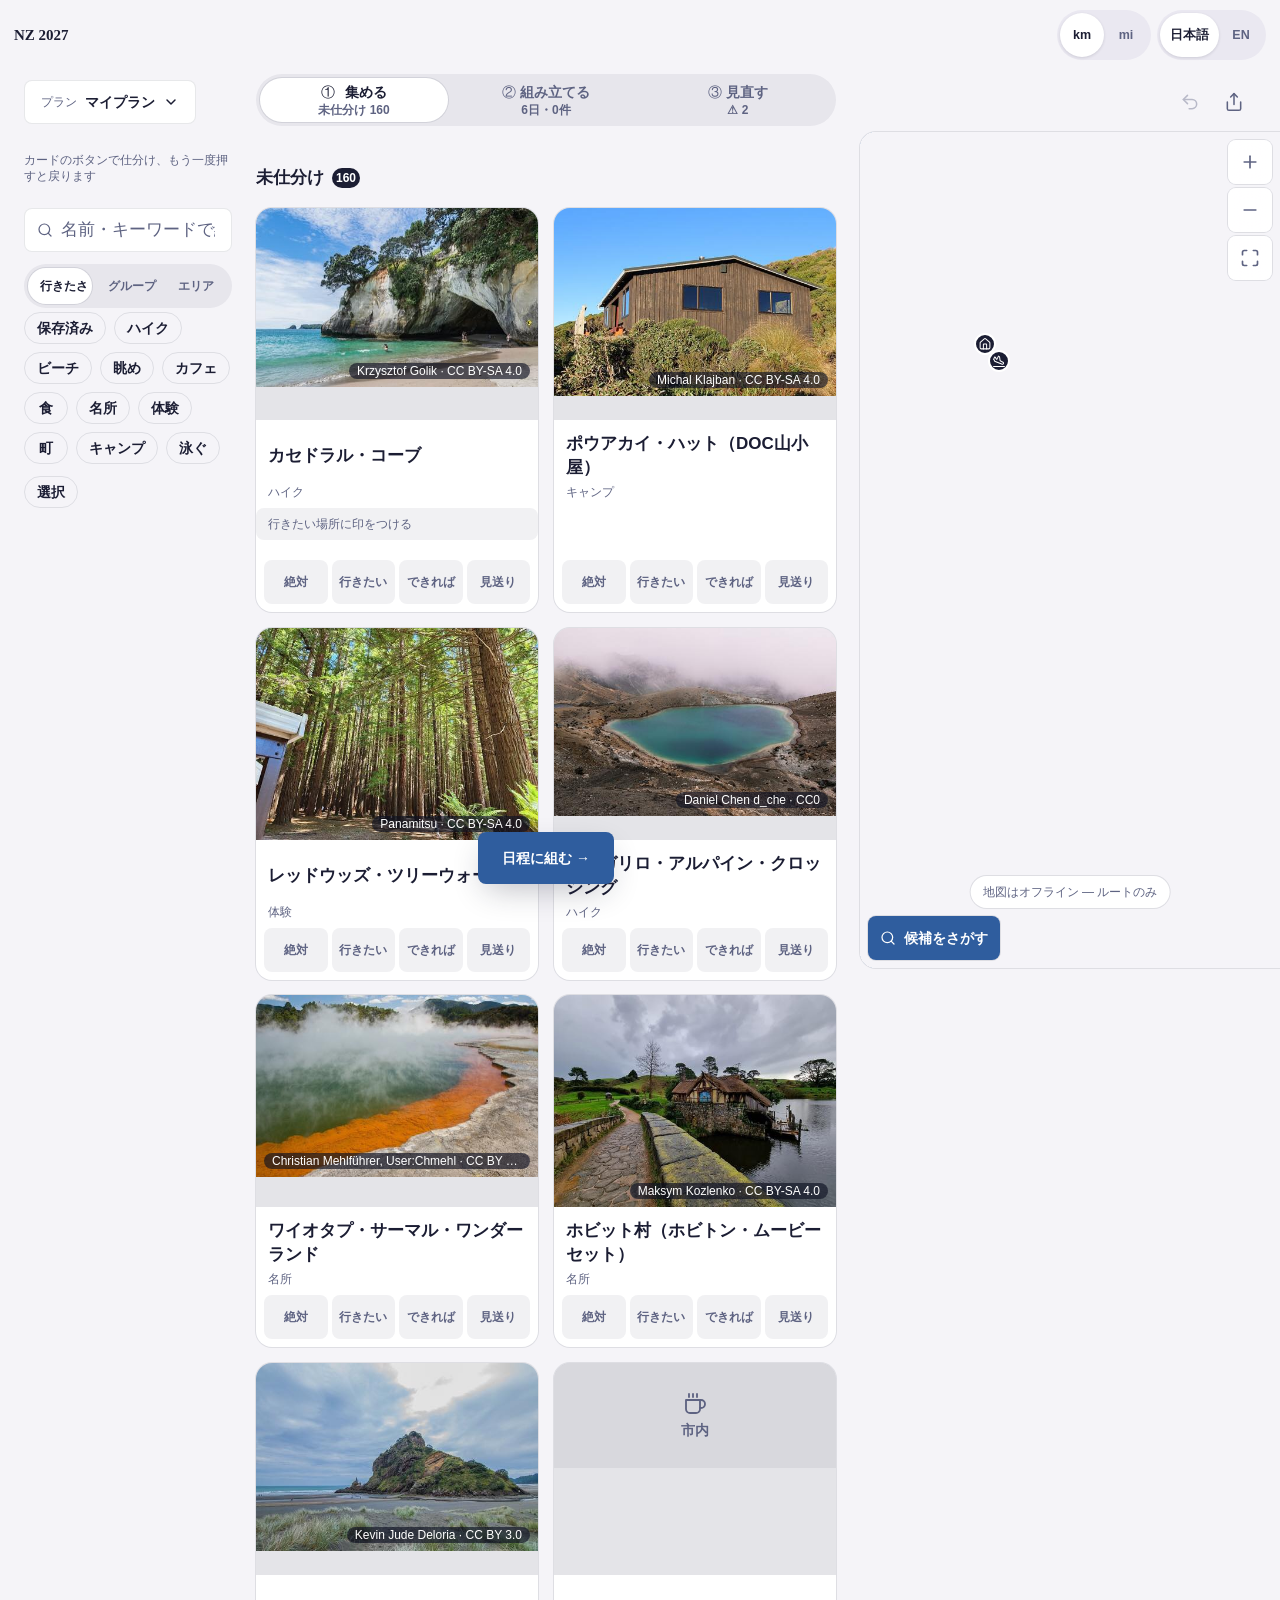
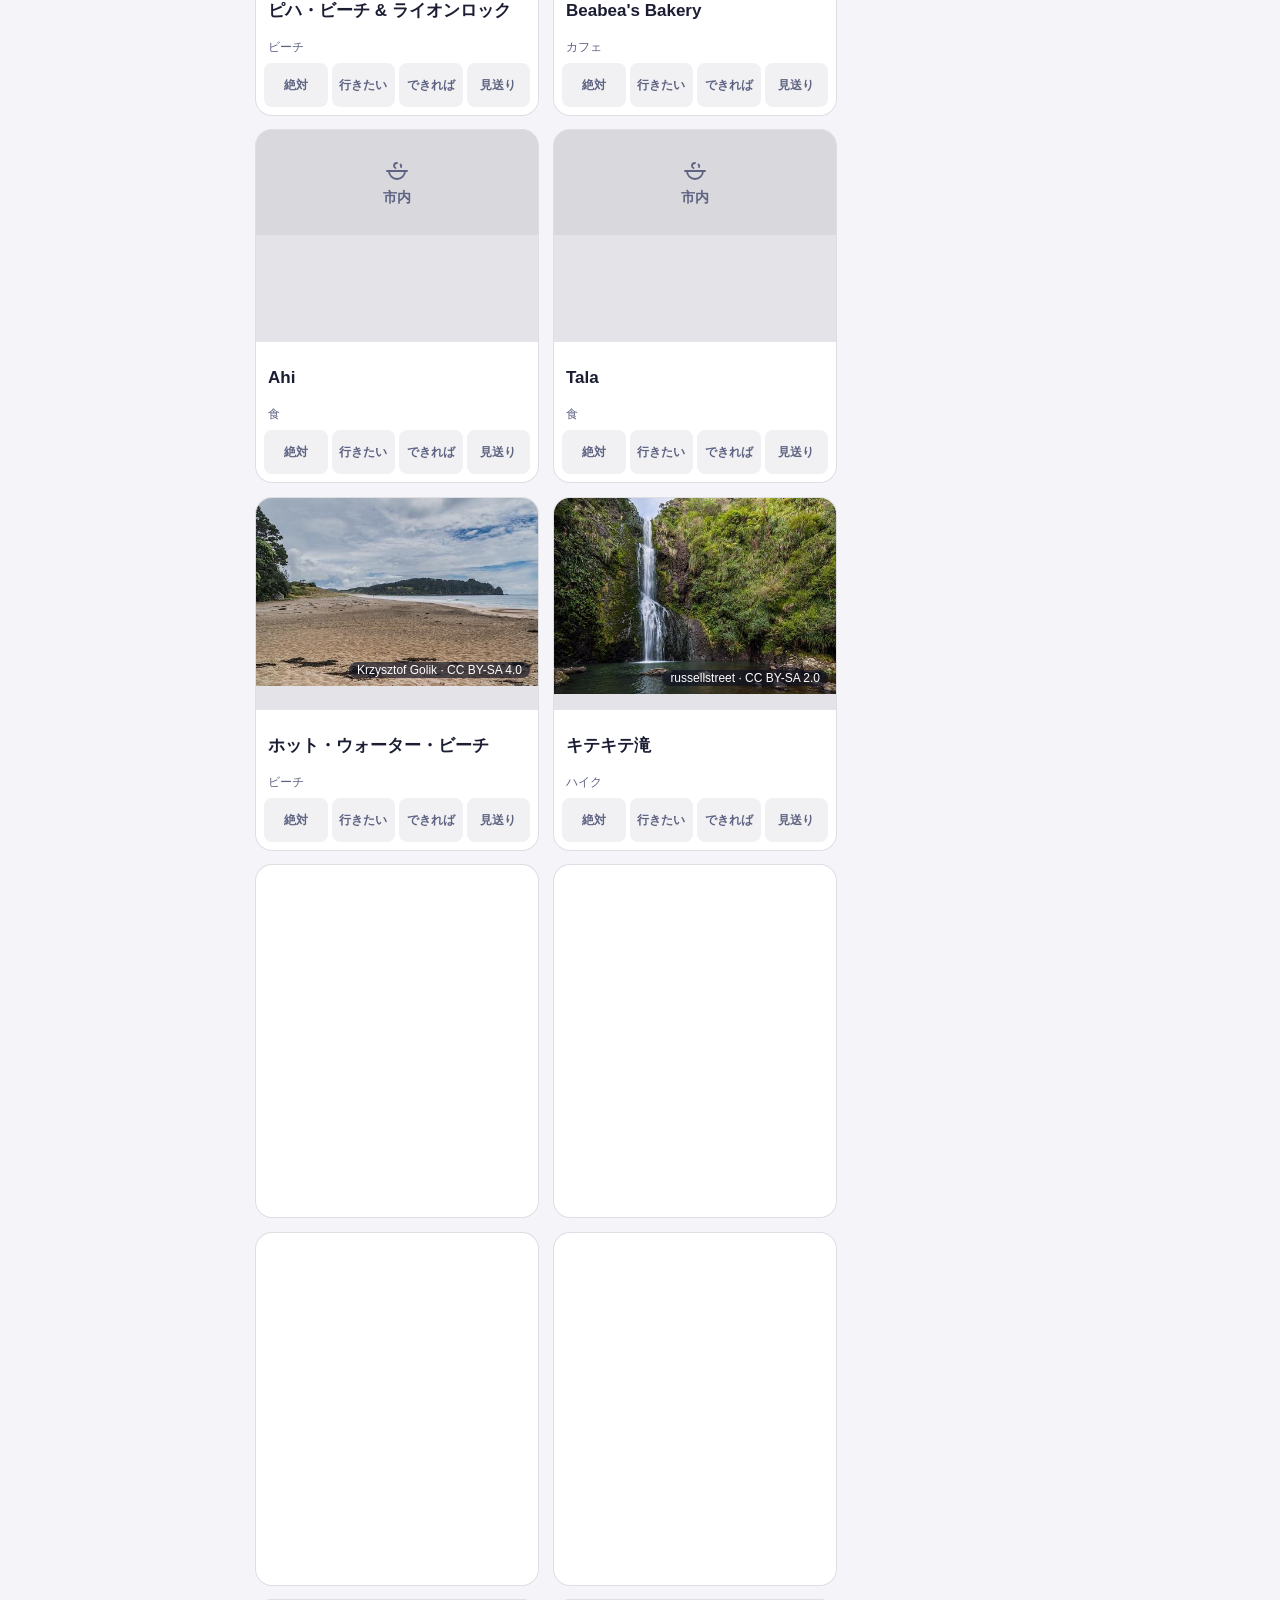
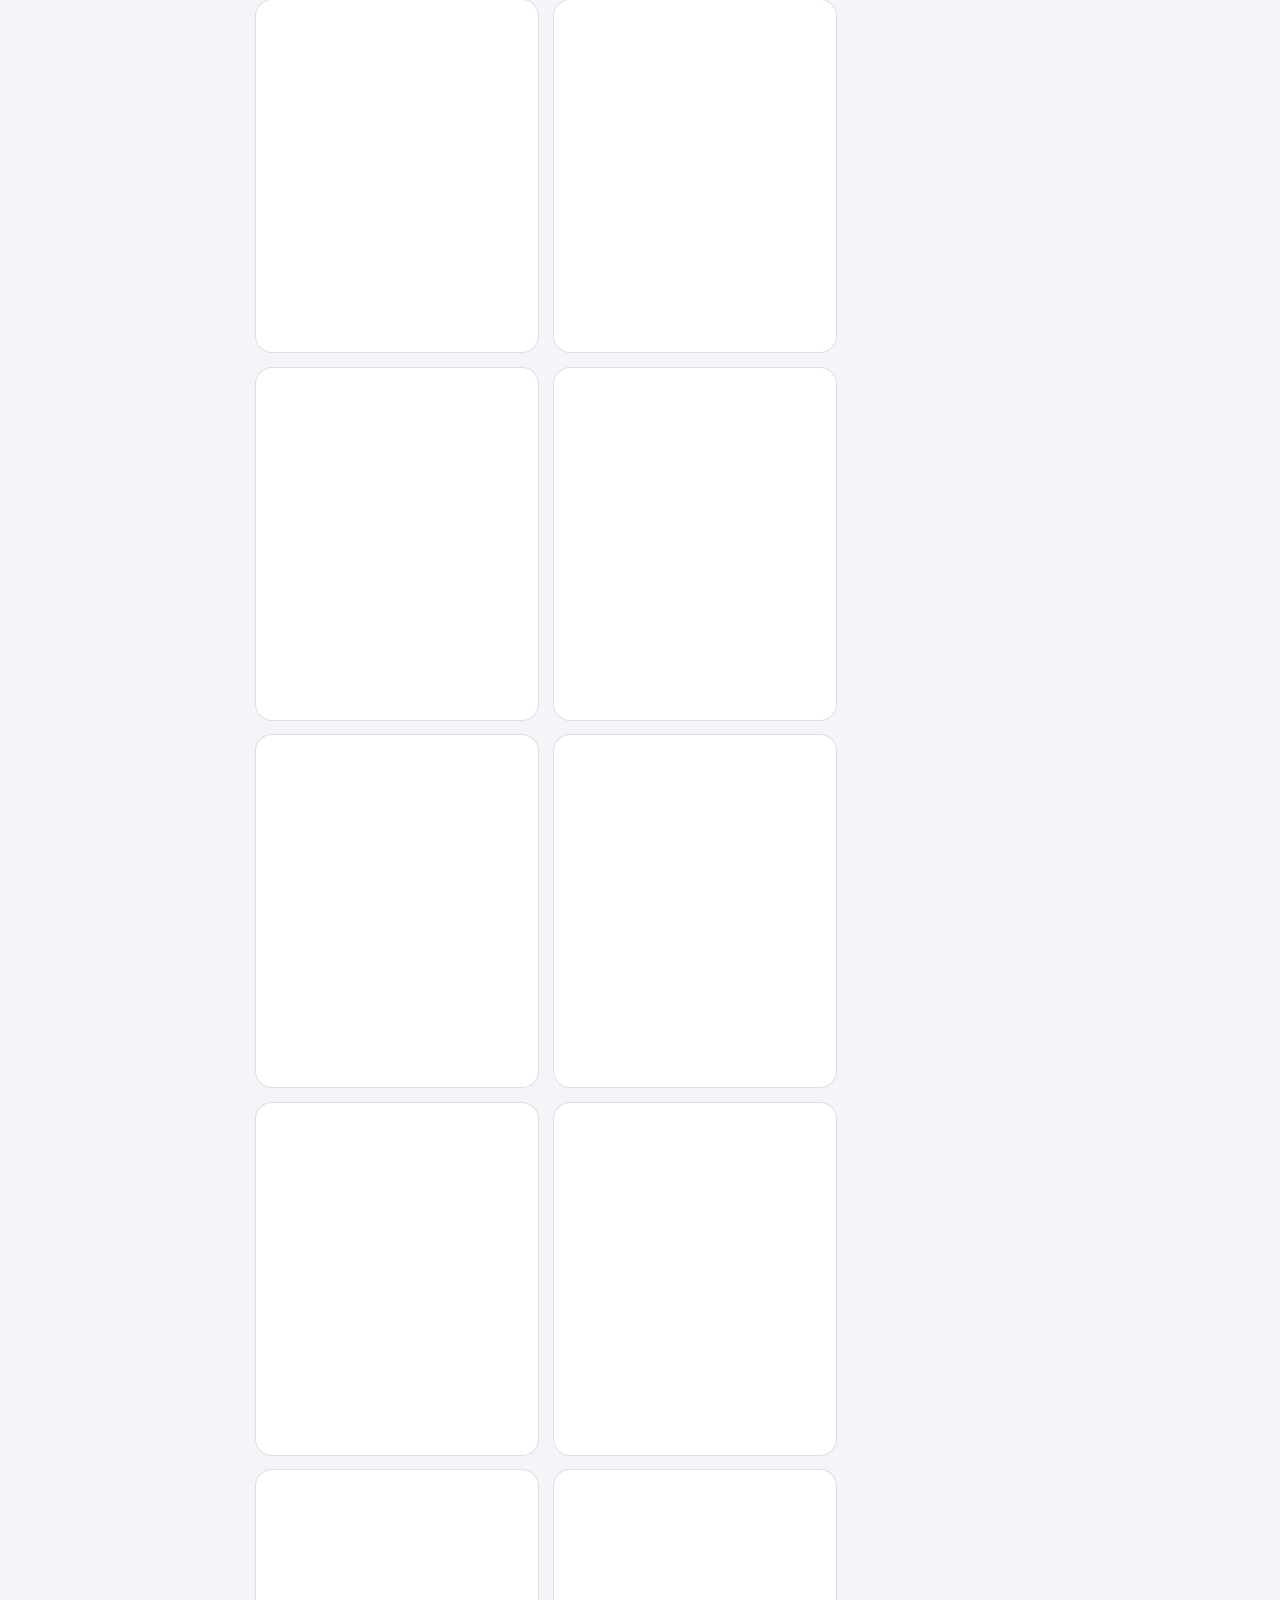
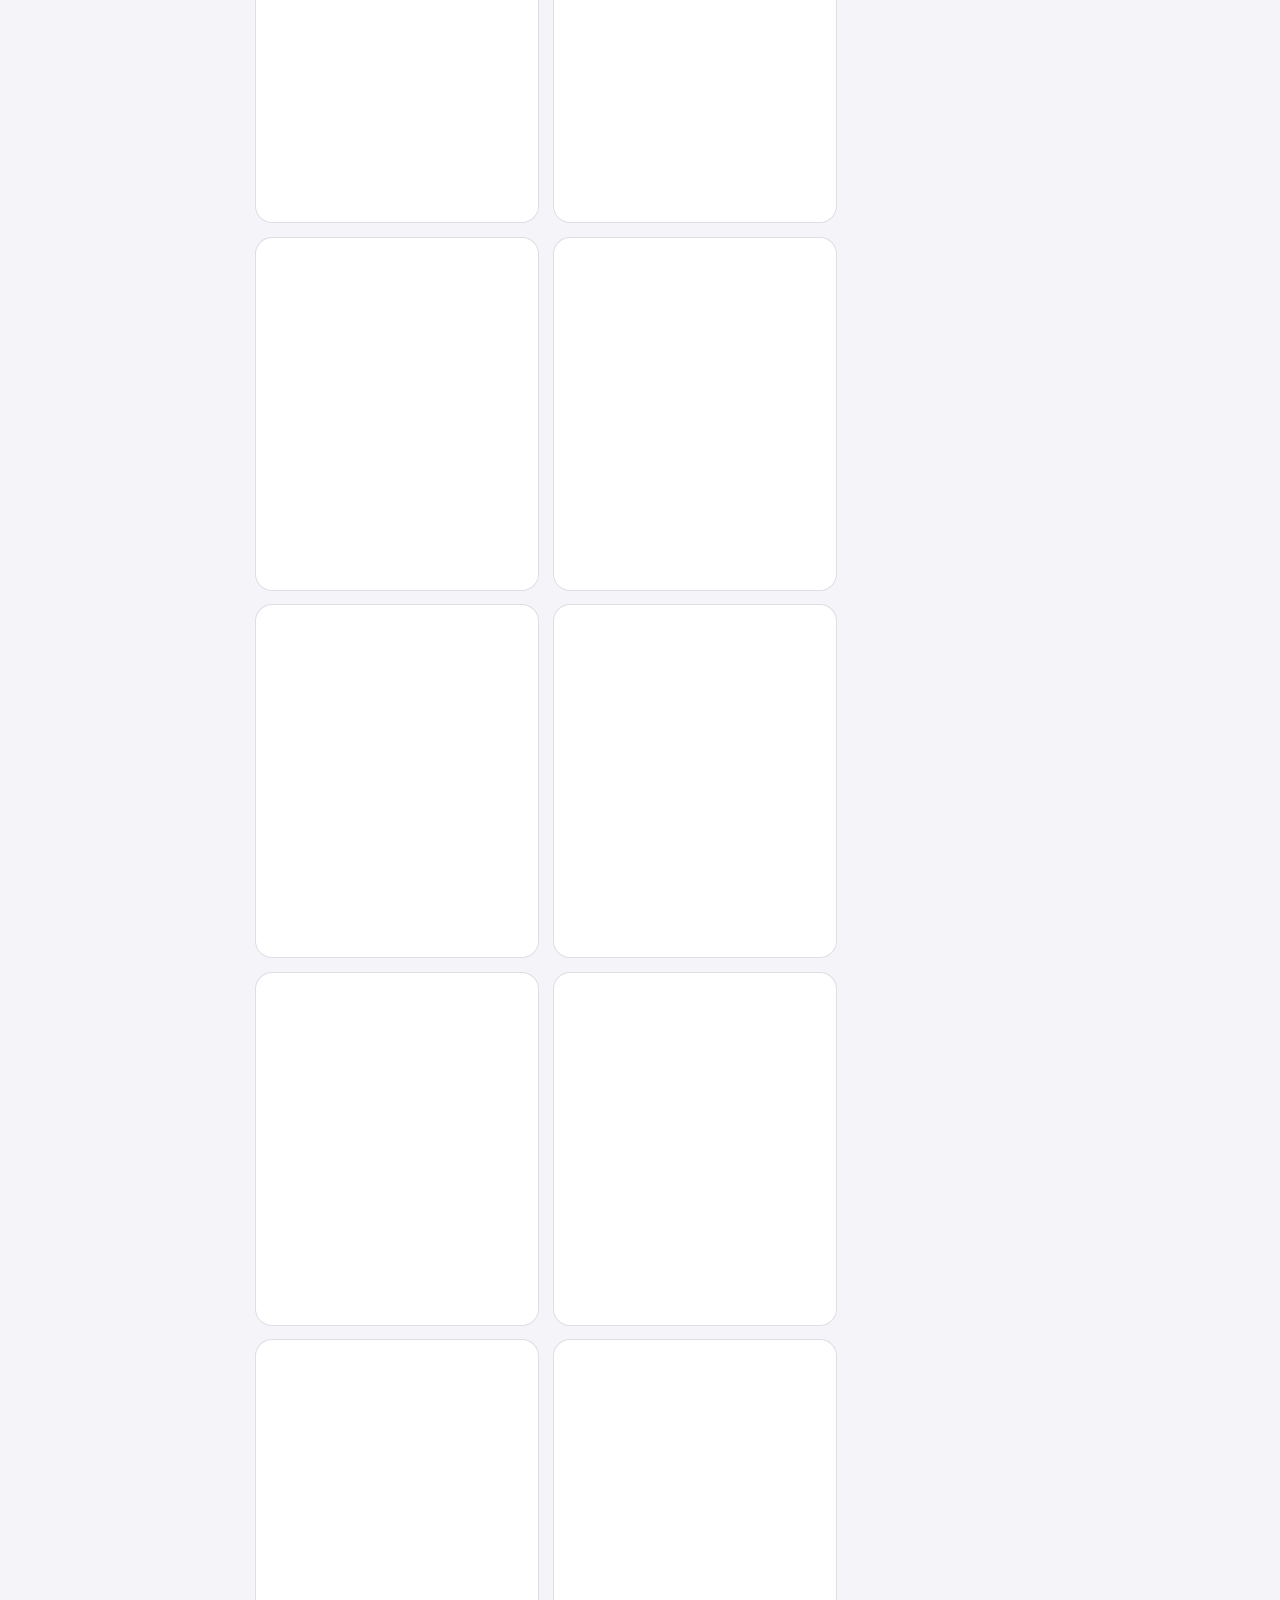
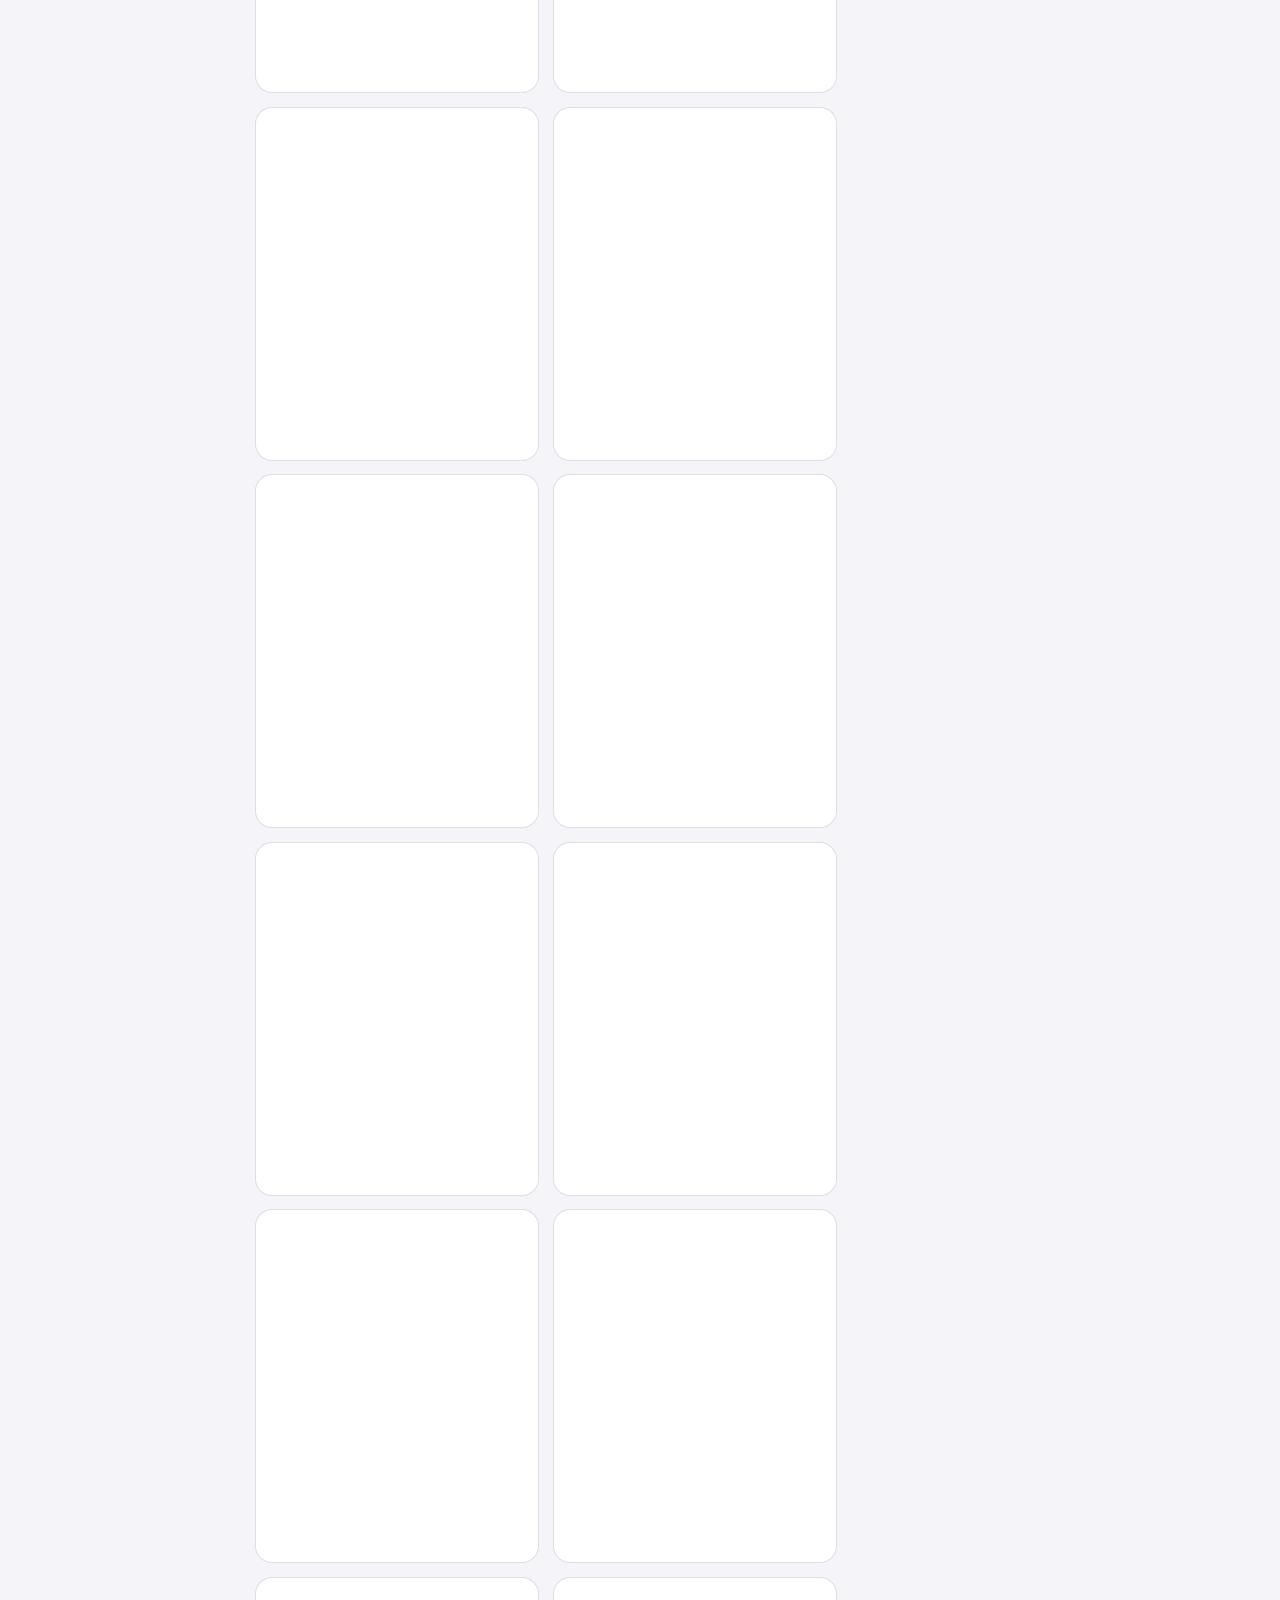
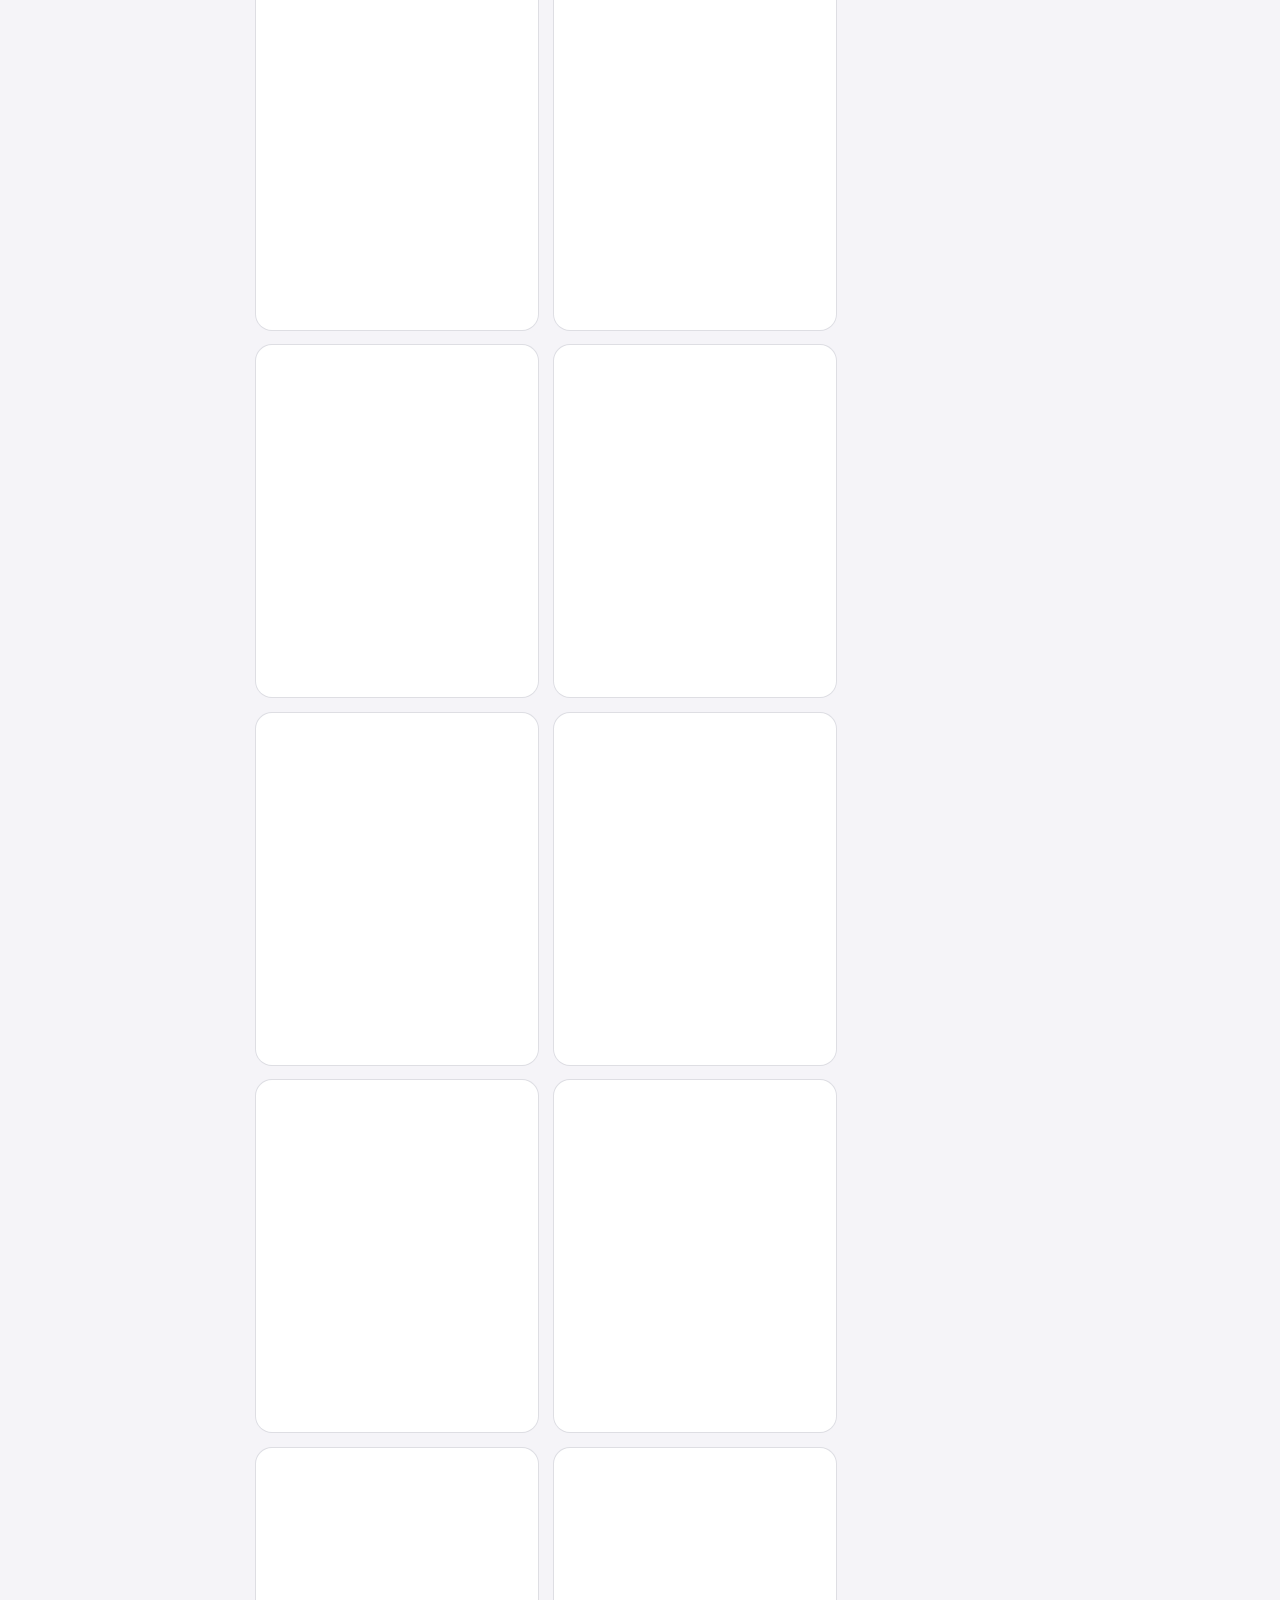
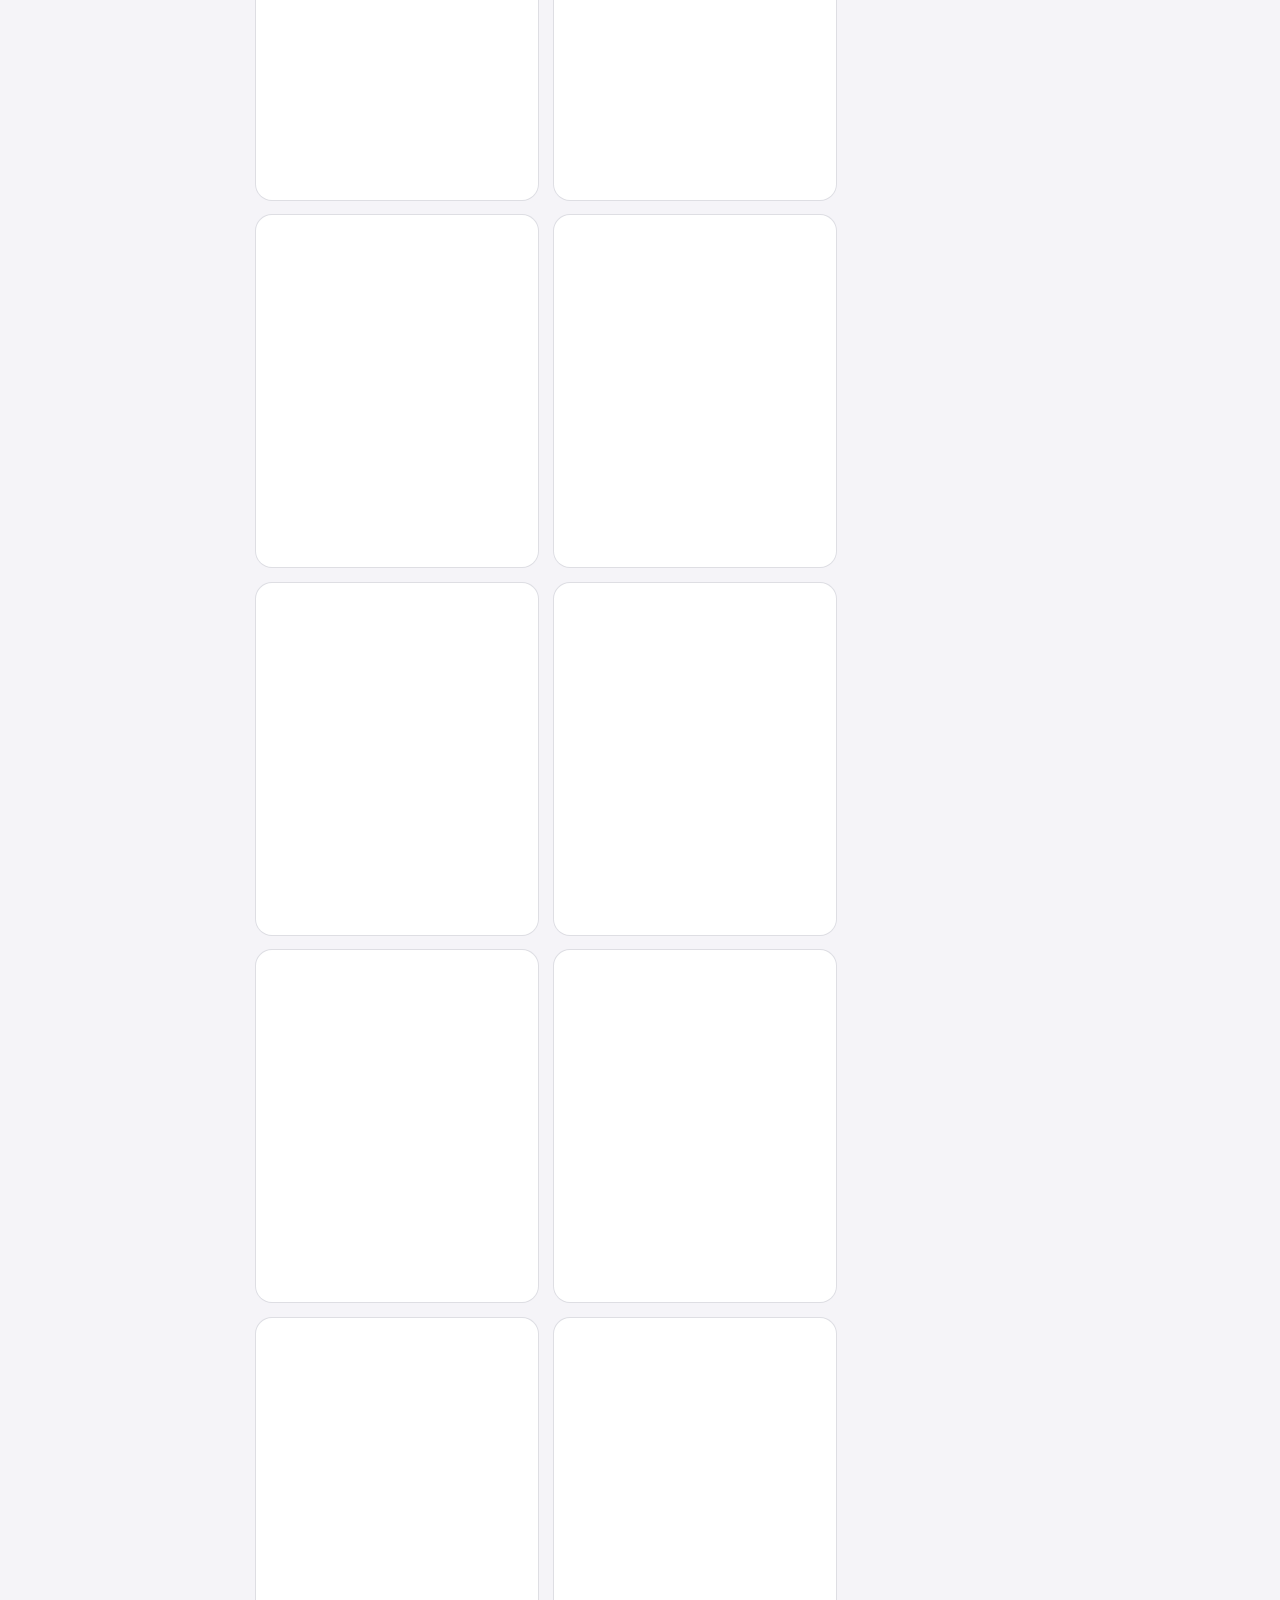
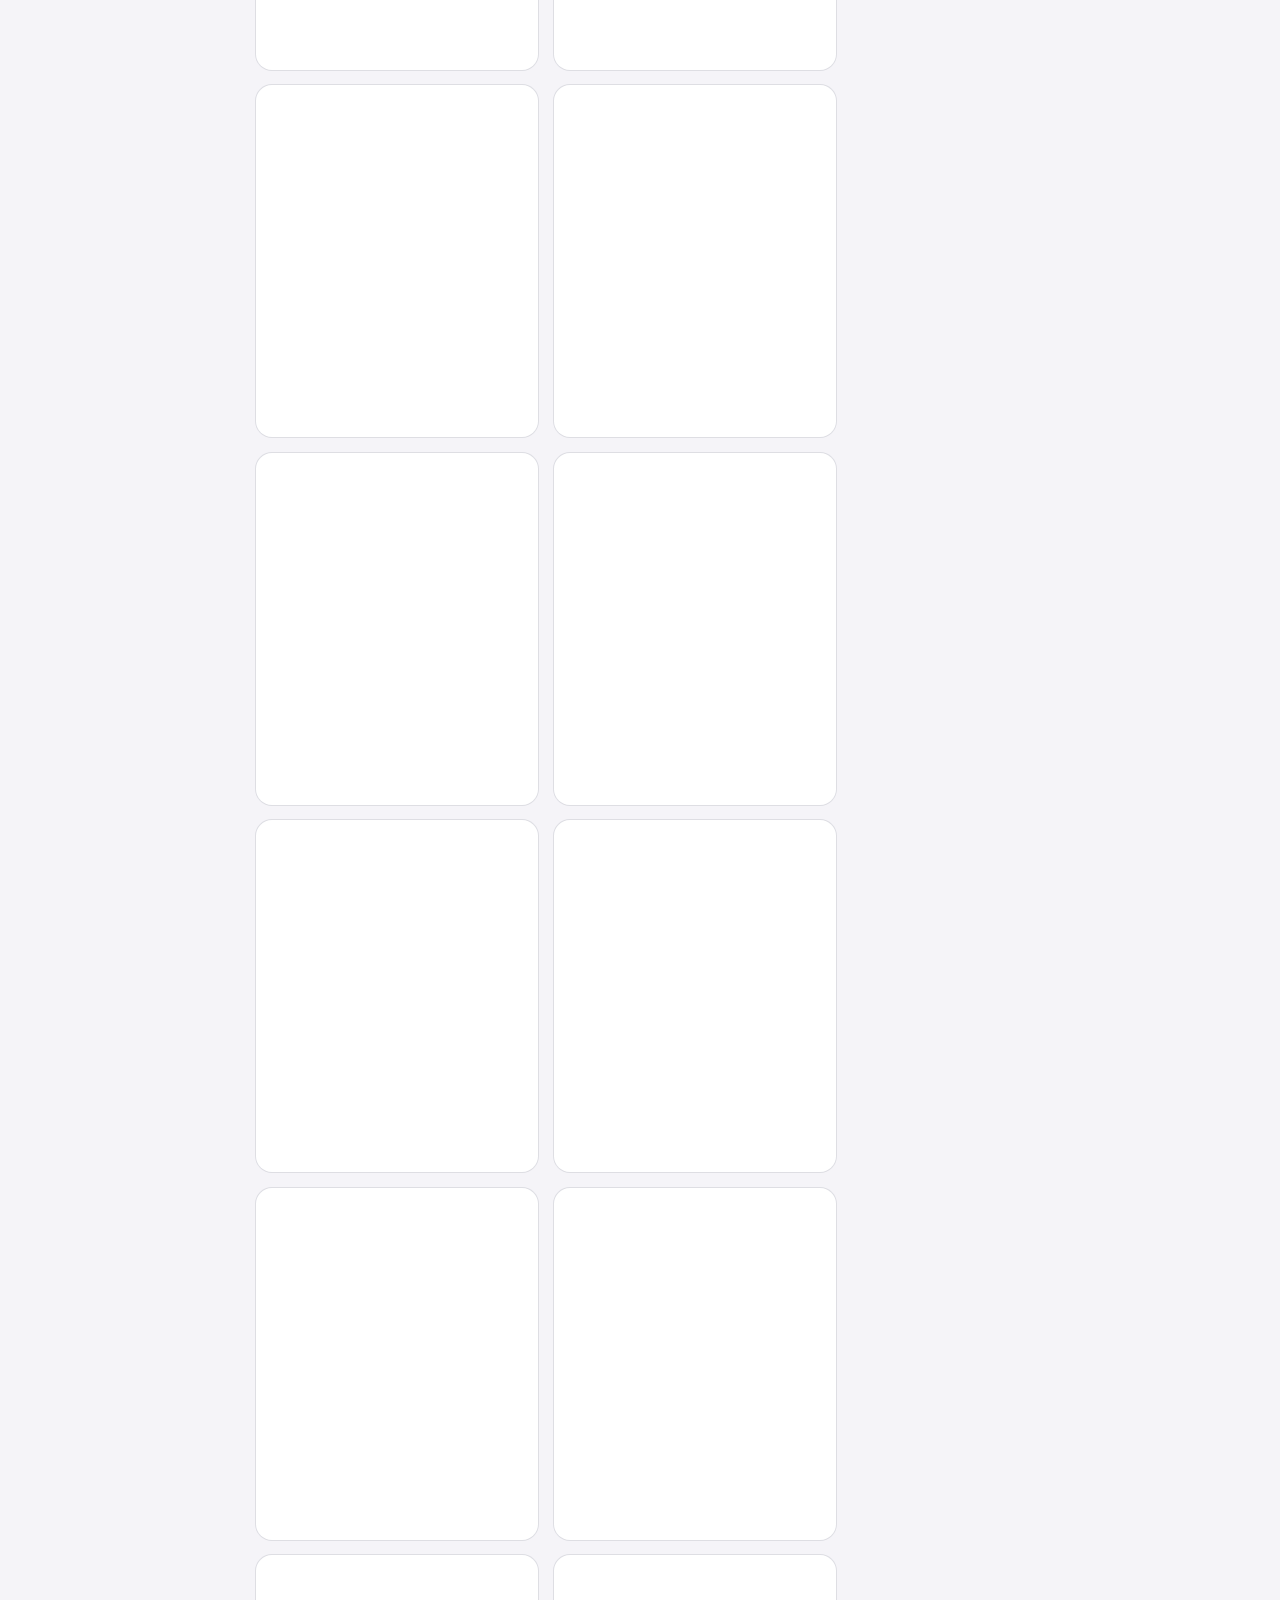
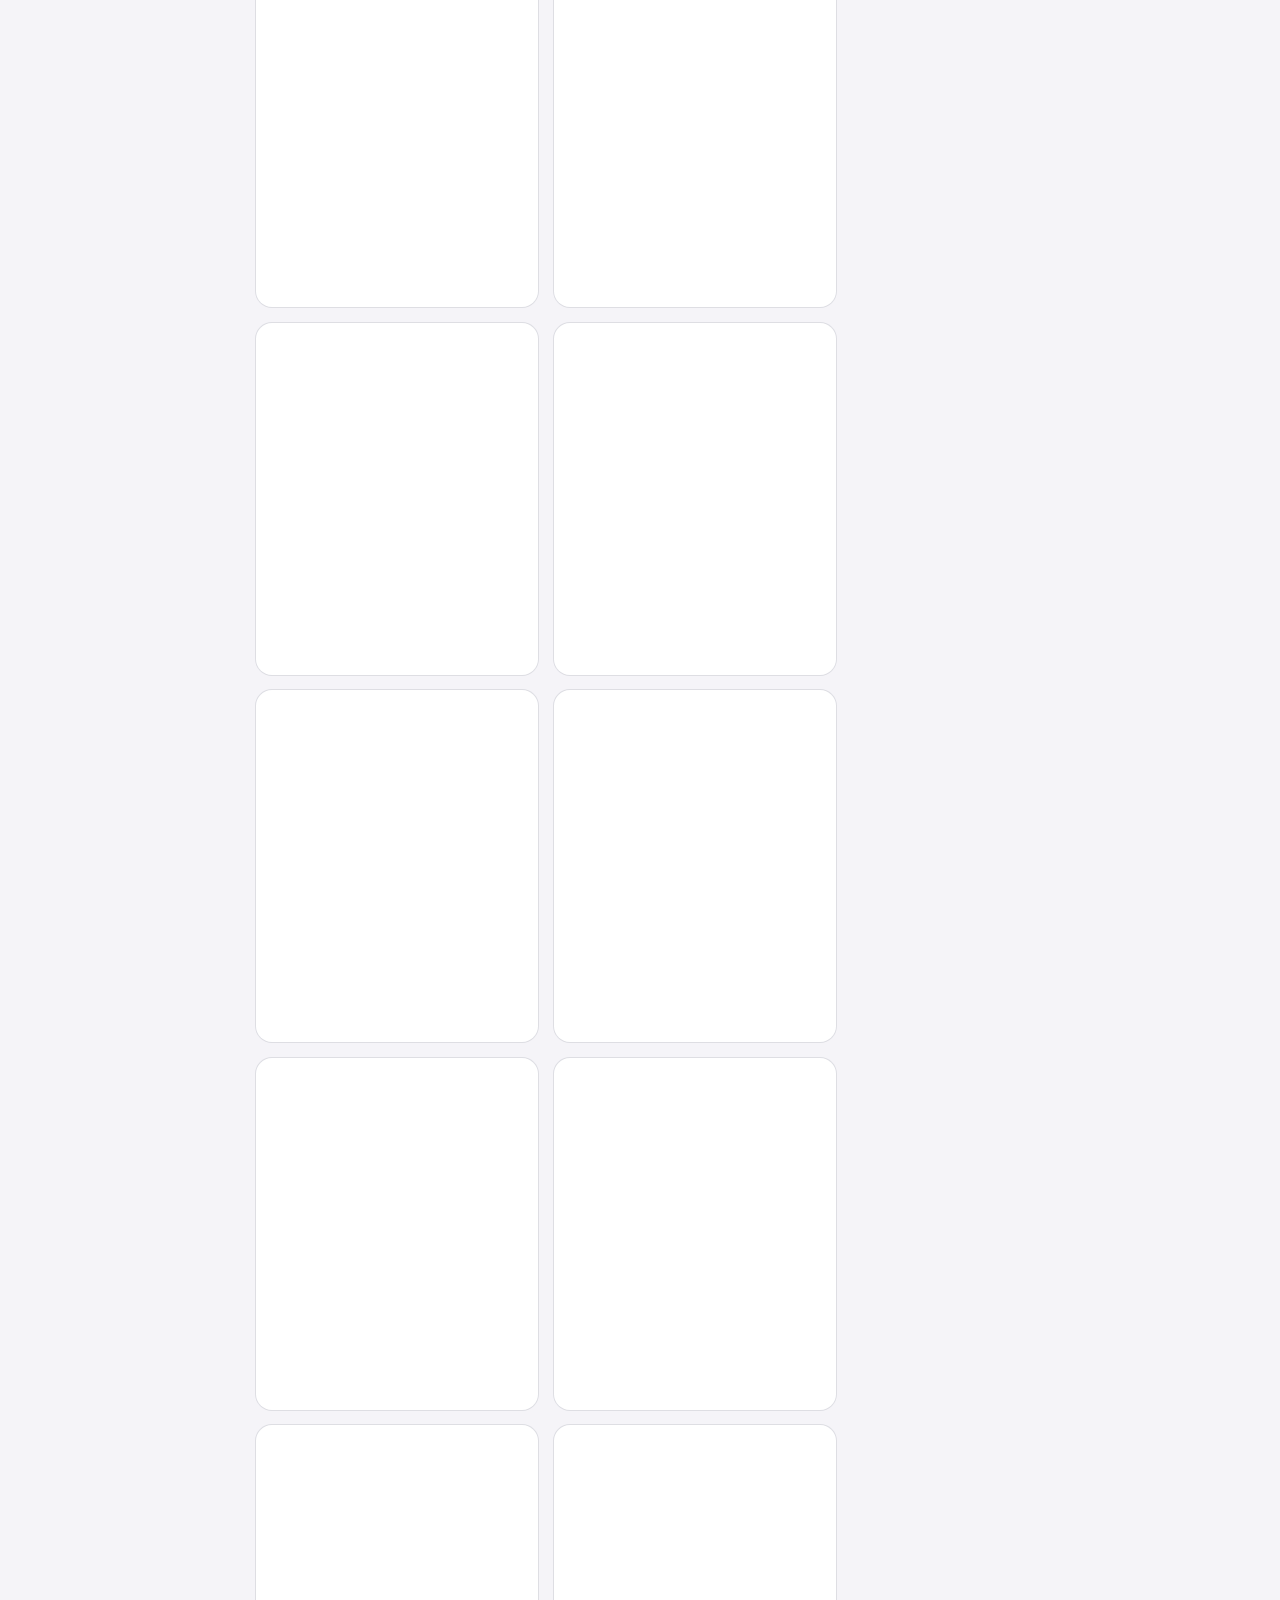
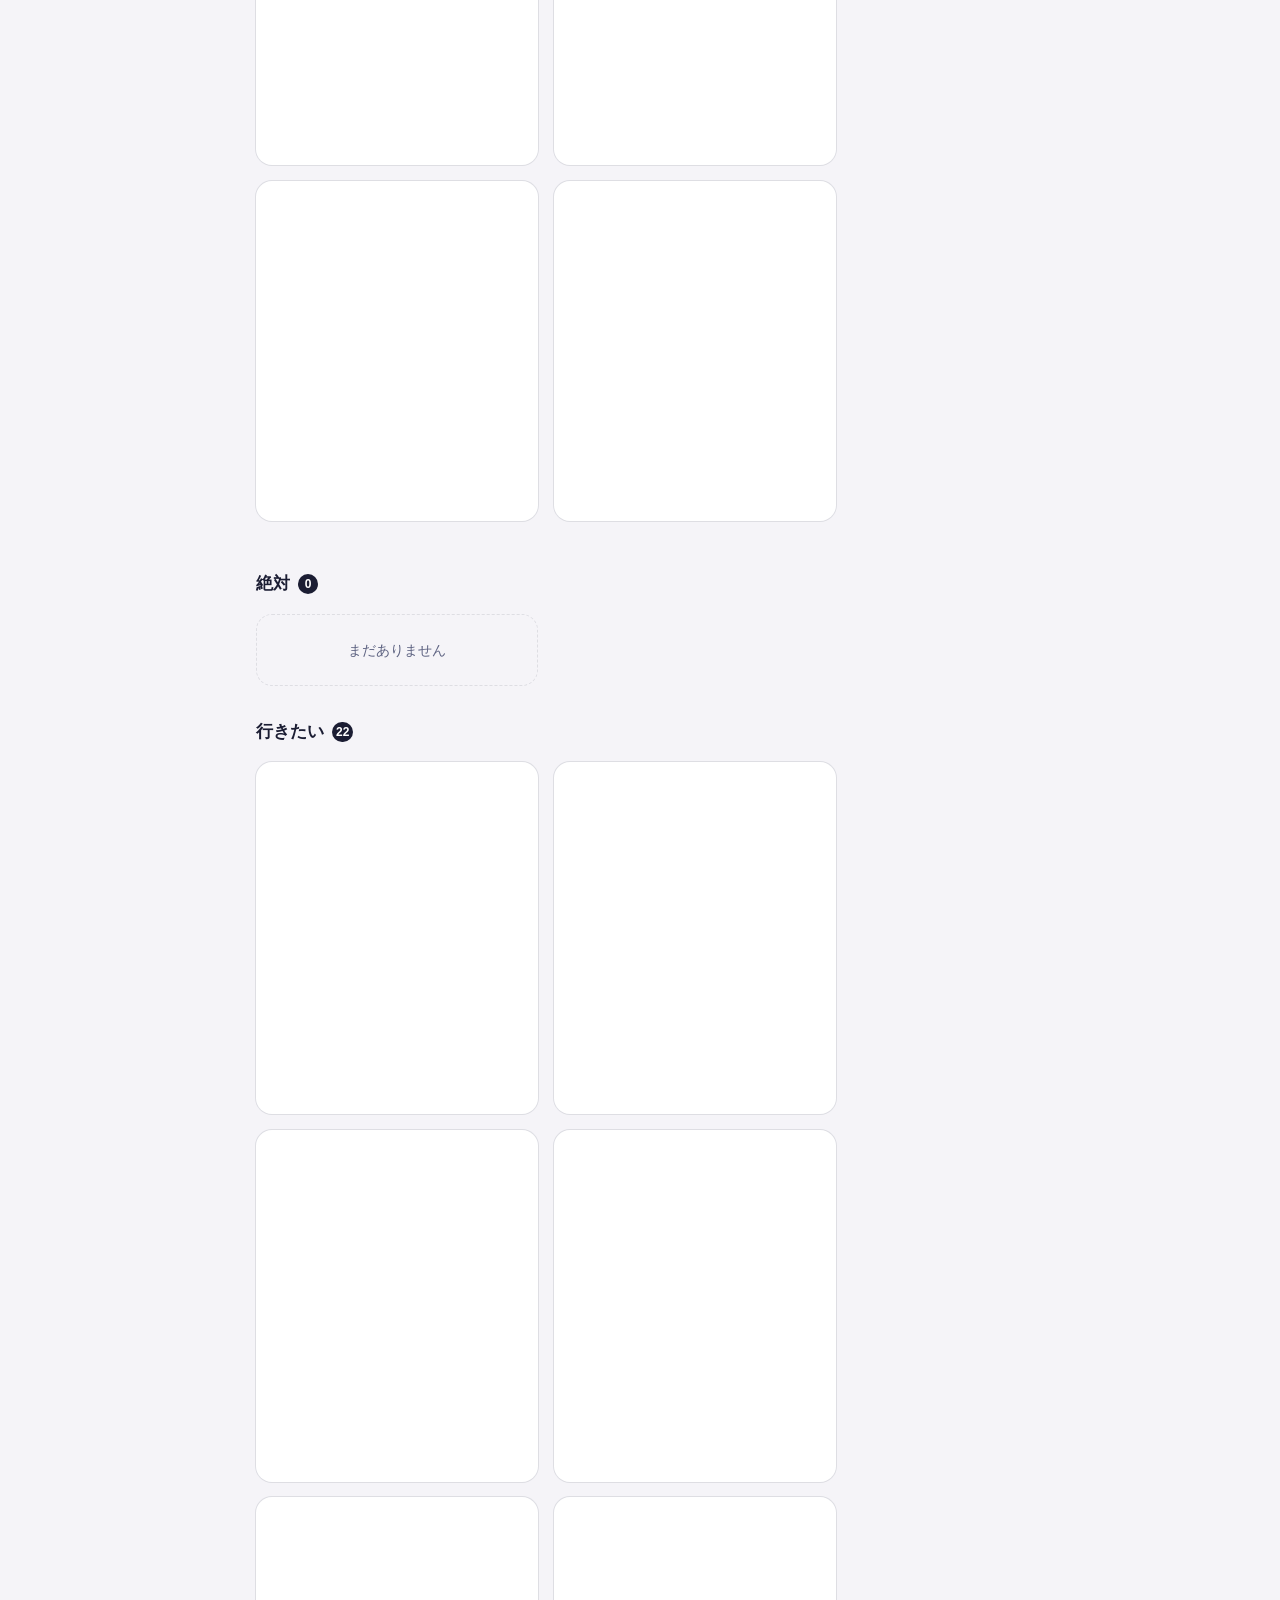
<file: index.html>
<!doctype html>
<html lang="ja" data-place="nz" class="nojs">
<head>
<meta charset="utf-8">
<script>
/* The book's bootstrap: drop the no-JS layout before first paint. If the planner has not built
   itself 8 s later (a failed script, a thrown error), say so instead of a skeleton forever. */
document.documentElement.className='js-tabs';
setTimeout(function(){ if(document.querySelector('.pl-skel')) document.documentElement.classList.add('pl-failed'); },8000);
addEventListener('error',function(e){ if(e.target&&e.target.tagName==='SCRIPT'&&document.querySelector('.pl-skel')) document.documentElement.classList.add('pl-failed'); },true);
</script>
<meta name="viewport" content="width=device-width,initial-scale=1,viewport-fit=cover">
<meta name="theme-color" content="#f5f4f8">
<meta name="apple-mobile-web-app-capable" content="yes">
<meta name="apple-mobile-web-app-status-bar-style" content="default">
<title>NZ 2027 プランナー</title>
<meta name="description" content="ニュージーランド 2027・6日間の旅のプランナー。日ごとの予定、地図、候補、移動時間。">
<meta property="og:type" content="website">
<meta property="og:title" content="NZ 2027 ・ 6日間のプラン">
<meta property="og:description" content="オークランドとタラナキ、6日間の予定と候補。">
<meta property="og:url" content="https://huangwaylon.github.io/nz-planner/">
<meta property="og:image" content="https://huangwaylon.github.io/nz-planner/images/og.jpg">
<meta property="og:image:width" content="1200"><meta property="og:image:height" content="630">
<meta name="twitter:card" content="summary_large_image">
<link rel="manifest" href="manifest.webmanifest">
<link rel="apple-touch-icon" href="icon-180.png">
<link rel="preload" href="data/nz/places.json" as="fetch" crossorigin>
<link rel="preload" href="data/nz/plans.json" as="fetch" crossorigin>
<link rel="stylesheet" href="poc.css">
<link rel="stylesheet" href="planner.css">
</head>
<body>
<!-- The book's sprite ids (copied verbatim), plus the planner's own at the end. -->
<svg width="0" height="0" style="position:absolute;width:0;height:0;overflow:hidden" aria-hidden="true" focusable="false">
  <defs>
    <symbol id="i-car" viewBox="0 0 24 24" fill="none" stroke="currentColor" stroke-width="1.85" stroke-linecap="round" stroke-linejoin="round"><path d="M19 17h2c.6 0 1-.4 1-1v-3c0-.9-.7-1.7-1.5-1.9C18.7 10.6 16 10 16 10s-1.3-1.4-2.2-2.3c-.5-.4-1.1-.7-1.8-.7H5c-.6 0-1.1.4-1.4.9l-1.4 2.9A3.7 3.7 0 0 0 2 12v4c0 .6.4 1 1 1h2"/><circle cx="7" cy="17" r="2"/><path d="M9 17h6"/><circle cx="17" cy="17" r="2"/></symbol>
    <symbol id="i-calendar" viewBox="0 0 24 24" fill="none" stroke="currentColor" stroke-width="1.85" stroke-linecap="round" stroke-linejoin="round"><path d="M8 2v4"/><path d="M16 2v4"/><rect width="18" height="18" x="3" y="4" rx="2"/><path d="M3 10h18"/><path d="M8 14h.01"/><path d="M12 14h.01"/><path d="M16 14h.01"/><path d="M8 18h.01"/><path d="M12 18h.01"/><path d="M16 18h.01"/></symbol>
    <symbol id="i-chevron-down" viewBox="0 0 24 24" fill="none" stroke="currentColor" stroke-width="2.2" stroke-linecap="round" stroke-linejoin="round"><path d="m6 9 6 6 6-6"/></symbol>
    <symbol id="i-map" viewBox="0 0 24 24" fill="none" stroke="currentColor" stroke-width="1.85" stroke-linecap="round" stroke-linejoin="round"><path d="M14.106 5.553a2 2 0 0 0 1.788 0l3.659-1.83A1 1 0 0 1 21 4.619v12.764a1 1 0 0 1-.553.894l-4.553 2.277a2 2 0 0 1-1.788 0l-4.212-2.106a2 2 0 0 0-1.788 0l-3.659 1.83A1 1 0 0 1 3 19.381V6.618a1 1 0 0 1 .553-.894l4.553-2.277a2 2 0 0 1 1.788 0z"/><path d="M15 5.764v15"/><path d="M9 3.236v15"/></symbol>
    <symbol id="i-minus" viewBox="0 0 24 24" fill="none" stroke="currentColor" stroke-width="2" stroke-linecap="round" stroke-linejoin="round"><path d="M5 12h14"/></symbol>
    <symbol id="i-plus" viewBox="0 0 24 24" fill="none" stroke="currentColor" stroke-width="2" stroke-linecap="round" stroke-linejoin="round"><path d="M12 5v14"/><path d="M5 12h14"/></symbol>
    <symbol id="i-x" viewBox="0 0 24 24" fill="none" stroke="currentColor" stroke-width="2.2" stroke-linecap="round" stroke-linejoin="round"><path d="M18 6 6 18M6 6l12 12"/></symbol>
    <symbol id="i-fit" viewBox="0 0 24 24" fill="none" stroke="currentColor" stroke-width="2" stroke-linecap="round" stroke-linejoin="round"><path d="M8 3H5a2 2 0 0 0-2 2v3"/><path d="M21 8V5a2 2 0 0 0-2-2h-3"/><path d="M3 16v3a2 2 0 0 0 2 2h3"/><path d="M16 21h3a2 2 0 0 0 2-2v-3"/></symbol>
    <symbol id="i-walk" viewBox="0 0 24 24" fill="none" stroke="currentColor" stroke-width="1.85" stroke-linecap="round" stroke-linejoin="round"><circle cx="13" cy="4" r="1.6"/><path d="m9 20 3-6 2 3v4"/><path d="M7 11l3-3 4 1 2 4"/><path d="M12 14l-1-5"/></symbol>
    <symbol id="i-plane" viewBox="0 0 24 24" fill="none" stroke="currentColor" stroke-width="1.85" stroke-linecap="round" stroke-linejoin="round"><path d="M17.8 19.2 16 11l3.5-3.5C21 6 21.5 4 21 3c-1-.5-3 0-4.5 1.5L13 8 4.8 6.2c-.5-.1-.9.1-1.1.5l-.3.5c-.2.5-.1 1 .3 1.3L9 12l-2 3H4l-1 1 3 2 2 3 1-1v-3l3-2 3.5 5.3c.3.4.8.5 1.3.3l.5-.2c.4-.3.6-.7.5-1.2z"/></symbol>
    <symbol id="i-more" viewBox="0 0 24 24" fill="currentColor"><circle cx="5" cy="12" r="1.8"/><circle cx="12" cy="12" r="1.8"/><circle cx="19" cy="12" r="1.8"/></symbol>
    <symbol id="i-mountain" viewBox="0 0 24 24" fill="none" stroke="currentColor" stroke-width="1.85" stroke-linecap="round" stroke-linejoin="round"><path d="m8 3 4 8 5-5 5 15H2L8 3z"/></symbol>
    <symbol id="i-waves" viewBox="0 0 24 24" fill="none" stroke="currentColor" stroke-width="1.85" stroke-linecap="round" stroke-linejoin="round"><path d="M2 6c.6.5 1.2 1 2.5 1C7 7 7 5 9.5 5c2.6 0 2.4 2 5 2 2.5 0 2.5-2 5-2 1.3 0 1.9.5 2.5 1"/><path d="M2 12c.6.5 1.2 1 2.5 1 2.5 0 2.5-2 5-2 2.6 0 2.4 2 5 2 2.5 0 2.5-2 5-2 1.3 0 1.9.5 2.5 1"/><path d="M2 18c.6.5 1.2 1 2.5 1 2.5 0 2.5-2 5-2 2.6 0 2.4 2 5 2 2.5 0 2.5-2 5-2 1.3 0 1.9.5 2.5 1"/></symbol>
    <symbol id="i-teacup" viewBox="0 0 24 24" fill="none" stroke="currentColor" stroke-width="1.85" stroke-linecap="round" stroke-linejoin="round"><path d="M17 8h1a4 4 0 0 1 0 8h-1"/><path d="M3 8h14v9a4 4 0 0 1-4 4H7a4 4 0 0 1-4-4Z"/><path d="M6 2v3"/><path d="M10 2v3"/><path d="M14 2v3"/></symbol>
    <symbol id="i-tent" viewBox="0 0 24 24" fill="none" stroke="currentColor" stroke-width="1.85" stroke-linecap="round" stroke-linejoin="round"><path d="M3.5 21 14 3"/><path d="M20.5 21 10 3"/><path d="M15.5 21 12 15l-3.5 6"/><path d="M2 21h20"/></symbol>
    <symbol id="i-sunset" viewBox="0 0 24 24" fill="none" stroke="currentColor" stroke-width="1.85" stroke-linecap="round" stroke-linejoin="round"><path d="M12 10V2"/><path d="m4.93 10.93 1.41 1.41"/><path d="M2 18h2"/><path d="M20 18h2"/><path d="m19.07 10.93-1.41 1.41"/><path d="M22 22H2"/><path d="m8 6 4-4 4 4"/><path d="M16 18a4 4 0 0 0-8 0"/></symbol>
    <symbol id="i-sparkles" viewBox="0 0 24 24" fill="none" stroke="currentColor" stroke-width="1.85" stroke-linecap="round" stroke-linejoin="round"><path d="M9.937 15.5A2 2 0 0 0 8.5 14.063l-6.135-1.582a.5.5 0 0 1 0-.962L8.5 9.937A2 2 0 0 0 9.937 8.5l1.582-6.135a.5.5 0 0 1 .962 0L14.063 8.5A2 2 0 0 0 15.5 9.937l6.135 1.581a.5.5 0 0 1 0 .964L15.5 14.063a2 2 0 0 0-1.437 1.437l-1.582 6.135a.5.5 0 0 1-.962 0z"/><path d="M20 3v4"/><path d="M22 5h-4"/><path d="M4 17v2"/><path d="M5 18H3"/></symbol>
    <symbol id="i-droplets" viewBox="0 0 24 24" fill="none" stroke="currentColor" stroke-width="1.85" stroke-linecap="round" stroke-linejoin="round"><path d="M7 16.3c2.2 0 4-1.83 4-4.05 0-1.16-.57-2.26-1.71-3.19S7.29 4.8 7 3.5c-.29 1.3-1.15 2.84-2.29 3.75S3 11.1 3 12.25c0 2.22 1.8 4.05 4 4.05z"/><path d="M12.56 6.6A10.97 10.97 0 0 0 14 3.02c.5 2.5 2 4.9 4 6.5s3 3.5 3 5.5a4.16 4.16 0 0 1-7.33 2.66"/></symbol>
    <symbol id="i-bowl" viewBox="0 0 24 24" fill="none" stroke="currentColor" stroke-width="1.85" stroke-linecap="round" stroke-linejoin="round"><path d="M2 12h20"/><path d="M20 12a8 8 0 0 1-16 0"/><path d="M12 4a3 3 0 0 0-3 3c0 1 .5 1.5 1.5 2"/><path d="M15.5 5.5c.8.6 1 1.4.5 2.5"/></symbol>
    <symbol id="i-building" viewBox="0 0 24 24" fill="none" stroke="currentColor" stroke-width="1.85" stroke-linecap="round" stroke-linejoin="round"><path d="M6 22V4a2 2 0 0 1 2-2h8a2 2 0 0 1 2 2v18Z"/><path d="M6 12H4a2 2 0 0 0-2 2v6a2 2 0 0 0 2 2h2"/><path d="M18 9h2a2 2 0 0 1 2 2v9a2 2 0 0 1-2 2h-2"/><path d="M10 6h4"/><path d="M10 10h4"/><path d="M10 14h4"/><path d="M10 18h4"/></symbol>
    <symbol id="i-plane-landing" viewBox="0 0 24 24" fill="none" stroke="currentColor" stroke-width="1.85" stroke-linecap="round" stroke-linejoin="round"><path d="M2 22h20"/><path d="M3.77 10.77 2 9l2-4.5 1.1.55c.55.28.9.83.9 1.45s.35 1.17.9 1.45L8 9l3-6 1.05.53a2 2 0 0 1 1.09 1.52l.72 5.4a2 2 0 0 0 1.09 1.52l4.4 2.27c.85.44 1.3 1.4 1.06 2.33a1.93 1.93 0 0 1-2.46 1.39L4 12.5"/></symbol>
    <symbol id="i-trash" viewBox="0 0 24 24" fill="none" stroke="currentColor" stroke-width="1.85" stroke-linecap="round" stroke-linejoin="round"><path d="M3 6h18"/><path d="M19 6v14a2 2 0 0 1-2 2H7a2 2 0 0 1-2-2V6"/><path d="M8 6V4a2 2 0 0 1 2-2h4a2 2 0 0 1 2 2v2"/><path d="M10 11v6"/><path d="M14 11v6"/></symbol>
    <symbol id="i-pencil" viewBox="0 0 24 24" fill="none" stroke="currentColor" stroke-width="1.85" stroke-linecap="round" stroke-linejoin="round"><path d="M21.174 6.812a1 1 0 0 0-3.986-3.987L3.842 16.174a2 2 0 0 0-.5.83l-1.321 4.352a.5.5 0 0 0 .623.622l4.353-1.32a2 2 0 0 0 .83-.497z"/><path d="m15 5 4 4"/></symbol>
    <symbol id="i-check" viewBox="0 0 24 24" fill="none" stroke="currentColor" stroke-width="3.2" stroke-linecap="round" stroke-linejoin="round"><path d="M4 12l5 5L20 6"/></symbol>
    <symbol id="i-camera" viewBox="0 0 24 24" fill="none" stroke="currentColor" stroke-width="1.85" stroke-linecap="round" stroke-linejoin="round"><path d="M14.5 4h-5L7 7H4a2 2 0 0 0-2 2v9a2 2 0 0 0 2 2h16a2 2 0 0 0 2-2V9a2 2 0 0 0-2-2h-3l-2.5-3z"/><circle cx="12" cy="13" r="3"/></symbol>
    <symbol id="i-chevron-right" viewBox="0 0 24 24" fill="none" stroke="currentColor" stroke-width="2" stroke-linecap="round" stroke-linejoin="round"><path d="m9 18 6-6-6-6"/></symbol>
    <symbol id="i-chevron-up" viewBox="0 0 24 24" fill="none" stroke="currentColor" stroke-width="2.2" stroke-linecap="round" stroke-linejoin="round"><path d="m18 15-6-6-6 6"/></symbol>
    <symbol id="i-sailboat" viewBox="0 0 24 24" fill="none" stroke="currentColor" stroke-width="1.85" stroke-linecap="round" stroke-linejoin="round"><path d="M22 18H2a4 4 0 0 0 4 4h12a4 4 0 0 0 4-4Z"/><path d="M21 14 10 2 3 14h18Z"/><path d="M10 2v16"/></symbol>
    <symbol id="i-sliders" viewBox="0 0 24 24" fill="none" stroke="currentColor" stroke-width="1.9" stroke-linecap="round" stroke-linejoin="round"><path d="M4 8h10"/><path d="M18 8h2"/><path d="M4 16h4"/><path d="M12 16h8"/><circle cx="16" cy="8" r="2"/><circle cx="10" cy="16" r="2"/></symbol>
    <!-- planner-only: not in the book yet; copy over at fold time -->
    <symbol id="i-home" viewBox="0 0 24 24" fill="none" stroke="currentColor" stroke-width="1.85" stroke-linecap="round" stroke-linejoin="round"><path d="M15 21v-8a1 1 0 0 0-1-1h-4a1 1 0 0 0-1 1v8"/><path d="M3 10a2 2 0 0 1 .709-1.528l7-5.999a2 2 0 0 1 2.582 0l7 5.999A2 2 0 0 1 21 10v9a2 2 0 0 1-2 2H5a2 2 0 0 1-2-2z"/></symbol>
    <symbol id="i-ticket" viewBox="0 0 24 24" fill="none" stroke="currentColor" stroke-width="1.85" stroke-linecap="round" stroke-linejoin="round"><path d="M2 9a3 3 0 0 1 0 6v2a2 2 0 0 0 2 2h16a2 2 0 0 0 2-2v-2a3 3 0 0 1 0-6V7a2 2 0 0 0-2-2H4a2 2 0 0 0-2 2Z"/><path d="M13 5v2"/><path d="M13 17v2"/><path d="M13 11v2"/></symbol>
    <symbol id="i-swap" viewBox="0 0 24 24" fill="none" stroke="currentColor" stroke-width="1.85" stroke-linecap="round" stroke-linejoin="round"><path d="M8 3 4 7l4 4"/><path d="M4 7h16"/><path d="m16 21 4-4-4-4"/><path d="M20 17H4"/></symbol>
    <symbol id="i-grip" viewBox="0 0 24 24" fill="none" stroke="currentColor" stroke-width="1.85" stroke-linecap="round" stroke-linejoin="round"><g fill="currentColor" stroke="none"><circle cx="9" cy="5" r="1.6"/><circle cx="15" cy="5" r="1.6"/><circle cx="9" cy="12" r="1.6"/><circle cx="15" cy="12" r="1.6"/><circle cx="9" cy="19" r="1.6"/><circle cx="15" cy="19" r="1.6"/></g></symbol>
    <symbol id="i-search" viewBox="0 0 24 24" fill="none" stroke="currentColor" stroke-width="1.85" stroke-linecap="round" stroke-linejoin="round"><circle cx="11" cy="11" r="8"/><path d="m21 21-4.3-4.3"/></symbol>
    <symbol id="i-share" viewBox="0 0 24 24" fill="none" stroke="currentColor" stroke-width="1.85" stroke-linecap="round" stroke-linejoin="round"><path d="M4 12v8a2 2 0 0 0 2 2h12a2 2 0 0 0 2-2v-8"/><path d="M16 6 12 2 8 6"/><path d="M12 2v13"/></symbol>
    <symbol id="i-instagram" viewBox="0 0 24 24" fill="none" stroke="currentColor" stroke-width="1.85" stroke-linecap="round" stroke-linejoin="round"><rect width="20" height="20" x="2" y="2" rx="5" ry="5"/><path d="M16 11.37A4 4 0 1 1 12.63 8 4 4 0 0 1 16 11.37z"/><path d="M17.5 6.5h.01"/></symbol>
    <symbol id="i-map-pin" viewBox="0 0 24 24" fill="none" stroke="currentColor" stroke-width="1.85" stroke-linecap="round" stroke-linejoin="round"><path d="M20 10c0 4.993-5.539 10.193-7.399 11.799a1 1 0 0 1-1.202 0C9.539 20.193 4 14.993 4 10a8 8 0 0 1 16 0"/><circle cx="12" cy="10" r="3"/></symbol>
    <symbol id="i-alert" viewBox="0 0 24 24" fill="none" stroke="currentColor" stroke-width="1.85" stroke-linecap="round" stroke-linejoin="round"><path d="m21.73 18-8-14a2 2 0 0 0-3.48 0l-8 14A2 2 0 0 0 4 21h16a2 2 0 0 0 1.73-3"/><path d="M12 9v4"/><path d="M12 17h.01"/></symbol>
    <symbol id="i-clock" viewBox="0 0 24 24" fill="none" stroke="currentColor" stroke-width="1.85" stroke-linecap="round" stroke-linejoin="round"><circle cx="12" cy="12" r="10"/><path d="M12 6v6l4 2"/></symbol>
    <symbol id="i-bookmark" viewBox="0 0 24 24" fill="none" stroke="currentColor" stroke-width="1.85" stroke-linecap="round" stroke-linejoin="round"><path d="m19 21-7-4-7 4V5a2 2 0 0 1 2-2h10a2 2 0 0 1 2 2v16z"/></symbol>
    <symbol id="i-undo" viewBox="0 0 24 24" fill="none" stroke="currentColor" stroke-width="1.85" stroke-linecap="round" stroke-linejoin="round"><path d="M9 14 4 9l5-5"/><path d="M4 9h10.5a5.5 5.5 0 0 1 5.5 5.5a5.5 5.5 0 0 1-5.5 5.5H11"/></symbol>
    <symbol id="i-moon" viewBox="0 0 24 24" fill="none" stroke="currentColor" stroke-width="1.85" stroke-linecap="round" stroke-linejoin="round"><path d="M12 3a6 6 0 0 0 9 9 9 9 0 1 1-9-9Z"/></symbol>
    <symbol id="i-compare" viewBox="0 0 24 24" fill="none" stroke="currentColor" stroke-width="1.85" stroke-linecap="round" stroke-linejoin="round"><circle cx="18" cy="18" r="3"/><circle cx="6" cy="6" r="3"/><path d="M13 6h3a2 2 0 0 1 2 2v7"/><path d="M11 18H8a2 2 0 0 1-2-2V9"/></symbol>
    <symbol id="i-download" viewBox="0 0 24 24" fill="none" stroke="currentColor" stroke-width="1.85" stroke-linecap="round" stroke-linejoin="round"><path d="M12 15V3"/><path d="M21 15v4a2 2 0 0 1-2 2H5a2 2 0 0 1-2-2v-4"/><path d="m7 10 5 5 5-5"/></symbol>
    <symbol id="i-maximize" viewBox="0 0 24 24" fill="none" stroke="currentColor" stroke-width="1.85" stroke-linecap="round" stroke-linejoin="round"><path d="M15 3h6v6"/><path d="M9 21H3v-6"/><path d="M21 3l-7 7"/><path d="M3 21l7-7"/></symbol>
    <symbol id="i-minimize" viewBox="0 0 24 24" fill="none" stroke="currentColor" stroke-width="1.85" stroke-linecap="round" stroke-linejoin="round"><path d="M4 14h6v6"/><path d="M20 10h-6V4"/><path d="M14 10l7-7"/><path d="M3 21l7-7"/></symbol>
    <symbol id="i-chevron-left" viewBox="0 0 24 24" fill="none" stroke="currentColor" stroke-width="1.85" stroke-linecap="round" stroke-linejoin="round"><path d="m15 18-6-6 6-6"/></symbol>
  </defs>
</svg>

<!-- POC chrome standing in for the book's settings panel. Not folded. -->
<header class="poc-top">
  <span class="poc-title">NZ 2027</span>
  <div class="poc-set">
    <div class="poc-seg unit-toggle" role="group" aria-label="Units"><button type="button" data-unit="metric">km</button><button type="button" data-unit="imperial">mi</button></div>
    <div class="poc-seg lang-toggle" role="group" aria-label="Language"><button type="button" data-lang="ja">日本語</button><button type="button" data-lang="en">EN</button></div>
  </div>
</header>

<main>
<article class="guide t-nz" id="g-nz" data-guide="nz" data-month="2027-02">
  <div class="views">
    <section class="view v-plan" data-src="data/nz/" data-import-src="import.js">
      <p class="pl-nojs" data-en="The planner needs JavaScript.">プランナーは JavaScript が必要です。</p>
      <p class="pl-bootfail" role="alert" data-en="The planner could not start. Check your connection and reload.">プランナーを起動できませんでした。接続を確かめて、再読み込みしてください。</p>
      <div class="pl-skel" aria-hidden="true"><i class="pl-sk-bar"></i><i class="pl-sk-days"></i><i class="pl-sk-map"></i><i class="pl-sk-card"></i><i class="pl-sk-card"></i></div>
    </section>
  </div>
</article>
</main>

<div class="update-banner" id="updateBanner" hidden role="status" aria-live="polite">
  <span data-en="New version available">新しいバージョンがあります</span><button id="updateBtn" type="button" data-en="Refresh">更新</button>
</div>

<script src="host.js"></script>
<script src="planner.js"></script>
<script>
/* The book's GUIDES loop, reduced to the one module this POC has. */
document.querySelectorAll('.guide').forEach(function(g){ planner(g); });
</script>
</body>
</html>
</file>
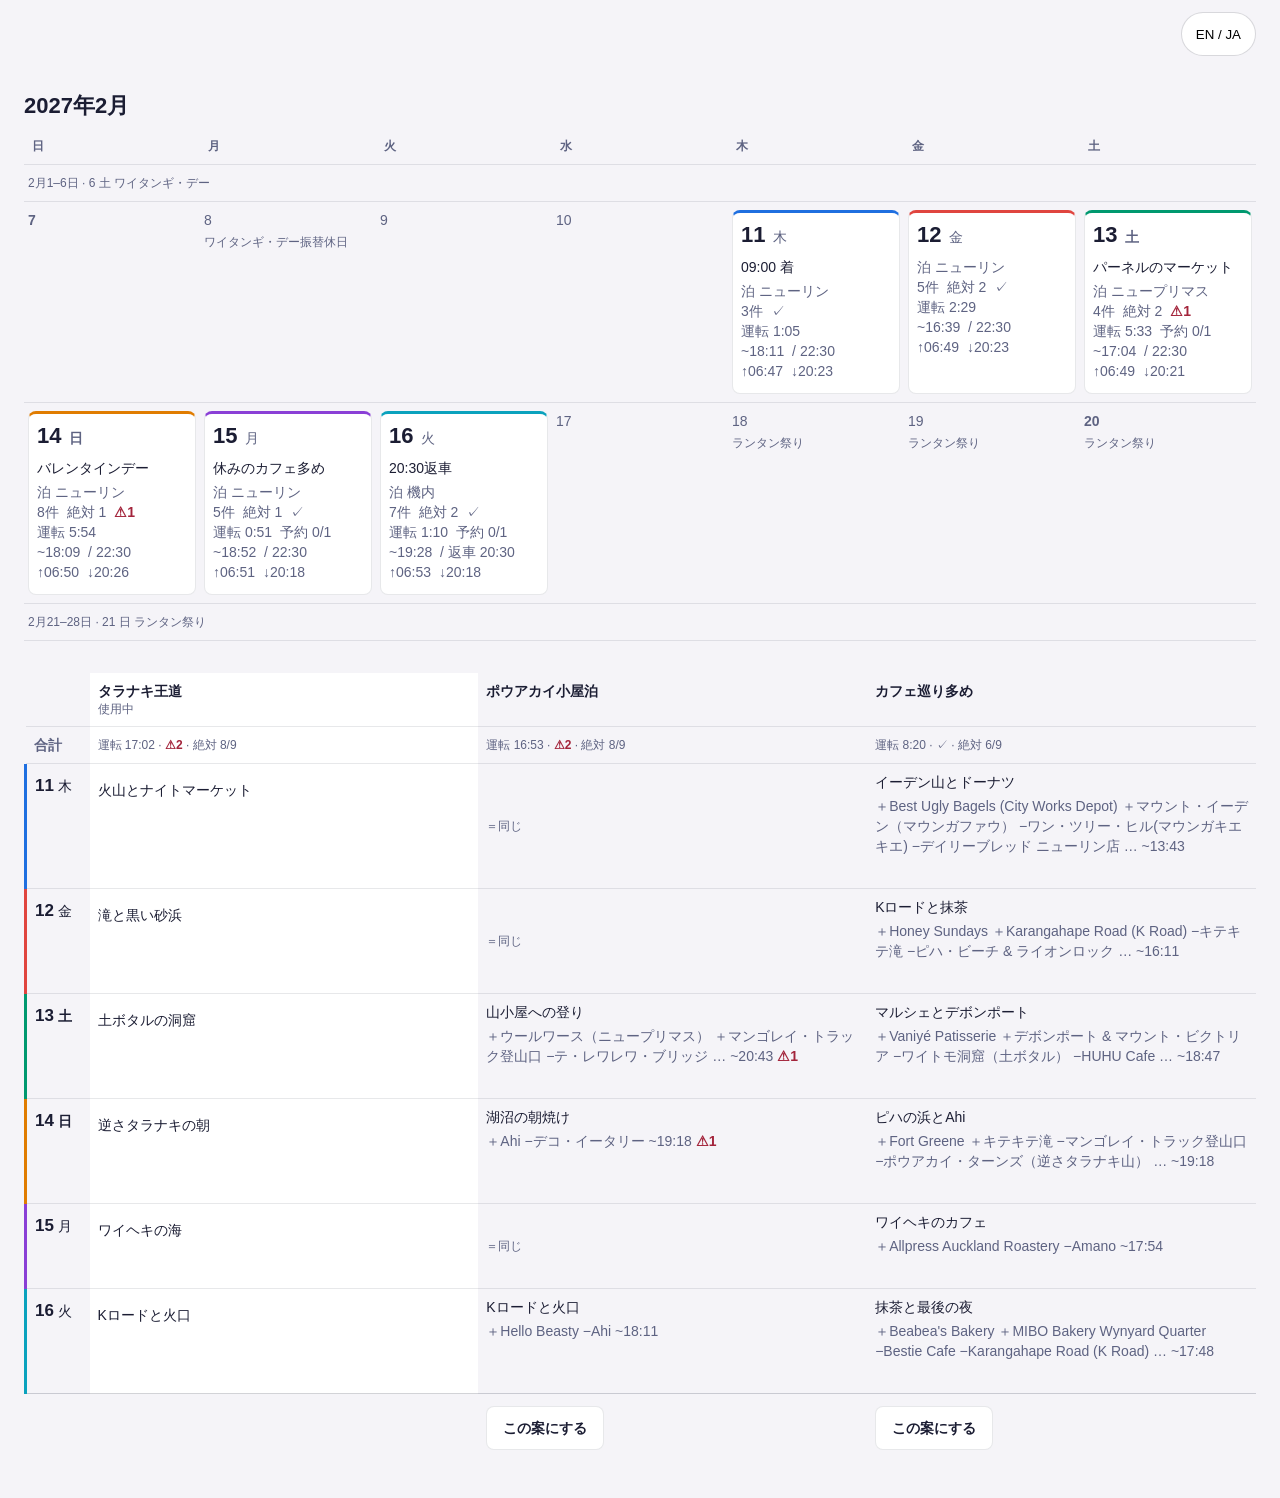
<file: tools/cal-harness.html>
<!doctype html>
<html lang="ja" class="js-tabs">
<head>
<meta charset="utf-8">
<meta name="viewport" content="width=device-width,initial-scale=1,viewport-fit=cover">
<title>planner-cal harness</title>
<!-- Dev only: python3 tools/cal_fixture.py, then serve the repo (python3 -m http.server 8797) and
     open /tools/cal-harness.html. ?lang=en starts in English; ?only=cal|ver shows one view. -->
<link rel="stylesheet" href="../poc.css">
<link rel="stylesheet" href="../planner.css">
<link rel="stylesheet" href="../planner-cal.css">
<style>
  .v-plan{container-type:inline-size;padding:24px 24px 48px;}
  @media (max-width:639px){.v-plan{padding:16px 16px 40px;}}
  .h-bar{display:flex;gap:8px;align-items:center;justify-content:space-between;padding:12px 24px;font:13px system-ui;color:var(--muted);}
  .h-bar button{min-height:44px;padding:0 14px;border:1px solid var(--line-strong);border-radius:999px;background:var(--surface);}
  #log{font:12px ui-monospace,monospace;color:var(--muted);white-space:pre-wrap;min-height:1em;}
</style>
</head>
<body>
<article class="guide t-nz" data-guide="nz">
  <div class="h-bar"><span id="log"></span><button type="button" id="lang">EN / JA</button></div>
  <div class="views"><section class="view v-plan">
    <div class="pl-cal-pair"><div id="cal"></div><div id="ver"></div></div>
  </section></div>
</article>
<script>var planner=function(){};</script>
<script src="../planner-cal.js"></script>
<script>
(function(){
  var q=new URLSearchParams(location.search), log=document.getElementById('log');
  if(q.get('lang')==='en') document.documentElement.lang='en';
  function say(s){ log.textContent=s; console.log(s); }
  document.getElementById('lang').onclick=function(){
    var l=document.documentElement.lang==='en'?'ja':'en';
    document.documentElement.lang=l;
    document.dispatchEvent(new CustomEvent('langchange',{detail:l}));
  };
  fetch('fixtures/cal-model.json').then(function(r){ return r.json(); }).then(function(m){
    var opts={
      onDay:function(d){ say('onDay '+d); },
      onDropStop:function(d,p){ say('onDropStop '+d+' '+JSON.stringify(p)); },
      onUseVersion:function(id){ say('onUseVersion '+id); },
      onTakeDay:function(id,d){ say('onTakeDay '+id+' '+d); }
    };
    var only=q.get('only');
    if(only!=='ver') planner.cal.render(document.getElementById('cal'),m,opts); else document.getElementById('cal').remove();
    if(only!=='cal') planner.cal.renderVersions(document.getElementById('ver'),m,opts); else document.getElementById('ver').remove();
    window.__model=m;
  });
})();
</script>
</body>
</html>
</file>
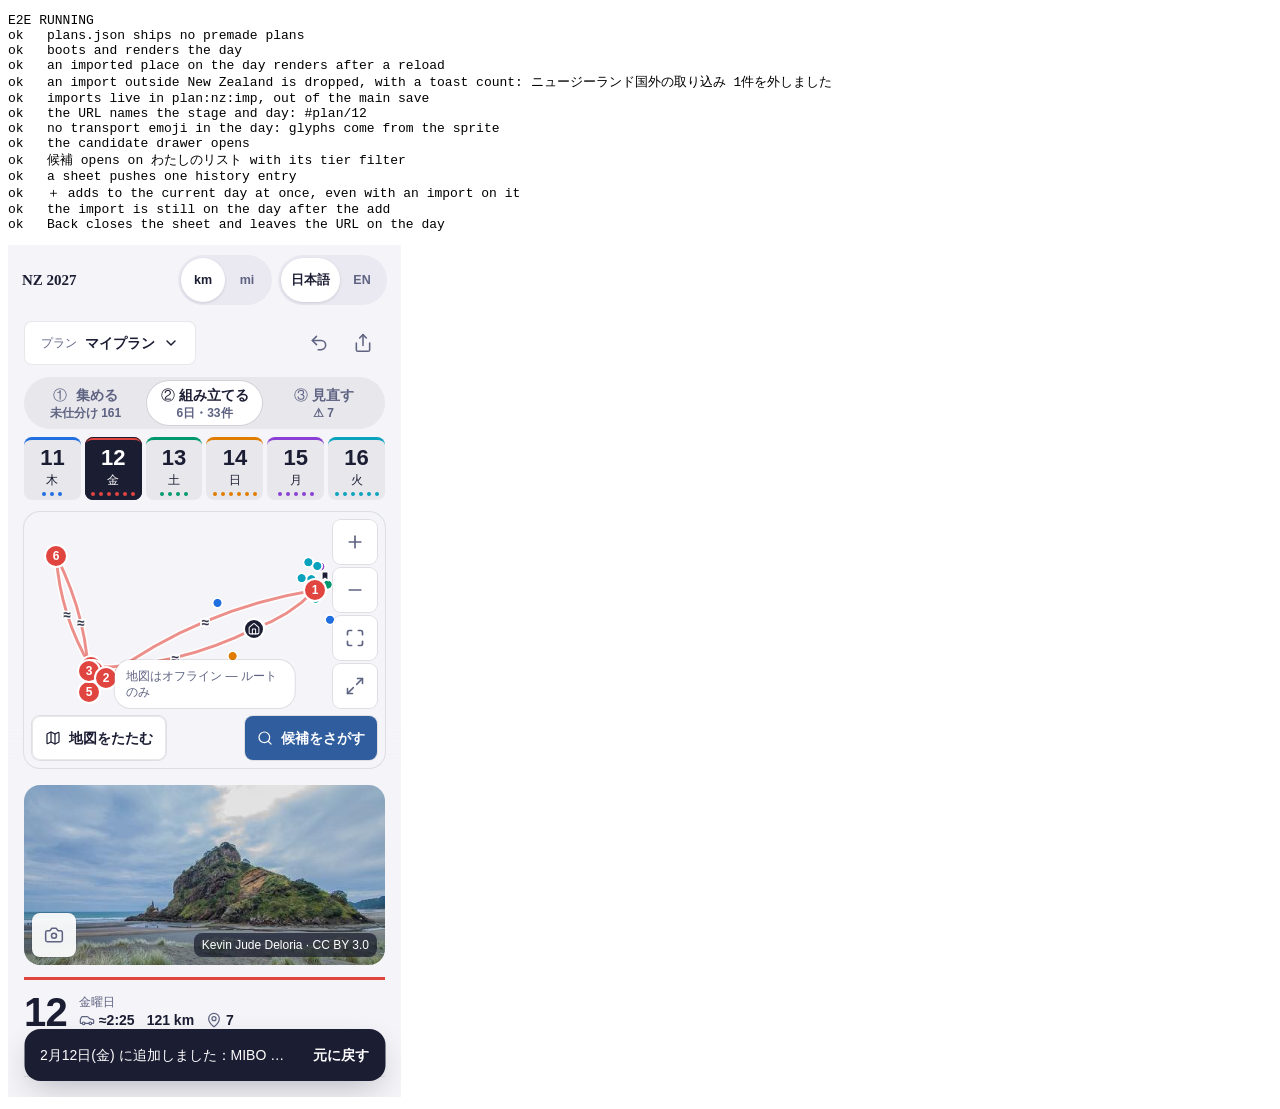
<file: tools/e2e.html>
<!doctype html>
<meta charset="utf-8">
<title>planner e2e</title>
<!-- End-to-end regression checks that need the real page (a DOM, storage, a reload). Not shipped.
     Serve the repo root and open /tools/e2e.html, or headless in CI:
       python3 -m http.server 8790 &
       google-chrome --headless=new --no-sandbox --virtual-time-budget=60000 --dump-dom \
         http://localhost:8790/tools/e2e.html | grep -q 'E2E PASS'
     It overwrites plan:nz and plan-ui:nz for this origin, so use a throwaway profile. -->
<pre id="out">E2E RUNNING</pre>
<script>
(async () => {
  const lines = [], wait = ms => new Promise(r => setTimeout(r, ms));
  let fails = 0;
  const ok = (c, m) => { lines.push((c ? 'ok   ' : 'FAIL ') + m); if (!c) fails++; document.getElementById('out').textContent = 'E2E RUNNING\n' + lines.join('\n'); };
  const until = async (f, ms = 10000) => { const t = Date.now(); while (Date.now() - t < ms) { try { const v = f(); if (v) return v; } catch (e) {} await wait(50); } return null; };
  const done = () => { lines.push(fails ? 'E2E FAIL (' + fails + ')' : 'E2E PASS'); document.getElementById('out').textContent = lines.join('\n'); document.title = fails ? 'E2E FAIL' : 'E2E PASS'; };
  try {
    const plans = await (await fetch('../data/nz/plans.json')).json();
    /* plans.json ships no premade plans; the old curated ones are a test fixture */
    const P = (await (await fetch('fixtures/presets.json')).json()).plans;
    const base = P.find(x => x.id === 'classic'), hutP = P.find(x => x.id === 'hut'), D12 = '2027-02-12';
    ok(Array.isArray(plans.plans) && plans.plans.length === 0, 'plans.json ships no premade plans');
    /* an imported place, placed on Day 12 of My plan: it must survive a reload (R3 QA P0-1); one in Tokyo must not */
    const IMP = {id: 'gm-e2e-beach', name: 'E2E Test Beach', src: 'gmaps', lat: -36.95, lon: 174.47, note: ''};
    const ABROAD = {id: 'gm-e2e-tokyo', name: 'E2E Tokyo', src: 'gmaps', lat: 35.68, lon: 139.7, note: ''};
    const days = JSON.parse(JSON.stringify(base.days)); days[D12] = (days[D12] || []).concat([IMP.id]);
    const hutV = Object.assign(JSON.parse(JSON.stringify(hutP)), {id: 'v-hut', name: 'Hut'});
    ['plan:nz', 'plan:nz:imp', 'plan:nz:v1', 'plan:nz:broken'].forEach(k => localStorage.removeItem(k));
    localStorage.setItem('plan:nz', JSON.stringify({v: 1, active: 'my', my: {id: 'my', days, stay: {}, start: {}, notes: {}}, versions: [hutV], imports: [IMP, ABROAD], booked: {}}));
    localStorage.setItem('plan-ui:nz', JSON.stringify({v: 1, day: 1, map: 'peek', hideIntro: true, hideInstall: true, hints: {sort: 1, handoff: 1, add: 1}}));
    const fr = document.createElement('iframe'); fr.style.cssText = 'width:393px;height:852px;border:0';
    document.body.appendChild(fr);
    const errs = [];
    const load = (hash = '') => new Promise(res => { fr.onload = () => { const w = fr.contentWindow;
      w.addEventListener('error', e => errs.push(String(e.message)));
      w.addEventListener('unhandledrejection', e => errs.push('rejection: ' + String(e.reason && (e.reason.stack || e.reason)).slice(0, 400)));
      const ce = w.console.error; w.console.error = (...a) => { errs.push(a.map(String).join(' ')); ce.apply(w.console, a); };
      res(); }; fr.src = '../index.html?nosw&e2e=' + Date.now() + hash; })
      /* onload fires before the app's async boot attaches its test hooks; a slow runner shows the gap */
      .then(() => until(() => { const v = fr.contentDocument && fr.contentDocument.querySelector('.v-plan'); return v && v._pl; }, 15000));
    const doc = () => fr.contentDocument, q = s => doc().querySelector(s), qa = s => [...doc().querySelectorAll(s)];
    const view = () => q('.v-plan'), rows = () => qa('main .pl-stop');
    const flush = () => view()._pl.flush(), saved = () => { flush(); return JSON.parse(localStorage.getItem('plan:nz')); };
    const toastTxt = () => (q('.pl-toast__text') || {}).textContent || '';
    const day = k => q('.pl-day[data-day="' + k + '"]'), stage = k => q('.pl-stages [data-stage="' + k + '"]');
    /* a day tap, done: the tab is pressed and the camera has settled (not a fixed sleep: CI draws the map in software) */
    const pick = async k => { day(k).click(); await until(() => day(k).getAttribute('aria-pressed') === 'true' && !view()._pl.busy(), 8000); await wait(100); };
    const esc = () => doc().dispatchEvent(new KeyboardEvent('keydown', {key: 'Escape', bubbles: true}));
    const armOk = async () => { const b = q('.pl-armed [data-act="armok"]'); if (b) { b.click(); await wait(400); } return !!b; };

    await load();
    ok(await until(() => rows().length), 'boots and renders the day');
    ok(!!q('main .pl-stop[data-id="' + IMP.id + '"]'), 'an imported place on the day renders after a reload');
    ok(await until(() => /国外|outside New Zealand/.test(toastTxt()), 3000), 'an import outside New Zealand is dropped, with a toast count: ' + toastTxt());
    flush();
    const impK = JSON.parse(localStorage.getItem('plan:nz:imp') || 'null');
    ok(Array.isArray(impK) && impK.length === 1 && impK[0].id === IMP.id && !('imports' in JSON.parse(localStorage.getItem('plan:nz'))), 'imports live in plan:nz:imp, out of the main save');
    ok(fr.contentWindow.location.hash === '#plan/12', 'the URL names the stage and day: ' + fr.contentWindow.location.hash);
    ok(!/[🚗🥾⛴✈]/u.test(q('main').textContent), 'no transport emoji in the day: glyphs come from the sprite');
    const n0 = rows().length;

    /* one add model: ＋ in the day's drawer adds to that day at once (no day picker); the import stays */
    q('[data-r="browse"]').click();
    const add = await until(() => qa('.pl-sheet .pl-cand [data-act="addnow"]')[0]);
    ok(!!add, 'the candidate drawer opens');
    ok(!!q('.pl-browse__mine .pl-mine [data-act="tf"][data-v="must"]'), '候補 opens on わたしのリスト with its tier filter');
    ok(fr.contentWindow.history.state && fr.contentWindow.history.state.plSheet === 'nz', 'a sheet pushes one history entry');
    if (!add) throw new Error('stop: no candidate list');
    add.click(); await wait(300); await armOk();
    ok(await until(() => rows().length === n0 + 1, 3000), '＋ adds to the current day at once, even with an import on it');
    ok(!!q('main .pl-stop[data-id="' + IMP.id + '"]'), 'the import is still on the day after the add');
    fr.contentWindow.history.back();
    ok(await until(() => !q('.pl-sheet.is-open') && fr.contentWindow.location.hash === '#plan/12', 5000), 'Back closes the sheet and leaves the URL on the day');

    fr.contentWindow.location.hash = '#review';
    ok(await until(() => view().dataset.stage === 'review', 5000), 'a typed #review opens ③');
    fr.contentWindow.location.hash = '#plan/12';
    ok(await until(() => view().dataset.stage === 'plan' && day(1).getAttribute('aria-pressed') === 'true', 5000), 'a typed #plan/12 opens ② on Feb 12');
    /* a far add on the flight day lands armed on the row: 確定 / やめる, never a timed second tap */
    await until(() => view()._pl.ready(), 8000);
    await pick(5);
    ok(fr.contentWindow.location.hash === '#plan/16', 'a day tap updates the URL');
    q('[data-r="browse"]').click(); await until(() => q('.pl-sheet input[name="q"]'));
    const s = q('.pl-sheet input[name="q"]'); s.value = 'パリトゥトゥ'; s.dispatchEvent(new Event('input', {bubbles: true}));
    let far = await until(() => q('.pl-cand[data-id="paritutu-rock"] [data-act="addnow"]'));
    if (far) {
      await wait(400); far = q('.pl-cand[data-id="paritutu-rock"] [data-act="addnow"]');   /* the search re-renders the list once it settles */
      const before = view()._pl.sim('my')[5].rows.length;
      far.click(); await wait(300);
      const armed = q('.pl-armed');
      ok(!!armed && /フライト|flight/i.test(armed.textContent) && !!armed.previousElementSibling && armed.previousElementSibling.matches('.pl-cand[data-id="paritutu-rock"]') && view()._pl.sim('my')[5].rows.length === before, 'a ⚠ add arms on the item, names the flight, and adds nothing yet' + (armed && armed.previousElementSibling && armed.previousElementSibling.matches('.pl-cand') ? '' : ': ' + (armed ? armed.parentNode.className + ' ' + armed.textContent.slice(-40) : toastTxt()) + ' ' + view()._pl.sim('my')[5].rows.map(r => r[2]).join()));
      ok(!/もう一度|again/i.test(armed ? armed.textContent : ''), 'the armed confirm has buttons, not 「もう一度タップ」');
      if (armed) { q('.pl-armed [data-act="armno"]').click(); await wait(200); }
      ok(!q('.pl-armed') && view()._pl.sim('my')[5].rows.length === before, 'やめる disarms and changes nothing');
    } else ok(false, 'search finds Paritutu');
    q('.pl-sheet__close').click(); await wait(400);

    /* reload: the add persisted with the import */
    await pick(1);
    const n1 = rows().length;
    flush(); await load();
    ok(await until(() => rows().length === n1), 'after a reload the day has the same stops');
    ok(!!await until(() => q('main .pl-stop[data-id="' + IMP.id + '"]'), 6000), 'the import survives a second reload: ' + rows().map(r => r.dataset.id).join() + ' / ' + n1 + ' / imports ' + JSON.stringify((JSON.parse(localStorage.getItem('plan:nz')) || {}).imports || null).slice(0, 120));

    /* a day tap moves the map's camera; afterwards nothing may think a move is still running (R3 QA P1-2),
       and the map is MapLibre's, drawing the day's pins and legs */
    day(2).click();
    ok(await until(() => view()._pl.map().ready, 15000), 'the map engine (planner-map.js, MapLibre) starts');
    ok(!!await until(() => view()._pl.busy() === false, 5000), 'no gesture or tween is left running after a day tap');
    { const m = view()._pl.map(); ok(m.pins > 0 && m.feats.legs > 0 && !!q('.pl-map canvas.maplibregl-canvas'), 'the day draws as HTML pins over GL legs: ' + JSON.stringify(m)); }
    day(4).click(); await wait(100);
    ok(!!await until(() => view()._pl.busy() === false, 5000), 'still idle after a second animated move');

    /* 日を移動 to the flight day: ⚠ and why on the day row, armed on tap, 確定 moves, undo puts it back */
    await pick(3);
    const tsr = q('main .pl-stop[data-id="three-sisters-elephant-rock"] .pl-row');
    if (tsr) {
      tsr.click(); await wait(200);
      ok(q('main .pl-stop[data-id="three-sisters-elephant-rock"]').classList.contains('pl-stop--open') && qa('main .pl-stop--open').length === 1, 'a tap selects the stop and shows its action row');
      const d16 = () => view()._pl.sim('my')[5].rows.map(r => r[2]).join();
      const before16 = d16();
      q('main .pl-stop[data-id="three-sisters-elephant-rock"] [data-act="move"]').click();
      const p16 = await until(() => q('.pl-sheet [data-act="domove"][data-day="5"]'));
      const row16 = p16 && p16.closest('.pl-row');
      ok(!!row16 && /フライト/.test(row16.textContent), '日を移動: the flight day shows ⚠ and why before the tap');
      p16.click(); await wait(300);
      ok(d16() === before16 && !!q('.pl-sheet .pl-armed'), '日を移動: the tap arms the confirm and moves nothing');
      await armOk();
      ok(d16() !== before16, '日を移動: 確定 moves');
      const tu = await until(() => q('.pl-toast [data-act="tu"]'), 2000); if (tu) { tu.click(); await wait(500); }
      ok(d16() === before16, 'undo puts the stop back');
      if (q('.pl-sheet.is-open')) { q('.pl-sheet__close').click(); await wait(400); }
    } else ok(false, 'Three Sisters is on Feb 14');

    /* a typed start time that breaks the day arms on the anchor; やめる keeps the old start */
    await pick(5);
    const tin = q('main input[name="start"]');
    if (tin) { const was = view()._pl.sim('my')[5].rows[0][0];
      tin.value = '16:00'; tin.dispatchEvent(new Event('change', {bubbles: true}));
      const bar = await until(() => q('main .pl-armed'), 3000);
      ok(!!bar && !!bar.closest('.pl-anchor'), 'a breaking start time arms on the start anchor');
      if (bar) { bar.querySelector('[data-act="armno"]').click(); await wait(400); }
      ok(view()._pl.sim('my')[5].rows[0][0] === was, 'やめる keeps the start as it was');
    } else ok(false, 'the start time field exists');

    /* the 案 menu: switch to a saved version, edit it in place (no fork prompt), My plan untouched */
    q('[data-r="plan"]').click();
    const hutRow = await until(() => q('.pl-sheet.is-open [data-act="plan"][data-id="v-hut"]'));
    ok(!!hutRow && !!q('.pl-sheet .pl-row--current'), 'the 案 menu lists My plan and the saved version');
    if (hutRow) { hutRow.click(); await wait(600); }
    if (q('.pl-sheet.is-open')) { q('.pl-sheet__close').click(); await wait(400); }
    await pick(3);
    const tarns = () => q('main .pl-stop[data-id="pouakai-tarns"] .pl-row');
    if (tarns()) { tarns().click(); await wait(200); }
    const plus = q('main .pl-stop[data-id="pouakai-tarns"] [data-act="stay"][data-d="15"]');
    if (plus) {
      const t13 = () => JSON.stringify(view()._pl.sim('v-hut')[2].rows.find(r => r[2] === 'pouakai-tarns'));
      const b13 = t13(), myBefore = JSON.stringify(saved().my);
      plus.click(); await wait(400); await armOk();
      ok(!q('[data-act="forknew"],[data-act="forkover"]'), 'an edit on a saved version asks nothing first');
      const st = saved(), v = st.versions.find(x => x.id === st.active);
      ok(v && v.stayDay && v.stayDay['2027-02-14'] && v.stayDay['2027-02-14']['pouakai-tarns'] > 0 && (v.stay || {})['pouakai-tarns'] === hutP.stay['pouakai-tarns'], 'stay ± writes stayDay for a place on two days, in the version');
      ok(JSON.stringify(st.my) === myBefore, 'My plan is untouched by an edit on a version');
      ok(t13() === b13, 'the Feb 13 visit is unchanged');
    } else ok(false, 'the tarns have a stay stepper on Feb 14');
    /* すべての日を空にする, with undo */
    q('[data-r="plan"]').click(); const rs = await until(() => q('.pl-sheet.is-open [data-act="reset"]'));
    if (rs) { rs.click(); await wait(400); await armOk();
      ok(view()._pl.sim(saved().active).every(d => d.rows.length <= 2), 'すべての日を空にする empties every day');
      const tu = await until(() => q('.pl-toast [data-act="tu"]'), 2000); if (tu) { tu.click(); await wait(500); }
      ok(view()._pl.sim(saved().active)[0].rows.length > 2, 'undo brings the days back'); }
    else ok(false, 'the 案 menu has すべての日を空にする');
    if (q('.pl-sheet.is-open')) { q('.pl-sheet__close').click(); await wait(400); }

    /* ---------- first run: nothing saved opens ①; an empty day shows its frame and suggestions ---------- */
    ['plan:nz', 'plan:nz:imp'].forEach(k => localStorage.removeItem(k));
    localStorage.setItem('plan-ui:nz', JSON.stringify({v: 1, day: 0, hideIntro: true, hideInstall: true}));
    await load();
    ok(await until(() => q('.pl-collect .pl-card')) && view().dataset.stage === 'collect' && fr.contentWindow.location.hash === '#collect', 'first run opens ① (#collect)');
    ok(!q('[data-act="forknew"],.pl-planopt'), 'no premade plans and no fork prompt');
    /* ③ with zero presets, an empty My plan and no saved versions renders: the month and the save card, no throw */
    const e0 = errs.length; stage('review').click();
    ok(await until(() => q('.pl-review .pl-cal-d') && /保存|Save/.test((q('.pl-rvver') || {}).textContent || ''), 8000) && errs.length === e0, '③ renders with no presets and no versions: ' + errs.slice(e0).join(' | '));
    stage('plan').click();
    const sug = await until(() => q('main [data-act="addhere"]'), 5000);
    ok(!!sug && !!q('main .pl-empty'), 'an empty day shows its frame and わたしのリスト suggestions with ＋');
    if (sug) { sug.click(); ok(await until(() => rows().length === 1, 3000), '＋ on a suggestion adds it to the day'); }
    ok(await until(() => /③|review/i.test(toastTxt()), 2000), 'the first add points to ③ once');

    /* ---------- the workflow (docs/WORKFLOW.md): state v2, tiers, groups ---------- */
    const seedV1 = JSON.stringify({v: 1, active: 'my', my: {id: 'my', days, stay: {}, start: {}, notes: {piha: 'タオル'}}, versions: [], imports: [IMP], booked: {}});
    flush();   /* nothing queued may land on pagehide over the seed */
    ['plan:nz:v1', 'plan:nz:broken', 'plan:nz:imp'].forEach(k => localStorage.removeItem(k));
    localStorage.setItem('plan:nz', seedV1);
    localStorage.setItem('plan-ui:nz', JSON.stringify({v: 1, day: 1, stage: 'collect', hideIntro: true, hideInstall: true, hints: {sort: 1, handoff: 1, add: 1}}));
    await load();
    ok(await until(() => q('.pl-collect .pl-card')), '① opens from plan-ui and shows cards');
    ok(localStorage.getItem('plan:nz:v1') === seedV1, 'v1 -> v2: the v1 string is copied to plan:nz:v1 first');
    ok(view()._pl.trip().notes.piha === 'タオル', 'v1 -> v2: notes move up to the trip');
    ok(qa('.pl-card .pl-tier [data-t="maybe"]').every(b => b.textContent === 'できれば'), 'the third tier reads できれば');
    /* a tap on 行きたい tiers the card; it survives a reload and an undo */
    const tc = q('.pl-cs[data-k=""] .pl-card'), tid = tc.dataset.id; tc.querySelector('[data-t="want"]').click();
    ok(view()._pl.tier(tid) === 'want' && saved().v === 2, 'the 行きたい button sets the tier and saves v2');
    flush(); await load(); await until(() => q('.pl-collect .pl-card'));
    ok(view()._pl.tier(tid) === 'want', 'the tier survives a reload');
    q('.pl-cs[data-k="want"] .pl-card[data-id="' + tid + '"] [data-t="want"]').click();
    ok(view()._pl.tier(tid) === '', 'tapping the lit tier again puts it back in the inbox');
    doc().dispatchEvent(new KeyboardEvent('keydown', {code: 'KeyZ', key: 'z', metaKey: true, bubbles: true})); await wait(200);
    ok(view()._pl.tier(tid) === 'want', '⌘Z undoes a tier change');
    /* group through select mode and the action bar, then carry tiers and the group's ids through a v3 link */
    const gc = q('.pl-cs[data-k=""] .pl-card'), gid0 = gc.dataset.id; gc.querySelector('[data-t="must"]').click(); await wait(100);
    q('[data-ca="selmode"]').click(); await until(() => q('.pl-actionbar'), 3000);
    const gb0 = q('.pl-actionbar [data-ca="group"]');
    ok(!!gb0 && gb0.disabled, 'the action bar shows at once, its actions disabled at 0');
    q('.pl-card[data-id="' + gid0 + '"] .pl-card__media').click(); await wait(150);
    const gb = q('.pl-actionbar [data-ca="group"]'); if (gb) gb.click();
    const gname = await until(() => q('.pl-cgname'));
    if (gname) { gname.value = 'テスト外出'; q('[data-act="cgnew"]').click(); }
    ok(view()._pl.trip().groups.some(g => g.name === 'テスト外出' && g.ids.indexOf(gid0) >= 0), '選択 then グループへ makes a group');
    const code = await view()._pl.code();
    /* flush first: a save still queued for idle would otherwise land on pagehide, over the reset below */
    flush();
    localStorage.setItem('plan:nz', JSON.stringify({v: 2, active: 'my', trip: {tier: {}, groups: [], notes: {}}, my: null, versions: [], booked: {}}));
    localStorage.removeItem('plan:nz:imp');
    await load(); await until(() => q('.pl-collect .pl-card'));
    fr.contentWindow.location.hash = '#plan-nz=' + code;
    ok(await until(() => view()._pl.tier(gid0) === 'must', 5000), 'a v3 link fills her unset tiers');
    /* the group can land a beat after the tier on a slow runner: wait for it the same way */
    const gArrived = await until(() => view()._pl.trip().groups.some(g => g.ids.indexOf(gid0) >= 0 && g.name !== 'テスト外出'), 15000);
    ok(gArrived, 'its group arrives with the ids, never the name');
    if (!gArrived) lines.push('  diag ' + JSON.stringify({groups: view()._pl.trip().groups, tier: view()._pl.tier(gid0), hash: fr.contentWindow.location.hash}));
    /* the old-app guard: a stale v1 app moved our v2 to :broken and wrote v1 over it */
    flush(); const v2now = localStorage.getItem('plan:nz');
    localStorage.setItem('plan:nz:broken', v2now);
    localStorage.setItem('plan:nz', JSON.stringify({v: 1, active: 'my', my: null, versions: [], imports: [], booked: {}}));
    await load(); await until(() => q('.pl-collect .pl-card'));
    ok(view()._pl.tier(gid0) === 'must' && saved().v === 2, 'the trip comes back from :broken, saved as v2 again');

    /* back to a full My plan (the classic days) for the place-sheet and wide checks */
    { const tr = saved().trip; localStorage.setItem('plan:nz', JSON.stringify({v: 2, active: 'my', trip: tr, my: {id: 'my', days: base.days, stay: {}, start: {}, notes: {}}, versions: [], booked: {}}));
      localStorage.removeItem('plan:nz:imp'); await load(); await until(() => q('.pl-collect .pl-card') || rows().length); }
    /* ③ with fewer than two saved versions: the calendar and the save card; its Feb 14 opens ② on day 4 (index 3) */
    stage('review').click();
    const c14 = await until(() => q('.pl-cal-d[data-date="2027-02-14"]'), 8000);
    ok(!!c14 && /保存|Save/.test((q('.pl-rvver') || {}).textContent || '') && fr.contentWindow.location.hash === '#review', '③ shows the month and the save card (#review)');
    ok(!q('.pl-review [data-act="share"], .pl-review [data-act="compare"]'), '③ has no share or compare buttons of its own (save and share live in the header)');
    if (c14) { c14.click(); await wait(400); }
    ok(view().dataset.stage === 'plan' && day(3).getAttribute('aria-pressed') === 'true', 'a calendar day opens ② on that day');
    /* the gallery: a picture that fails is dropped and the next shows; with none left, the fallback card */
    const G = await view()._pl.gal(), gid = Object.keys(G)[0], g0 = G[gid];
    ok(!!gid && !!q('link[href*="planner-gallery.css"]'), 'gallery.json and its chunk load on demand');
    const bad = n => Object.assign({}, g0[0], {u: 'images/nz/e2e-missing-' + n + '.jpg'});
    G[gid] = [bad(1), Object.assign({}, g0[0], {u: 'images/nz/arataki-1a10aefe-t.jpg'})];
    view()._pl.open(gid);
    const shown = await until(() => { const f = qa('.pl-gal .pl-gf'), im = f[0] && f[0].querySelector('img'); return f.length === 1 && im.complete && im.naturalWidth > 0 && /arataki/.test(im.src); }, 6000);
    ok(!!shown && getComputedStyle(q('.pl-gal .pl-gfb')).display === 'none', 'a broken gallery URL is dropped and the next picture shows');
    ok(/^#place=/.test(fr.contentWindow.location.hash), 'an open place is in the URL: ' + fr.contentWindow.location.hash);
    G[gid] = [bad(2), bad(3)]; view()._pl.open(gid);
    ok(await until(() => q('.pl-gal') && !q('.pl-gal .pl-gf') && getComputedStyle(q('.pl-gal .pl-gfb')).display !== 'none', 6000), 'with every gallery URL broken the photo or colour card shows');
    G[gid] = g0; esc(); await wait(300);
    /* a camp is a night, not a 12-hour stop */
    view()._pl.open('belt-road-holiday-park');
    const sp = await until(() => qa('[data-act="sleep"]')[1], 4000);
    ok(!!sp && !q('[data-act="addday"][data-id="belt-road-holiday-park"]'), 'a camp offers この夜に泊まる, not an add');
    if (sp) { sp.click(); await wait(300); await armOk();
      ok(view()._pl.sim('my')[1].rows.slice(-1)[0][2] === 'belt-road-holiday-park' && view()._pl.sim('my')[2].rows[0][2] !== undefined, 'the camp becomes that night\'s end'); }
    esc(); await wait(300);
    /* a hut night (W2 P1-A): the next morning starts AT the hut, no walk down and back up, and reaches the tarns before sunrise */
    view()._pl.open('pouakai-hut');
    const hp = await until(() => q('[data-act="sleep"][data-id="pouakai-hut"][data-day="2"]'), 4000);
    if (hp) { hp.click(); await wait(300); await armOk();
      const d14 = view()._pl.sim('my')[3], first = d14.rows[0];
      ok(view()._pl.sim('my')[2].rows.slice(-1)[0][2] === 'pouakai-hut' && first[2] === 'pouakai-tarns' && first[0] <= '06:50' && !d14.rows.some(r => r[2] === 'mangorei-trailhead' && d14.rows.indexOf(r) < 1),
        'after a hut night the next day starts at the hut and reaches the tarns by sunrise: ' + JSON.stringify(first)); }
    else ok(false, 'the hut offers night pills');
    esc(); await wait(300);
    /* sync against a stub endpoint (never the live one): pair, send an edit, read the other person's */
    { const W = fr.contentWindow, KEY = 'c'.repeat(64), rows = []; let last = 0; const real = W.fetch.bind(W);
      W.fetch = (u, o) => { u = String(u);
        if (/config\.json$/.test(u)) return Promise.resolve(new W.Response(JSON.stringify({syncUrl: 'https://stub.invalid/exec'})));
        if (u === 'https://stub.invalid/exec') { const b = JSON.parse(o.body); let r;
          if (b.key !== KEY) r = {ok: false, error: 'unauthorized'};
          else if (b.action === 'whoami') r = {ok: true, me: 'a'};
          else if (b.action === 'event') { if (rows.some(x => x[2] === b.id)) r = {ok: true, duplicate: true}; else { const at = new Date(Math.max(Date.now(), last + 1)); last = +at; rows.push([at.toISOString(), 'a', b.id, b.type, JSON.stringify(b.data)]); r = {ok: true}; } }
          else if (b.action === 'snapshot') r = {ok: true, rev: 'e2e', rows: rows.filter(x => !b.since || x[0] > b.since)};
          else r = {ok: false, error: 'bad_request'};
          return Promise.resolve(new W.Response(JSON.stringify(r))); }
        return real(u, o); };
      const SY = await view()._pl.sync(); const okp = SY && await SY.pairText('#pair=' + KEY); await wait(300);
      const st = JSON.parse(W.localStorage.getItem('plan-sync:nz') || 'null');
      ok(okp && st && st.me === 'a' && !doc().body.innerHTML.includes(KEY), 'pairing with a #pair= key stores {key, me, url} in LS and never renders the key');
      stage('plan').click(); await wait(300);
      const r0 = q('main .pl-stop .pl-row'), did = r0 && r0.closest('.pl-stop').dataset.id;
      if (r0) { r0.click(); await wait(200); const del = q('main .pl-stop--open [data-act="del"]'); if (del) { del.click(); await wait(300); await armOk(); } }
      await until(() => rows.some(x => x[3] === 'day_set'), 3000);
      ok(rows.some(x => x[3] === 'day_set' && JSON.parse(x[4]).ids.indexOf(did) < 0) && /同期済み|Synced/.test((q('.pl-sync') || {}).textContent || ''), 'an edit goes out as a day_set and the dot says 同期済み');
      const dk = W.document.querySelector('.pl-day[aria-pressed="true"]'), k = dk ? +dk.dataset.day : 0, date = plans.days[k].date;
      rows.push([new Date(last + 5).toISOString(), 'b', 'b-e2e-1', 'day_set', JSON.stringify({plan: 'my', date, ids: ['piha'], stayDay: {}, start: null, base: null})]); last += 5;
      await SY.pull(true); await wait(400);
      ok(JSON.stringify(view()._pl.sim('my')[k].rows.slice(0, -1).map(r => r[2])) === JSON.stringify(['piha']) || /両方残して|Both are kept/.test(toastTxt()), 'the other person\'s day arrives (or both are kept)');
      ok(/B/.test((q('.pl-who') || {}).textContent || ''), 'the day header says who edited it: ' + ((q('.pl-who') || {}).textContent || ''));
      SY.unpair(); W.localStorage.removeItem('plan-sync-q:nz'); W.localStorage.removeItem('plan-sync-m:nz'); W.fetch = real; }
    /* saving a version closes the sheet and offers 「一覧」 in the toast, no picker opening by itself (W2 P1-D) */
    { const m = await view()._pl.more(); m.saveVersionNamed(null, 'E2E案'); await wait(400);
      ok(!q('.pl-sheet.is-open .pl-plans') && /一覧|All plans/.test((q('.pl-toast [data-act="tx"]') || {}).textContent || ''), 'saving a version toasts 「一覧」 and does not open the picker'); }
    /* select mode (W2 P1-G): ○ on each card, the bar one row (≤ 12 % of the screen) */
    stage('collect').click(); await wait(500);
    const sm = await until(() => q('.pl-collect [data-ca="selmode"]'), 4000); if (sm && sm.getAttribute('aria-pressed') !== 'true') sm.click();
    const csk = await until(() => qa('.pl-collect .pl-card__check').length > 3 && q('.pl-actionbar[role="toolbar"]'), 4000);
    ok(!!csk && q('.pl-actionbar[role="toolbar"]').getBoundingClientRect().height <= 852 * .12, 'select mode shows ○ on cards and a one-row bar ≤ 12 % high');
    ok(!!csk && q('.pl-actionbar').scrollWidth <= q('.pl-actionbar').clientWidth + 1, 'the action bar fits its width without scrolling');
    const sx = q('.pl-actionbar [data-ca="selx"]'); if (sx) { sx.click(); await wait(300); }
    stage('plan').click(); await wait(400);
    ok(!fr.contentWindow.performance.getEntriesByType('resource').some(e => /planner-desk/.test(e.name)), 'a 393-wide planner never loads planner-desk');
    /* ---------- wide: 1440 then 1920, in a second frame ---------- */
    const wf = document.createElement('iframe'); wf.style.cssText = 'width:1440px;height:900px;border:0'; document.body.appendChild(wf);
    flush();
    localStorage.setItem('plan-ui:nz', JSON.stringify({v: 1, day: 0, stage: 'plan', hideIntro: true, hideInstall: true, hints: {sort: 1, handoff: 1, add: 1}}));
    await new Promise(r => { wf.onload = r; wf.src = '../index.html?nosw&w=' + Date.now(); });
    const wd = () => wf.contentDocument, wq = s => wd().querySelector(s), wv = () => wq('.v-plan');
    wf.contentWindow.addEventListener('error', e => errs.push('wide: ' + e.message));
    ok(await until(() => wq('.pl-palette .pl-row[data-drag]'), 12000), 'at 1440 the desk chunk loads and the palette fills');
    const R = s => wq(s).getBoundingClientRect(), pal = R('.pl-palette'), mn = R('.pl-main'), mp = R('.pl-mapcard');
    ok(pal.right <= mn.left + 1 && mn.right <= mp.left + 1 && wd().documentElement.scrollWidth <= wf.contentWindow.innerWidth, 'palette | day | map side by side, no sideways scroll');
    const mapNode = wq('.pl-map');
    /* ① at 1440: the keys (3) tier the focused card, and the rail sits beside the cards */
    wq('.pl-stages [data-stage="collect"]').click();
    const k1 = await until(() => wq('.pl-collect .pl-cs[data-k=""] .pl-card'), 6000);
    if (k1) { const kid = k1.dataset.id; k1.click(); k1.focus();
      wd().dispatchEvent(new KeyboardEvent('keydown', {code: 'Digit3', key: '3', bubbles: true}));
      ok(wv()._pl.tier(kid) === 'maybe', 'at 1440 key 3 sets できれば on the focused card');
      const ae = wd().activeElement, inb = ae && ae.closest && ae.closest('.pl-cs');
      ok(ae && ae.classList.contains('pl-card') && ae.dataset.id !== kid && inb && inb.dataset.k === '', 'after a tier key the focus walks on to the next inbox card');
      ok(wq('.pl-clist .pl-cs').dataset.k === '' && wd().querySelectorAll('.pl-collect .pl-card[tabindex="0"]').length === 1, '未仕分け comes first, and exactly one card is in the Tab order: ' + [...wd().querySelectorAll('.pl-clist .pl-cs')].map(x => x.dataset.k + ':' + x.querySelectorAll('.pl-card[tabindex="0"]').length).join());
      ok(R('.pl-crail').right <= R('.pl-clist').left + 1, 'the filter rail sits left of the cards'); }
    else ok(false, '① cards at 1440');
    wq('.pl-stages [data-stage="plan"]').click(); await wait(500);
    ok(!wq('.pl-collect .pl-card'), 'leaving ① tears its cards down');
    /* Alt+→ on a stop: clean moves at once; ⚠ arms on the item (Enter / Esc), never a timed second press */
    /* the day's list may still re-render after the stage switch on a slow runner: take a row that stays put */
    let prevRow = null; await until(() => { const r = wq('.pl-main .pl-stop'); const same = r && r === prevRow; prevRow = r; return same; }, 6000);
    { const row = wq('.pl-main .pl-stop'), rid = row && row.dataset.id, d0 = wv()._pl.sim('my').findIndex(d => d.rows.some(r => r[2] === rid));
      if (row && d0 >= 0 && d0 < 5) { (row.querySelector('button') || row).focus(); wd().dispatchEvent(new KeyboardEvent('keydown', {code: 'ArrowRight', key: 'ArrowRight', altKey: true, bubbles: true}));
        /* the move waits on planner-more's load; on CI that shares the CPU with the map's first draw */
        const movedNow = () => wv()._pl.sim('my')[d0 + 1].rows.some(r => r[2] === rid);
        await until(() => movedNow() || wq('.pl-armed'), 4000);
        const moved = movedNow(), armedA = !!wq('.pl-armed');
        ok(moved !== armedA, 'Alt+→ moves at once when clean, or arms the ⚠ confirm: moved ' + moved + ', armed ' + armedA);
        if (armedA) { wd().dispatchEvent(new KeyboardEvent('keydown', {key: 'Escape', bubbles: true})); await wait(300); }
        else { wd().dispatchEvent(new KeyboardEvent('keydown', {key: 'z', metaKey: true, bubbles: true})); await wait(400); } }
      else ok(false, 'a stop row to move with Alt+→'); }
    /* drag a palette place onto the day; the ghost's arrival is the applied time */
    const src = wq('.pl-palette .pl-row[data-drag]'), sid = src.dataset.id, sr = src.getBoundingClientRect(), tl = wq('.pl-main .pl-tl').getBoundingClientRect();
    const pe = (el, type, x, y) => el.dispatchEvent(new (wf.contentWindow.PointerEvent)(type, {bubbles: true, cancelable: true, pointerType: 'mouse', clientX: x, clientY: y, button: 0, pointerId: 1, isPrimary: true}));
    pe(src, 'pointerdown', sr.x + 8, sr.y + 8);
    for (let i = 1; i <= 8; i++) { pe(wf.contentWindow, 'pointermove', sr.x + 8 + (tl.x + 80 - sr.x) * i / 8, sr.y + 8 + (tl.bottom - 30 - sr.y) * i / 8); await wait(40); }
    await wait(120);
    const gtxt = (wq('.pl-dragghost') || {}).textContent || '', at = (/着 ((?:翌)?\d\d:\d\d)/.exec(gtxt) || [])[1];
    ok(!!at, 'the ghost shows the arrival before the drop: ' + gtxt.slice(0, 60));
    const opaque = el => { const b = el && wf.contentWindow.getComputedStyle(el).backgroundColor; return !!b && b !== 'transparent' && !/rgba\([^)]*,\s*0\)$/.test(b); };
    ok(opaque(wq('.pl-dragghost')), 'the drag ghost has a solid background');
    pe(wf.contentWindow, 'pointerup', tl.x + 80, tl.bottom - 30); await wait(400);
    const armed = wq('.pl-armed');
    if (armed) { ok(opaque(armed) && armed.textContent.trim().length > 0, 'a breaking drop lands armed with its reason, on a solid background'); wd().dispatchEvent(new KeyboardEvent('keydown', {key: 'Enter', bubbles: true})); await wait(400); }
    const row = wv()._pl.sim('my').flatMap(d => d.rows).find(r => r[2] === sid);   /* whichever day the frame opened on */
    ok(row && row[0] === at, 'the dropped place starts at the ghost\'s time: ' + (row && row[0]) + ' vs ' + at);
    /* 1920: the 6-day board by default, every day on the map, the same map node */
    wf.style.width = '1920px'; wf.style.height = '1080px';
    ok(await until(() => wv().classList.contains('pl-6') && wd().querySelectorAll('.pl-bc').length === 6, 4000), 'at 1920 the 6-day board shows six columns');
    ok(wq('.pl-map') === mapNode && await until(() => (wv()._pl.map().feats.alld || 0) > 0, 6000), 'the one map node draws every day');
    /* 6日: a stop dragged down its own lane onto the next row's lower half lands right after that row */
    const lane = [...wd().querySelectorAll('.pl-bc')].find(c => c.querySelectorAll('.pl-row[data-id]').length >= 3);
    if (lane) { const bs = [...lane.querySelectorAll('.pl-row[data-id]')], a0 = bs[0].dataset.id, b0 = bs[1].dataset.id, r0 = bs[0].getBoundingClientRect(), r1 = bs[1].getBoundingClientRect();
      const ty = r1.top + r1.height / 2 + 4, tx = r1.left + 20;
      pe(bs[0], 'pointerdown', r0.left + 20, r0.top + 8);
      for (let i = 1; i <= 6; i++) { pe(wf.contentWindow, 'pointermove', r0.left + 20, r0.top + 8 + (ty - r0.top - 8) * i / 6); await wait(40); }
      await wait(120); pe(wf.contentWindow, 'pointerup', tx, ty); await wait(400);
      if (wq('.pl-armed')) { wd().dispatchEvent(new KeyboardEvent('keydown', {key: 'Enter', bubbles: true})); await wait(400); }
      const ids = wv()._pl.sim('my')[+lane.dataset.day].rows.map(r => r[2]);
      ok(ids.indexOf(b0) >= 0 && ids.indexOf(a0) === ids.indexOf(b0) + 1, '6日: a same-day downward drag lands right after the row it was dropped on'); }
    else ok(false, '6日: a lane with three stops');
    ok(wd().documentElement.scrollWidth <= wf.contentWindow.innerWidth, 'no sideways scroll at 1920');
    wf.remove();

    ok(!errs.length, 'no errors' + (errs.length ? ': ' + errs.slice(0, 3).join(' | ') : ''));
  } catch (e) { ok(false, 'threw: ' + (e && e.stack || e)); }
  done();
})();
</script>
</file>
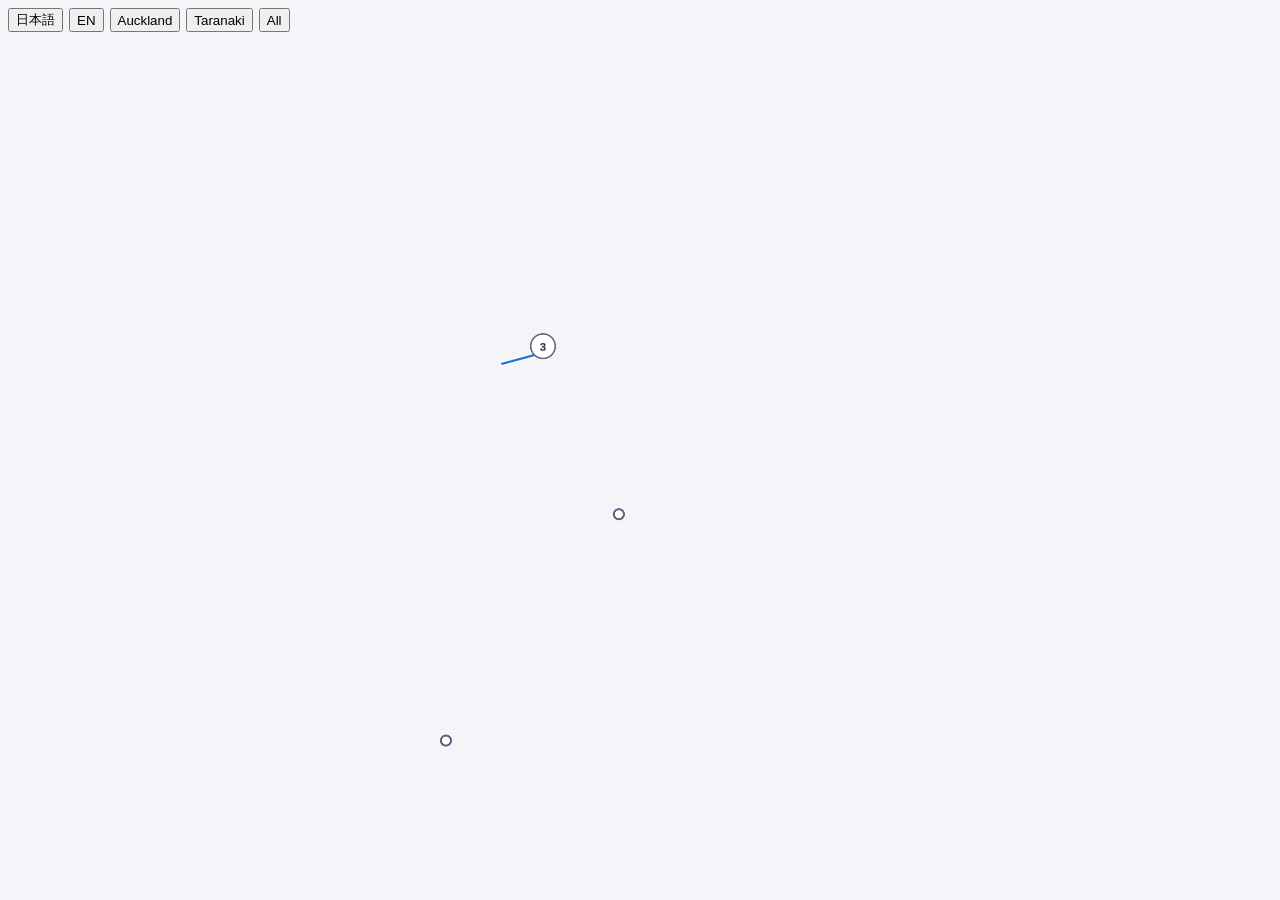
<file: tools/map-spike.html>
<!doctype html>
<html lang="ja"><head><meta charset="utf-8"><meta name="viewport" content="width=device-width,initial-scale=1">
<title>map spike</title>
<link rel="stylesheet" href="../poc.css">
<style>html,body{margin:0;height:100%}#m{position:absolute;inset:0}#b{position:absolute;top:8px;left:8px;z-index:2;display:flex;gap:6px}</style>
</head><body>
<div id="m" class="t-nz"></div>
<div id="b"><button data-l="ja">日本語</button><button data-l="en">EN</button>
<button data-f="akl">Auckland</button><button data-f="tnp">Taranaki</button><button data-f="all">All</button></div>
<script src="../planner-map.js"></script>
<script>
const F = {akl:[[174.6,-37.0],[174.95,-36.75]], tnp:[[173.9,-39.45],[174.3,-39.1]], all:plmap.FRAME};
const q = new URLSearchParams(location.search);
plmap.create(document.getElementById('m'), {lang:q.get('lang')||'ja', validate:true, onMode:m=>document.title='map '+m, onClick:h=>console.log('click',h)}).then(e=>{
  window.E = e;
  if (q.get('f')) e.fit(F[q.get('f')], {instant:true, maxZoom:16});
  e.setData('legs',{type:'FeatureCollection',features:[{type:'Feature',properties:{kind:'road',color:'#1f6fe0'},geometry:{type:'LineString',coordinates:[[174.763,-36.848],[174.70,-36.90],[174.47,-36.95]]}}]});
  e.setData('cands',{type:'FeatureCollection',features:[[174.76,-36.85],[174.74,-36.86],[174.78,-36.84],[175.3,-37.8],[174.07,-39.06]].map((c,i)=>({type:'Feature',properties:{id:'c'+i},geometry:{type:'Point',coordinates:c}}))});
  document.getElementById('b').onclick = ev => { const b = ev.target; if (b.dataset.l){ document.documentElement.lang=b.dataset.l; e.setLang(b.dataset.l);} if (b.dataset.f) e.fit(F[b.dataset.f]); };
}, err => { document.title = 'map failed'; console.error(err); });
</script>
</body></html>
</file>
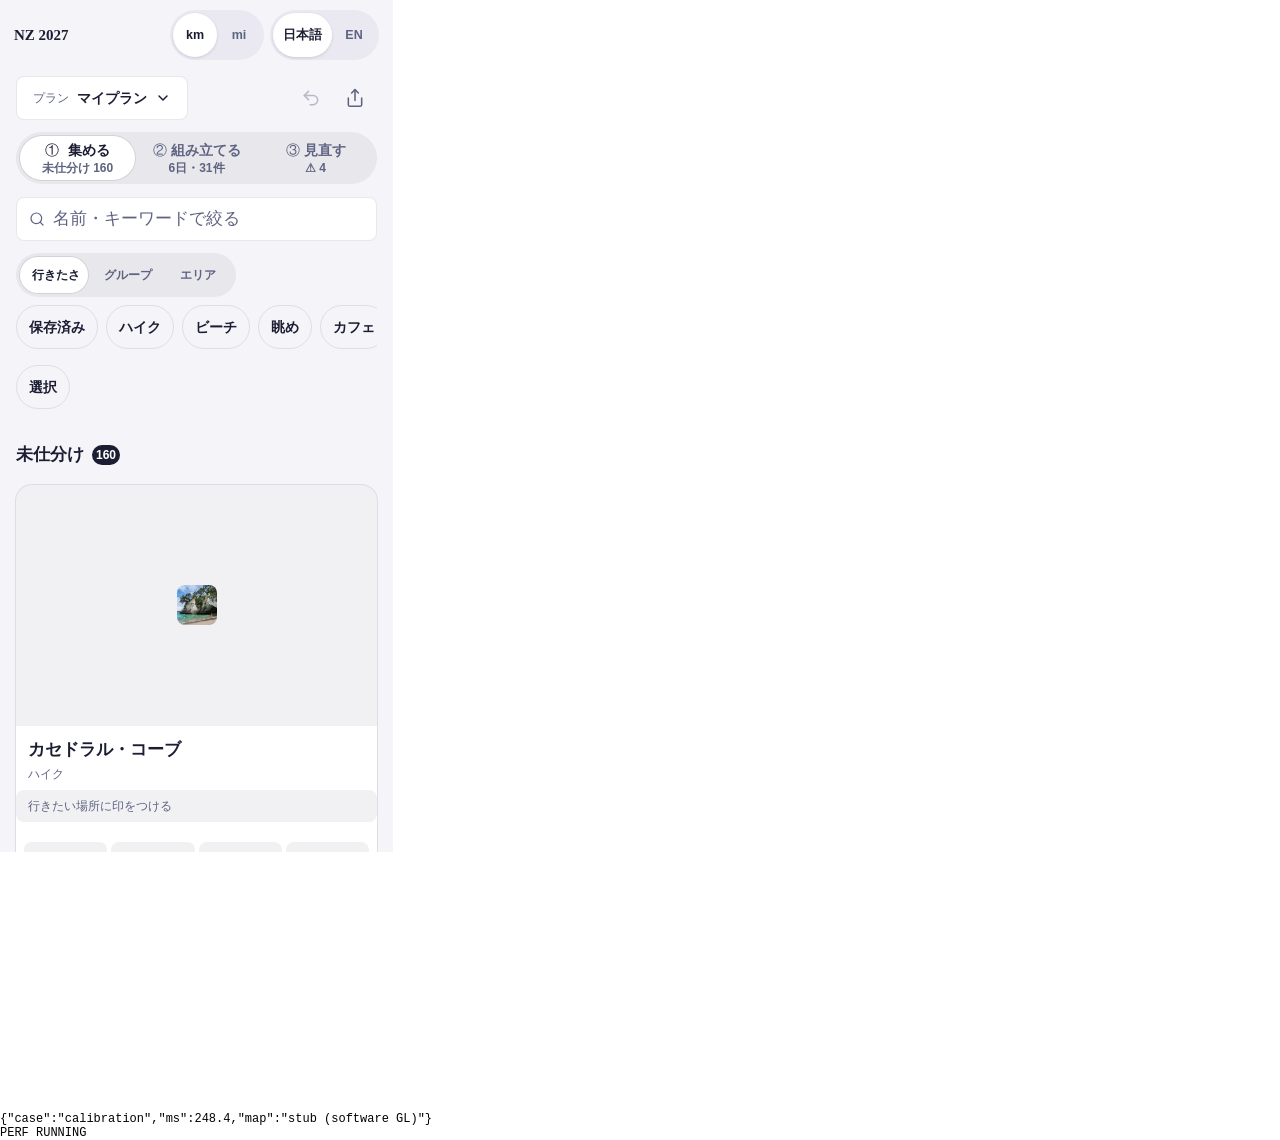
<file: tools/perf.html>
<!doctype html>
<meta charset="utf-8">
<title>planner perf</title>
<!-- The performance gate (docs/DESIGN.md "Performance rules", research/ux/perf-review.md §4). Not shipped.
     Run headless with 4x CPU through tools/perf-run.js; opening it by hand measures unthrottled.
       /tools/perf.html                 every case, median of 5
       /tools/perf.html?case=day&n=3    only cases whose name contains "day", 3 runs each
       /tools/perf.html?record=1        also print the seed numbers as a new tools/perf-baseline.json
     It overwrites plan:nz and plan-ui:nz for this origin, so use a throwaway profile.

     States, generated in-page from a seeded PRNG (no fixture checked in):
       seed  today's data: the first curated plan as My plan, no imports, no tiers (the baseline)
       A     3,345 imports (2,345 Japan, 1,000 NZ), 500 tiers, 40 groups, 20 versions, 12-stop days
       B     1,000 NZ imports, the rest as A

     Measures:
       next   dispatch -> requestAnimationFrame -> setTimeout 0 (the handler, the render, the frame)
       block  the longest gap in a 4 ms setTimeout heartbeat on this page while the interaction settles.
              The app's iframe shares this main thread, so a gap is the longest stretch of work
              (script, style, layout, paint) that kept everything else waiting
       p95    rAF frame deltas while a scripted drag sends one pointer event per frame
       boot   the longest long task after the app's first contentful paint (else the longest heartbeat gap)

     Normalisation (the baseline guard): CI machines are not this Mac. Each run first times a fixed
     calibration workload (seeded JS: sort, JSON round trip; plus a DOM build and forced layout) under
     the same throttle, median of 5, again before every case (so a machine that gets busier mid-run
     moves the yardstick with the numbers). Baselines are stored as ms / calibration ms, and a seed
     case fails when its ratio exceeds 1.25 x the recorded ratio (plus one 16 ms frame of slack, so a
     25 ms case cannot fail on which frame a lazy load lands in). The drag's p95 is a frame interval, bound to vsync rather
     than CPU speed, so it is guarded in plain ms (1.25 x). Toggle cases (a chip on/off, typing a
     letter and deleting it) report each direction's median in "dirs" and gate the worse one. Stress gates are absolute ms against the DESIGN.md targets and
     only warn until STRESS_FAILS is true. A drag also gates its worst frame (the lift and the first
     preview, which p95 cannot see): the median over runs of each run's worst frame, ≤ WORST ms. -->
<style>body{margin:0;font:12px monospace} iframe{position:absolute;left:0;top:0;border:0;background:#fff} #out{position:absolute;left:0;top:1100px;white-space:pre-wrap}</style>
<pre id="out">PERF RUNNING</pre>
<script>
const STRESS_FAILS = true;   /* the P0 fixes are in (docs/DESIGN.md "Gate") */
const WORST = 50;   /* a drag's worst frame, ms: the lift and the first preview, which p95 cannot see */
const GUARD = 1.25, QUANTUM = 16;
const CAL_REF = 75;           /* calibration ms (4x CPU) of the machine the DESIGN.md targets were set on */
const CI = /[?&]ci=1/.test(location.search);
(async () => {
  const P = new URLSearchParams(location.search), N = Math.max(1, +P.get('n') || 5), ONLY = P.get('case') || '', RECORD = P.has('record');
  const out = document.getElementById('out'), lines = [];
  const say = s => { lines.push(s); out.textContent = lines.join('\n') + '\nPERF RUNNING'; };
  const wait = ms => new Promise(r => setTimeout(r, ms));
  const median = a => { const s = a.slice().sort((x, y) => x - y), m = s.length >> 1; return s.length ? (s.length % 2 ? s[m] : (s[m - 1] + s[m]) / 2) : NaN; };
  const p95 = a => { const s = a.slice().sort((x, y) => x - y); return s[Math.min(s.length - 1, Math.floor(s.length * .95))]; };
  const r1 = x => Math.round(x * 10) / 10;
  const until = async (f, ms = 15000) => { const t = performance.now(); while (performance.now() - t < ms) { try { const v = f(); if (v) return v; } catch (e) {} await wait(50); } return null; };
  const next = () => new Promise(r => requestAnimationFrame(() => setTimeout(r, 0)));

  /* ---------- heartbeat: the longest stretch the main thread was busy ---------- */
  let hbOn = false, hbLast = 0, hbGaps = [];
  const beat = () => { const t = performance.now(); if (t - hbLast > 6) hbGaps.push([hbLast, t - hbLast]); hbLast = t; if (hbOn) setTimeout(beat, 0); };
  const hbStart = () => { hbGaps = []; hbLast = performance.now(); if (!hbOn) { hbOn = true; setTimeout(beat, 0); } };
  /* the longest gap that began at or after `from` (a 4 ms beat when nothing blocked) */
  const hbStop = (from = 0) => { hbOn = false; return hbGaps.filter(g => g[0] >= from).reduce((m, g) => Math.max(m, g[1]), 4); };
  /* wait until nothing longer than `gap` ms has blocked for `quiet` ms */
  const settle = async (quiet = 500, gap = 30, max = 8000) => { const t0 = performance.now(); let last = performance.now(), prev = performance.now();
    while (performance.now() - t0 < max) { await wait(0); const t = performance.now(); if (t - prev > gap) last = t; prev = t; if (t - last > quiet) return; } };

  /* ---------- calibration: a fixed workload, so baselines travel between machines ---------- */
  function calibrate() {
    const t = performance.now();
    let s = 7; const rnd = () => (s = (s * 16807) % 2147483647) / 2147483647;
    const a = Array.from({length: 40000}, rnd).sort((x, y) => x - y);
    const o = Array.from({length: 3000}, (_, i) => ({id: 'p' + i, v: a[i * 13 % a.length], t: ['must', 'want', 'maybe'][i % 3], n: 'name ' + i}));
    JSON.parse(JSON.stringify(o));
    const box = document.createElement('div'); box.style.cssText = 'position:absolute;left:-9999px;top:0;width:360px';
    box.innerHTML = o.slice(0, 1500).map(x => `<div class="c"><b>${x.n}</b> <span>${x.t}</span> <i>${x.v.toFixed(4)}</i></div>`).join('');
    document.body.appendChild(box); void box.offsetHeight; box.style.width = '300px'; void box.offsetHeight; box.remove();
    return performance.now() - t;
  }

  /* ---------- state ---------- */
  const plans = await (await fetch('../data/nz/plans.json')).json();
  const places = await (await fetch('../data/nz/places.json')).json();
  let base = (plans.plans || [])[0];
  if (!base) base = ((await (await fetch('fixtures/presets.json')).json()).plans || [])[0];
  const DATES = plans.days.map(d => d.date), PIDS = places.map(p => p.id);
  const mulberry = a => () => { a |= 0; a = a + 0x6D2B79F5 | 0; let t = Math.imul(a ^ a >>> 15, 1 | a); t = t + Math.imul(t ^ t >>> 7, 61 | t) ^ t; return ((t ^ t >>> 14) >>> 0) / 4294967296; };
  const seedState = () => ({v: 2, active: 'my', trip: {tier: {}, groups: [], notes: {}},
    my: {id: 'my', days: JSON.parse(JSON.stringify(base.days)), stay: base.stay || {}, start: base.start || {}, notes: {}}, versions: [], imports: [], booked: {}});
  function stressState(jp) {
    const R = mulberry(20270211), pick = a => a[Math.floor(R() * a.length)];
    const RG = ['Auckland', 'Northland', 'Waikato', 'Taranaki', 'Bay of Plenty', 'Wellington'], JR = ['Tokyo', 'Kyoto', 'Osaka', 'Hokkaido', 'Okinawa', 'Fukuoka'];
    const imp = (i, cc) => { const nz = cc === 'nz';
      return {id: 'gm-perf-' + cc + i, name: (nz ? 'NZ spot ' : 'スポット ') + i, src: 'gmaps', cc, region: nz ? pick(RG) : pick(JR), note: R() < .2 ? 'note ' + i : '',
        lat: nz ? -41.2 + R() * 6.5 : 31 + R() * 12, lon: nz ? 172.8 + R() * 5.6 : 130 + R() * 12,
        url: 'https://www.google.com/maps/place/?q=place_id:perf' + cc + i}; };
    const imports = [];
    for (let i = 0; i < 1000; i++) imports.push(imp(i, 'nz'));
    if (jp) for (let i = 0; i < 2345; i++) imports.push(imp(i, 'jp'));
    const pool = PIDS.concat(imports.filter(m => m.cc === 'nz').map(m => m.id)), tier = {}, T = ['must', 'want', 'maybe', 'skip'];
    const shuffled = pool.slice().sort(() => R() - .5);
    shuffled.slice(0, 500).forEach((id, i) => { tier[id] = T[i % 4]; });
    const groups = [], used = new Set(), tiered = shuffled.slice(0, 500);
    for (let g = 0, k = 0; g < 40; g++) { const ids = []; const n = 2 + Math.floor(R() * 5);
      while (ids.length < n && k < tiered.length) { const id = tiered[k++]; if (!used.has(id)) { used.add(id); ids.push(id); } }
      groups.push({id: 'g-perf' + g, name: 'グループ ' + g, ids}); }
    const days12 = () => { const d = {}; DATES.forEach(dt => { const s = new Set(); while (s.size < 12) s.add(pick(PIDS)); d[dt] = [...s]; }); return d; };
    const versions = Array.from({length: 20}, (_, i) => ({id: 'v-perf' + i, name: '案 ' + (i + 1), at: 1790000000000 + i * 3600000, days: days12(), stay: {}, start: {}, notes: {}}));
    return {v: 2, active: 'my', trip: {tier, groups, notes: {}}, my: {id: 'my', days: days12(), stay: {}, start: {}, notes: {}}, versions, imports, booked: {}};
  }
  const STATES = {};
  const stateStr = k => STATES[k] || (STATES[k] = JSON.stringify(k === 'seed' ? seedState() : stressState(k === 'A')));

  /* ---------- the map under software GL ----------
     MapLibre draws with WebGL. Under a software renderer (CI's headless Chrome: SwiftShader) its
     shader compiles and first frames run on the CPU and block this thread for 100+ ms, which no
     phone with a GPU pays. There the frame gets a stub engine with planner-map.js's API: the
     planner's own map work (sources built, markers placed, fits computed) is still timed; only
     MapLibre's GL is not. With a GPU (a Mac) the real map is measured. */
  const SOFT_GL = /[?&]softgl=1/.test(location.search) || (() => { try { const g = document.createElement('canvas').getContext('webgl'); if (!g) return true;
    const x = g.getExtension('WEBGL_debug_renderer_info'), r = String(x ? g.getParameter(x.UNMASKED_RENDERER_WEBGL) : g.getParameter(g.RENDERER));
    return /swiftshader|llvmpipe|software|softpipe/i.test(r); } catch (e) { return true; } })();
  function stubMap(cw) {
    const FC = () => ({type: 'FeatureCollection', features: []}), src = {};
    const engine = el => { let c = [174.76, -36.85], z = 8; const host = cw.document.createElement('div'); host.className = 'maplibregl-canvas-container'; el.appendChild(host);
      const proj = (lon, lat) => [(lon - c[0]) * 60 * 2 ** (z - 8) + el.clientWidth / 2, (c[1] - lat) * 75 * 2 ** (z - 8) + el.clientHeight / 2];
      return { map: {setPaintProperty() {}, setLayoutProperty() {}, getSource: k => ({setData(d) { src[k] = d; }})},
        setLang() {}, setData(k, fc) { src[k] = JSON.parse(JSON.stringify(fc || FC())); }, select() {},
        fit(b) { c = [(b[0][0] + b[1][0]) / 2, (b[0][1] + b[1][1]) / 2]; z = 9; }, ease(lon, lat, zz) { c = [lon, lat]; if (zz != null) z = zz; }, zoomBy(k) { z += Math.log2(k); },
        zoom: () => z, center: () => c.slice(), bounds: () => [[c[0] - 1, c[1] - 1], [c[0] + 1, c[1] + 1]],
        project: proj, unproject: (x, y) => [c[1], c[0]], moving: () => false, resize() {},
        marker(node, lon, lat) { host.appendChild(node); const put = (lo, la) => { const [x, y] = proj(lo, la); node.style.transform = `translate(${x}px,${y}px)`; }; put(lon, lat);
          return {el: node, set(lo, la) { put(lo, la); return this; }, remove() { node.remove(); }}; },
        destroy() { host.remove(); } }; };
    return {FRAME: [[172.40, -40.45], [178.90, -34.30]], preload: () => Promise.resolve(true), snapshot: () => Promise.resolve(null),
      create: (el, o) => new Promise(r => setTimeout(() => { const e = engine(el); if (o && o.onMode) setTimeout(() => o.onMode('ready')); r(e); }))};
  }
  /* planner-map.js returns early when window.plmap is set, so the stub is defined as soon as the frame's window exists */
  function stubWhenReady(f) {
    const tick = () => { if (!fr || fr !== f) return; const cw = f.contentWindow;
      if (cw && /perf=/.test(cw.location.href) && cw.document && cw.document.readyState !== 'uninitialized') { if (!cw.plmap) cw.plmap = stubMap(cw); return; }
      setTimeout(tick, 0); };
    tick();
  }

  /* ---------- the app in a frame ---------- */
  let fr = null;
  const VP = {393: [393, 852], 1440: [1440, 900], 1920: [1920, 1080]};
  async function boot(state, vp, stage) {
    if (fr) { fr.remove(); fr = null; await wait(50); }
    localStorage.clear();
    localStorage.setItem('plan:nz', stateStr(state));
    localStorage.setItem('plan-ui:nz', JSON.stringify({v: 1, day: 0, stage, map: 'peek', hideIntro: true, hideInstall: true}));
    fr = document.createElement('iframe'); const [w, h] = VP[vp]; fr.style.width = w + 'px'; fr.style.height = h + 'px';
    document.body.appendChild(fr);
    const t0 = performance.now();
    await new Promise(r => { fr.onload = r; fr.src = '../index.html?nosw&perf=' + Date.now(); if (SOFT_GL) stubWhenReady(fr); });
    return t0;
  }
  const doc = () => fr.contentDocument, q = s => doc().querySelector(s), qa = s => [...doc().querySelectorAll(s)];
  const first = (...ss) => { for (const s of ss) { const e = q(s); if (e) return e; } return null; };
  const W = () => fr.contentWindow;

  /* ---------- cases ---------- */
  /* each returns an array of samples (ms), or null when its control is missing (skip) */
  const C = {};
  const chip = () => first('.pl-collect [data-ca="f"][data-k="cat"]', '.pl-collect [data-ca="f"]', '.pl-collect .pl-chip');
  C.collect_render = async (state, vp) => {
    await boot(state, vp, 'collect');
    if (!await until(() => chip() && first('.pl-collect .pl-cc', '.pl-collect .pl-card'), 30000)) return null;
    await settle(800);
    const xs = [[], []];   /* on (fewer cards) and off (every card): the worse direction is the number */
    for (let i = 0; i < N * 2; i++) { const c = chip(); if (!c) return null; const t = performance.now(); c.click(); await next(); xs[i % 2].push(performance.now() - t); await settle(300); }
    return xs;
  };
  C.collect_key = async (state, vp) => {
    await boot(state, vp, 'collect');
    const inp = () => first('.pl-collect input[type="search"]', '.pl-collect .pl-field input', '.pl-collect input');
    if (!await until(() => inp() && first('.pl-collect .pl-cc', '.pl-collect .pl-card'), 30000)) return null;
    await settle(800);
    const xs = [[], []];   /* typing "a" (narrows) and deleting it (the whole list again): the worse direction is the number */
    for (let i = 0; i < N * 2; i++) { const el = inp(); if (!el) return null;
      el.focus(); el.value = i % 2 ? '' : 'a';
      hbStart(); el.dispatchEvent(new (W().InputEvent)('input', {bubbles: true, data: i % 2 ? null : 'a', inputType: i % 2 ? 'deleteContentBackward' : 'insertText'}));
      await settle(400); xs[i % 2].push(hbStop()); }
    return xs;
  };
  const dayBtn = k => first(`.pl-days [data-day="${k}"]`, `.pl-days button[data-day="${k}"]`, `.v-plan nav [data-day="${k}"]`);
  C.day_switch = async (state, vp) => {
    await boot(state, vp, 'plan');
    if (!await until(() => dayBtn(1) && first('.pl-main li', '.pl-main .pl-row', '.pl-main .pl-card'), 30000)) return null;
    await until(() => q('.pl-palette') && q('.pl-palette').children.length, 8000);   /* the desk chunk, after paint */
    await settle(1000);
    const xs = [];
    for (let i = 0; i < N * 2; i++) { const b = dayBtn(1 + i % 5); if (!b) return null; const t = performance.now(); b.click(); await next(); xs.push(performance.now() - t); await settle(300); }
    return xs;
  };
  let dragMax = [];
  C.board_drag = async (state, vp) => {
    dragMax = [];
    await boot(state, vp, 'plan');
    const lanes = () => { const b = q('.pl-board'); return b ? [...b.children].filter(x => x.querySelector('[data-drag]')) : []; };
    if (!await until(() => lanes().length >= 4, 30000)) return null;
    await settle(1000);
    const PE = W().PointerEvent, pe = (el, type, x, y) => el.dispatchEvent(new PE(type, {bubbles: true, cancelable: true, pointerType: 'mouse', clientX: x, clientY: y, button: 0, buttons: type === 'pointerup' ? 0 : 1, pointerId: 1, isPrimary: true}));
    const raf = () => new Promise(r => W().requestAnimationFrame(r));
    const xs = [];
    for (let run = 0; run < N; run++) {
      const ls = lanes(), src = ls[0].querySelector('[data-drag]'), sr = src.getBoundingClientRect(), tg = ls.slice(1, 4).map(l => l.getBoundingClientRect());
      pe(src, 'pointerdown', sr.left + 10, sr.top + 8);
      const pts = []; for (let i = 1; i <= 90; i++) { const seg = Math.min(2, Math.floor((i - 1) / 30)), f = ((i - 1) % 30 + 1) / 30, a = seg ? tg[seg - 1] : sr, b = tg[seg];
        pts.push([a.left + 20 + (b.left - a.left) * f, (a.top + 60) + (b.top + 80 - a.top - 60) * f]); }
      let prev = await raf(); const d = []; let on = false;
      for (const [x, y] of pts) { pe(W(), 'pointermove', x, y); const t = await raf(); d.push(t - prev); prev = t; on = on || !!q('.is-lifted, .is-dragging, .pl-dragging, .pl-dragghost:not([hidden])'); }
      pe(W(), 'pointercancel', pts[89][0], pts[89][1]);   /* cancel, so the plan is the same for the next run */
      if (!on) return null;   /* the controller never lifted: the selectors are stale, say skip rather than a fake 16.7 */
      xs.push(p95(d.slice(3))); dragMax.push(Math.max(...d));
      await settle(400);
    }
    return xs;
  };
  C.boot = (state, vp) => bootCase(state, vp, 'plan');
  C.boot_collect = (state, vp) => bootCase(state, vp, 'collect');
  const bootCase = async (state, vp, stage) => {
    const xs = [];
    for (let run = 0; run < N; run++) {
      const lt = []; const po = new PerformanceObserver(l => l.getEntries().forEach(e => lt.push(e))); try { po.observe({type: 'longtask'}); } catch (e) {}
      hbStart(); await boot(state, vp, stage);
      const shown = stage === 'plan' ? () => first('.pl-main li', '.pl-main .pl-row', '.pl-main .pl-card') : () => first('.pl-collect .pl-cc', '.pl-collect .pl-card');
      if (!await until(shown, 30000)) { po.disconnect(); hbStop(); return null; }
      const fcpE = await until(() => W().performance.getEntriesByType('paint').find(e => e.name === 'first-contentful-paint'), 5000);
      const fcp = fcpE ? fcpE.startTime + W().performance.timeOrigin - performance.timeOrigin : 0;
      await settle(2000, 50, 20000);
      po.disconnect(); const gap = hbStop(fcp);   /* heartbeat gaps after the first paint only */
      const after = lt.filter(e => e.startTime >= fcp).map(e => e.duration);
      xs.push(Math.max(gap, ...after));   /* long tasks if this Chrome attributes the frame's to us, else the heartbeat */
    }
    return xs;
  };

  /* name, function, state, viewport, stress gate (ms, null = baseline guard only) */
  const CASES = [
    ['collect_render', 'seed', 393, null], ['collect_key', 'seed', 393, null], ['day_switch', 'seed', 1440, null], ['board_drag', 'seed', 1920, null], ['boot', 'seed', 393, null], ['boot_collect', 'seed', 393, null],
    ['collect_render', 'B', 393, 100], ['collect_render', 'A', 393, 150], ['collect_key', 'B', 393, 50],
    ['day_switch', 'A', 1440, 50], ['board_drag', 'A', 1920, 20], ['boot', 'A', 393, 50], ['boot_collect', 'A', 393, 50]
  ].filter(c => !ONLY || c[0].includes(ONLY) || c[1] === ONLY);

  let baseline = null;
  try { const r = await fetch('perf-baseline.json?' + Date.now()); if (r.ok) baseline = await r.json(); } catch (e) {}
  for (let i = 0; i < 10; i++) calibrate();   /* warm up the JIT, or the first cases get a slower yardstick */
  say(JSON.stringify({case: 'calibration', ms: r1(median(Array.from({length: 5}, calibrate))), map: SOFT_GL ? 'stub (software GL)' : 'MapLibre (GPU)'}));

  let fails = 0, row0 = {}; const rec = {cases: {}};
  for (const [name, state, vp, gate] of CASES) {
    const key = name + '@' + vp; let xs = null, err = null;
    const cal = median(Array.from({length: 5}, calibrate));   /* again per case, so a busy machine moves the yardstick with the numbers */
    try { xs = await C[name](state, vp); } catch (e) { err = String(e && e.message || e); }
    if (xs && Array.isArray(xs[0])) { if (!xs[0].length) xs = null; else { row0 = {dirs: xs.map(a => r1(median(a)))}; xs = xs.flat(); } } else row0 = {};
    const row = Object.assign({case: name, state, vp}, row0);
    if (!xs || !xs.length) { Object.assign(row, {ms: null, gate, status: 'skip'}, err ? {err} : {}); say(JSON.stringify(row)); continue; }
    const ms = row.dirs ? Math.max(...row.dirs) : r1(median(xs)), ratio = Math.round(ms / cal * 1000) / 1000; row.ms = ms;
    if (state === 'seed') {
      const b = baseline && baseline.cases && baseline.cases[key];
      rec.cases[key] = {ms, cal: r1(cal), ratio};
      /* a drag's p95 is a frame interval, bound to vsync and not to CPU speed: guarded in plain ms */
      row.gate = !b ? null : name === 'board_drag' ? r1(b.ms * GUARD) : r1((b.ratio * GUARD) * cal + QUANTUM); row.base = b ? b.ratio : null; row.ratio = ratio;
      row.status = !b ? 'skip' : ms <= row.gate ? 'pass' : 'fail';
      if (row.status === 'fail') fails++;
    } else {
      /* Stress gates compare calibration-normalised ms (ratio x CAL_REF), so a slow machine is not
         judged as a slow app. CI's headless Linux paints in software, which the calibration does
         not capture, so there a case may run to 1.5x its target as a warning; past that it fails
         (the 5-10x blowups this gate exists for are 300+ ms). Locally the target is strict. */
      /* frame times are display-bound (16.7 ms at 60 Hz), so a drag is judged on raw ms */
      const norm = name === 'board_drag' ? ms : r1(ratio * CAL_REF), slack = CI ? 1.5 : 1;
      row.gate = gate; row.ratio = ratio; row.norm = norm;
      row.status = norm < gate ? 'pass' : (norm < gate * slack || !STRESS_FAILS) ? 'warn' : 'fail';
      if (row.status === 'fail') fails++;
    }
    row.cal = r1(cal); row.runs = xs.map(r1);
    /* the worst frame of each run, its median gated (one stray GC or a busy machine moves the max, not the median) */
    if (name === 'board_drag') { row.max = r1(Math.max(...dragMax)); row.worst = r1(median(dragMax)); row.worstGate = WORST;
      if (row.worst > WORST) { if (row.status !== 'fail') fails++; row.status = 'fail'; } }
    say(JSON.stringify(row));
  }
  if (fr) fr.remove();
  if (RECORD || !baseline) say('BASELINE ' + JSON.stringify(Object.assign({note: 'tools/perf.html seed cases: ms and ms / calibration ms at 4x CPU; re-record with node tools/perf-run.js --record', at: new Date().toISOString().slice(0, 10)}, rec)));
  lines.push(fails ? 'PERF FAIL (' + fails + ')' : 'PERF PASS');
  out.textContent = lines.join('\n'); document.title = fails ? 'PERF FAIL' : 'PERF PASS';
})().catch(e => { document.getElementById('out').textContent += '\nthrew: ' + (e && e.stack || e) + '\nPERF FAIL'; });
</script>
</file>
<file: poc.css>
/* POC ONLY — the book's page chrome, so planner.css can be judged in its real surroundings.
   None of this folds: the book already has all of it. */
:root{
  --font-sans:-apple-system,BlinkMacSystemFont,"SF Pro Text","Segoe UI",Roboto,Helvetica,Arial,sans-serif;
  --font-display:"New York","Iowan Old Style","Palatino Linotype",Palatino,Georgia,ui-serif,serif;
  --font-jp:"Hiragino Mincho ProN","Hiragino Mincho Pro","Yu Mincho","YuMincho","Noto Serif JP",serif;
  --tabh:0px;   /* no tab bar in the POC; the book's is 86px */ --safe-t:env(safe-area-inset-top,0px); --safe-b:env(safe-area-inset-bottom,0px);
}
/* Copied verbatim from ../travel-plans/index.html. */
  .t-nz{
    --bg:#f5f4f8; --bg-2:#ebeaf1;
    --surface:#ffffff; --surface-2:#f4f3f8; --surface-3:#eae8f1;
    --line:rgba(27,29,51,.10); --line-2:rgba(27,29,51,.055); --line-strong:rgba(27,29,51,.17);
    --ink:#1b1d33; --ink-2:#414565; --muted:#5e6382; --faint:#686d87;
    --acc:#2f5d9e; --acc-d:#244a80; --acc-soft:rgba(47,93,158,.10); --acc-ring:rgba(47,93,158,.30);
    --acc2:#c9832b; --acc2-soft:rgba(201,131,43,.12); --acc2-ring:rgba(201,131,43,.34);
    --eyebrow:#ffd08a;
    --tabbar:246,245,250;
    --map-sea:#cbd9ea;
    /* Six days drawn together need six colours that hold up over pale land and paler sea. */
    --d1:#1f6fe0; --d2:#e0453f; --d3:#00996f; --d4:#e07c00; --d5:#8a3fd6; --d6:#0aa2bd;
    --scrim:14,16,34;
  }
*,*::before,*::after{box-sizing:border-box;}
html{-webkit-text-size-adjust:100%;text-size-adjust:100%;background:#f5f4f8;}
body{margin:0;font-family:var(--font-sans);-webkit-font-smoothing:antialiased;overflow-x:hidden;}
.guide{background:var(--bg);color:var(--ink);min-height:100vh;min-height:100dvh;}
.sr{position:absolute;width:1px;height:1px;overflow:hidden;clip:rect(0 0 0 0);white-space:nowrap;}
.js-tabs .view{display:none;}
.js-tabs .v-plan{display:block;}   /* the book shows a view through its tab radios */

.poc-top{display:flex;align-items:center;justify-content:space-between;gap:10px;
  padding:calc(var(--safe-t) + 10px) 14px 8px;background:#f5f4f8;color:#1b1d33;}
.poc-title{font:600 15px/1.2 var(--font-jp);}
html[lang="en"] .poc-title{font-family:var(--font-display);}
.poc-set{display:flex;gap:6px;}
.poc-seg{display:flex;padding:3px;border-radius:999px;background:#eae8f1;}
.poc-seg button{min-width:44px;height:44px;padding:0 10px;border:0;border-radius:999px;background:none;font:700 12.5px var(--font-sans);color:#5e6382;cursor:pointer;}
.poc-seg button.active{background:#fff;color:#1b1d33;box-shadow:0 1px 3px rgba(27,29,51,.14);}

.update-banner{position:fixed;left:50%;transform:translateX(-50%);top:calc(var(--safe-t) + 10px);z-index:80;display:flex;align-items:center;gap:12px;
  padding:7px 7px 7px 18px;border-radius:999px;background:#1b1d33;color:#fff;box-shadow:0 8px 30px rgba(18,32,28,.25);font:600 13.5px var(--font-sans);white-space:nowrap;}
.update-banner button{min-height:40px;padding:0 16px;border:0;border-radius:999px;background:#2f5d9e;color:#fff;font:700 13px var(--font-sans);}
.update-banner button:disabled{opacity:.6;}
.update-banner[hidden]{display:none;}
</file>
<file: planner.css>
/* Planner tab. Every selector is under .v-plan or a pl- class (the overlays are appended to the
   guide, outside .v-plan). docs/DESIGN.md is the contract: every token is defined once in the block
   below, every component once in the "components" section, and tools/style.test.js fails on any
   literal size, spacing, radius, colour, shadow or duration outside this block. Colours come from the
   book's theme tokens; planner-only ones are --pl-*, each with a default here. */
.v-plan,.pl-layer{
  --pl-warn:#a3243b;
  --pl-tint:color-mix(in srgb,var(--ink) 6%,transparent);
  --pl-scrim:var(--scrim,14,16,34);
  /* type (docs/WORKFLOW.md "Type and colour system"): one sans family, two weights, five sizes, line boxes on 4 px */
  --pl-font:"Hiragino Sans","Hiragino Kaku Gothic ProN",-apple-system,BlinkMacSystemFont,"Segoe UI","Noto Sans JP",sans-serif;
  --pl-fs-s:.75rem; --pl-fs-m:.875rem; --pl-fs-l:1.0625rem; --pl-fs-xl:1.375rem; --pl-fs-d:2.5rem;
  --pl-lh-s:1rem; --pl-lh-m:1.25rem; --pl-lh-ja:1.5rem; --pl-lh-l:1.5rem; --pl-lh-xl:1.75rem; --pl-lh-d:2.5rem;
  /* spacing, radius (inner = outer - padding), the hairline and the 3 px day bar */
  --pl-s-1:4px; --pl-s-2:8px; --pl-s-3:12px; --pl-s-4:16px; --pl-s-5:24px; --pl-s-6:32px; --pl-s-7:48px;
  --pl-gut:var(--pl-s-4);
  --pl-r-1:8px; --pl-r-2:16px; --pl-r-3:24px; --pl-r-pill:999px;
  --pl-hair:1px solid var(--line); --pl-bar:3px;
  /* two elevations: cards at rest are a hairline; sheets, menus and the drag ghost float */
  --pl-e-1:0 0 0 1px var(--line);
  --pl-e-2:0 12px 32px -8px color-mix(in srgb,var(--ink) 30%,transparent);
  --pl-focus:2.5px solid var(--acc);
  /* control heights, icons, list-row media */
  --pl-h-s:32px; --pl-h-m:44px; --pl-h-l:52px;
  --pl-i-s:16px; --pl-i-m:20px; --pl-i-l:24px;
  --pl-m-s:40px; --pl-m-l:64px;
  /* motion: state, enter, sheets; transform and opacity only */
  --pl-t-1:120ms; --pl-t-2:200ms; --pl-t-3:280ms;
  --pl-ease:cubic-bezier(.2,0,0,1); --pl-ease-x:cubic-bezier(.3,0,1,1);
  /* layout */
  --pl-hdr:64px; --pl-maph:min(30vh,272px); --pl-maph-s:min(18vh,152px);
  --pl-bottom:var(--tabh,0px);  /* the host's tab bar: the book sets --tabh, the POC sets it to 0 */
  --pl-sab:env(safe-area-inset-bottom,0px);
  --c:var(--acc);
}
.v-plan,.pl-layer{font-family:var(--pl-font);font-variant-numeric:tabular-nums;line-height:var(--pl-lh-m);}
.v-plan{color:var(--ink);line-break:strict;container:plan/inline-size;}
.v-plan:lang(ja),.pl-layer:lang(ja){line-height:var(--pl-lh-ja);}
/* Resets at zero specificity, so every component rule below wins over them. */
:where(.v-plan,.pl-layer) :where(button,input,select,textarea){font:inherit;color:inherit;}
:where(.v-plan,.pl-layer) :where(button,a,summary){cursor:pointer;-webkit-tap-highlight-color:transparent;-webkit-touch-callout:none;}
:where(.v-plan,.pl-layer) :focus-visible{outline:var(--pl-focus);outline-offset:2px;}
:where(.v-plan,.pl-layer) :where(h2,h3){font-feature-settings:"palt";}
.v-plan [hidden],.pl-layer[hidden],.pl-layer [hidden]{display:none!important;}
:where(.v-plan,.pl-layer) ::placeholder{color:var(--muted);opacity:1;}
.pl-nojs{padding:var(--pl-s-6) var(--pl-gut);color:var(--muted);}
.js-tabs .pl-nojs{display:none;}
.pl-bootfail{display:none;}
html.pl-failed .pl-bootfail{display:block;padding:var(--pl-s-6) var(--pl-gut);color:var(--ink);}
html.pl-failed .pl-skel{display:none;}

/* skeleton: what the static markup shows until the module has built itself */
.pl-skel{display:none;}
.js-tabs .pl-skel{display:block;padding:var(--pl-s-2) var(--pl-gut);}
.pl-skel i{display:block;border-radius:var(--pl-r-2);background:var(--surface);margin-bottom:var(--pl-s-3);}
.pl-skel .pl-sk-bar{height:44px;width:60%;border-radius:var(--pl-r-1);}
.pl-skel .pl-sk-days{height:52px;}
.pl-skel .pl-sk-map{height:var(--pl-maph);background:var(--map-sea);}
.pl-skel .pl-sk-card{height:120px;}

/* =============== components (docs/DESIGN.md "Components"; one implementation each) ===============
   An old class name listed beside a contract class rides along until the JS stops emitting it. */

/* Icon: 16 / 20 / 24 line icons from the sprite */
:where(.v-plan,.pl-layer) .pl-ico{width:var(--pl-i-m);height:var(--pl-i-m);flex:none;display:inline-block;vertical-align:middle;}
:where(.v-plan,.pl-layer) .pl-ico--16{width:var(--pl-i-s);height:var(--pl-i-s);}
:where(.v-plan,.pl-layer) .pl-ico--20{width:var(--pl-i-m);height:var(--pl-i-m);}
:where(.v-plan,.pl-layer) .pl-ico--24{width:var(--pl-i-l);height:var(--pl-i-l);}

/* Button: primary / secondary / ghost / icon; 44 high, --s 32 (hit 44), --l 52 */
.pl-btn,.pl-mapctl button,.pl-toast button{
  position:relative;display:inline-flex;align-items:center;justify-content:center;gap:var(--pl-s-2);min-width:var(--pl-h-m);min-height:var(--pl-h-m);
  padding:0 var(--pl-s-4);border:0;border-radius:var(--pl-r-1);background:none;color:var(--ink);font:600 var(--pl-fs-m)/var(--pl-lh-m) var(--pl-font);
  white-space:nowrap;text-decoration:none;transition:transform var(--pl-t-1) var(--pl-ease);}
.pl-btn--primary{background:var(--acc);color:var(--surface);}
.pl-btn--secondary{border:var(--pl-hair);background:var(--surface);}
.pl-btn--ghost{color:var(--ink);}
.pl-btn--icon,.pl-mapctl button{width:var(--pl-h-m);height:var(--pl-h-m);padding:0;color:var(--muted);}
.pl-btn--s{min-height:var(--pl-h-s);padding:0 var(--pl-s-3);font-size:var(--pl-fs-s);line-height:var(--pl-lh-s);}
.pl-btn--s::before{content:"";position:absolute;inset:calc((var(--pl-h-s) - var(--pl-h-m)) / 2) 0;}
.pl-btn--l{min-height:var(--pl-h-l);}
/* a button over the map or a photo: the surface, frosted */
.pl-btn--float,.pl-mapctl .pl-btn,.pl-dayhead__story,.pl-mapfoot .pl-btn--secondary{background:color-mix(in srgb,var(--surface) 92%,transparent);box-shadow:var(--pl-e-1);backdrop-filter:blur(12px);-webkit-backdrop-filter:blur(12px);}
.pl-btn--float.pl-btn--primary,.pl-mapfoot .pl-btn--primary{box-shadow:var(--pl-e-1);}
.pl-btn:disabled,.pl-btn[aria-disabled="true"]{opacity:.4;pointer-events:none;}
.pl-btn:active{transform:scale(.97);}

/* Chip: filter and choice; 44 on phone, 32 in wide containers (hit 44); selected = ink */
.pl-chip{position:relative;flex:none;display:inline-flex;align-items:center;justify-content:center;gap:var(--pl-s-1);min-width:var(--pl-h-m);min-height:var(--pl-h-m);
  padding:0 var(--pl-s-3);border:var(--pl-hair);border-radius:var(--pl-r-pill);background:none;color:var(--ink);font:600 var(--pl-fs-m)/var(--pl-lh-m) var(--pl-font);white-space:nowrap;}
.pl-chip .pl-ico{width:var(--pl-i-s);height:var(--pl-i-s);}
.pl-chip[aria-pressed="true"],.pl-chip--filter[aria-pressed="true"]{background:var(--ink);border-color:var(--ink);color:var(--surface);}
.pl-chip--choice{border-color:transparent;background:var(--pl-tint);}   /* single choice: tonal; filters toggle on a hairline */
.pl-chips{display:flex;gap:var(--pl-s-2);overflow-x:auto;scrollbar-width:none;margin-top:var(--pl-s-3);padding:var(--pl-s-1) 0;}
.pl-chips::-webkit-scrollbar{display:none;}
@container plan (min-width:1024px){
  .pl-chip{min-height:var(--pl-h-s);}
  .pl-chip::before{content:"";position:absolute;inset:calc((var(--pl-h-s) - var(--pl-h-m)) / 2) 0;}
}

/* Segmented: a raised surface thumb on a tinted track (the one exception to selected = ink) */
.pl-seg{display:inline-flex;gap:var(--pl-s-1);padding:var(--pl-s-1);border-radius:var(--pl-r-pill);background:var(--pl-tint);}
.pl-seg button{position:relative;flex:1 1 0;min-width:var(--pl-h-m);min-height:calc(var(--pl-h-m) - 2 * var(--pl-s-1));padding:0 var(--pl-s-3);border:0;border-radius:var(--pl-r-pill);background:none;
  font:600 var(--pl-fs-s)/var(--pl-lh-s) var(--pl-font);color:var(--muted);white-space:nowrap;}
.pl-seg button::before{content:"";position:absolute;inset:calc(-1 * var(--pl-s-1)) 0;}
.pl-seg button[aria-pressed="true"]{background:var(--surface);color:var(--ink);box-shadow:var(--pl-e-1);}

/* Text field: 44 high, hairline, a leading 20 icon and a clear button */
.pl-field{display:flex;align-items:center;gap:var(--pl-s-2);min-height:var(--pl-h-m);padding:0 0 0 var(--pl-s-3);border:var(--pl-hair);border-radius:var(--pl-r-1);background:var(--surface);color:var(--muted);}
.pl-field input{flex:1;min-width:0;height:calc(var(--pl-h-m) - 2px);padding:0 var(--pl-s-3) 0 0;border:0;background:none;outline:none;font-size:var(--pl-fs-l);color:var(--ink);}
.pl-field:focus-within{outline:var(--pl-focus);outline-offset:2px;}
.pl-field__clear{flex:none;display:grid;place-items:center;width:var(--pl-h-m);height:calc(var(--pl-h-m) - 2px);padding:0;border:0;background:none;color:var(--muted);}
.pl-field__clear+input,.pl-field input:has(+.pl-field__clear){padding-right:0;}
.pl-field:has(input:placeholder-shown) .pl-field__clear{visibility:hidden;}

/* List row: [media 40 (--l 64)] title + one meta line, then a trailing action or figure */
.pl-row{display:flex;align-items:center;gap:var(--pl-s-3);min-height:var(--pl-h-m);padding:var(--pl-s-2) 0;border-bottom:var(--pl-hair);content-visibility:auto;contain-intrinsic-size:auto 56px;}
.pl-row:last-child{border-bottom:0;}
.pl-row__media{flex:none;display:grid;place-items:center;width:var(--pl-m-s);height:var(--pl-m-s);border-radius:var(--pl-r-1);overflow:hidden;background:var(--pl-tint);color:var(--muted);}
.pl-row--l .pl-row__media{width:var(--pl-m-l);height:var(--pl-m-l);}
.pl-row__media img{display:block;width:100%;height:100%;object-fit:cover;}
.pl-row__body{flex:1;min-width:0;}
.pl-row__title{display:block;margin:0;font:600 var(--pl-fs-m)/var(--pl-lh-m) var(--pl-font);color:var(--ink);overflow-wrap:anywhere;}
.pl-row__meta{display:flex;align-items:center;gap:var(--pl-s-3);margin:0;font:400 var(--pl-fs-s)/var(--pl-lh-s) var(--pl-font);color:var(--muted);white-space:nowrap;overflow:hidden;text-overflow:ellipsis;}
.pl-row--warn .pl-row__title,.pl-row--warn .pl-row__media{color:var(--pl-warn);}
.pl-row__trail{flex:none;display:flex;align-items:center;justify-content:flex-end;gap:var(--pl-s-1);min-width:5ch;text-align:right;font:600 var(--pl-fs-m)/var(--pl-lh-m) var(--pl-font);font-variant-numeric:tabular-nums;}

/* Card: media first, title, one signal, the tier row pinned to the bottom */
.pl-card{position:relative;display:flex;flex-direction:column;min-width:0;border-radius:var(--pl-r-2);background:var(--surface);box-shadow:var(--pl-e-1);overflow:hidden;
  content-visibility:auto;contain-intrinsic-size:auto 360px;}
.pl-card__media{position:relative;flex:none;aspect-ratio:3/2;overflow:hidden;background:var(--pl-tint);color:var(--muted);display:grid;place-items:center;}
.pl-card__media img{display:block;width:100%;height:100%;object-fit:cover;}
.pl-card__body{flex:1;display:flex;flex-direction:column;gap:var(--pl-s-1);min-width:0;padding:var(--pl-s-3) var(--pl-s-3) 0;}
.pl-card__title{margin:0;font:600 var(--pl-fs-l)/var(--pl-lh-l) var(--pl-font);color:var(--ink);display:-webkit-box;-webkit-box-orient:vertical;-webkit-line-clamp:2;line-clamp:2;overflow:hidden;}
.pl-card__signal{min-height:var(--pl-lh-s);font:400 var(--pl-fs-s)/var(--pl-lh-s) var(--pl-font);color:var(--muted);white-space:nowrap;overflow:hidden;text-overflow:ellipsis;}
.pl-card>.pl-tier{margin-top:auto;padding:var(--pl-s-2);}
.pl-card[aria-selected="true"]{outline:2px solid var(--ink);outline-offset:-2px;}
@container plan (min-width:640px){
  .pl-card__media{aspect-ratio:4/3;}
  .pl-card__title{min-height:calc(2 * var(--pl-lh-l));}
}

/* ① puts cards in sections: a heading with its count, then the cards */
/* sections: a heading with its count, then the cards */
.pl-cs{margin-top:var(--pl-s-5);}
.pl-cs__head{display:flex;flex-wrap:wrap;align-items:center;gap:var(--pl-s-2);min-height:var(--pl-h-m);margin:0 0 var(--pl-s-2);}
.pl-cs__head h3{display:flex;align-items:center;gap:var(--pl-s-2);margin:0;font:600 var(--pl-fs-l)/var(--pl-lh-l) var(--pl-font);}
summary.pl-cs__head{cursor:pointer;}
.pl-cs__list{display:grid;grid-template-columns:minmax(0,1fr);gap:var(--pl-s-3);}
.pl-cs__more{display:block;height:1px;}
.pl-cs__none{display:grid;place-items:center;min-height:72px;margin:0;padding:var(--pl-s-4);border:1px dashed var(--line);border-radius:var(--pl-r-2);font:400 var(--pl-fs-m)/var(--pl-lh-m) var(--pl-font);color:var(--muted);text-align:center;}
/* the card's parts are buttons: the photo and the name open the place */
.pl-card__media{width:100%;padding:0;border:0;cursor:pointer;}
.pl-card__media>.pl-glyph{width:100%;height:100%;border-radius:0;}
.pl-card__media .pl-ico--20{width:var(--pl-i-l);height:var(--pl-i-l);}
.pl-band>img{width:100%;height:100%;object-fit:cover;}
.pl-band.pl-g1>img:not(:first-of-type),.pl-band.pl-g1:has(img)>.pl-gfb{display:none;}
.pl-card__title{width:100%;padding:0;border:0;background:none;text-align:left;cursor:pointer;}
.pl-card__signal{display:flex;align-items:center;gap:var(--pl-s-2);margin:0;}
.pl-card[data-tier="skip"] .pl-card__media>*{opacity:.45;} .pl-card[data-tier="skip"] .pl-card__title{color:var(--muted);}
.pl-card__check{position:absolute;left:var(--pl-s-2);top:var(--pl-s-2);z-index:1;display:grid;place-items:center;width:var(--pl-i-l);height:var(--pl-i-l);border-radius:50%;
  background:var(--surface);outline:2px solid var(--ink);outline-offset:-2px;color:var(--surface);font-style:normal;pointer-events:none;}
.pl-card[aria-selected="true"] .pl-card__check{background:var(--ink);}
.is-selecting .pl-card>.pl-tier{visibility:hidden;}   /* card controls hide while selecting */
.pl-hint--coach{margin:0 var(--pl-s-2);padding:var(--pl-s-2) var(--pl-s-3);border-radius:var(--pl-r-1);background:var(--pl-tint);color:var(--ink);}
.pl-cred{display:none;}
/* ①'s rail, select bar and hand-off */

.pl-crail{display:flex;flex-direction:column;gap:var(--pl-s-3);}
.pl-crail__filters{display:flex;flex-direction:column;align-items:flex-start;gap:var(--pl-s-1);min-width:0;}
.pl-crail__filters .pl-chips{align-self:stretch;margin-top:0;}
.pl-crail>.pl-chip{align-self:flex-start;}
/* the select bar and the hand-off: floating, one row */

.pl-chand{position:fixed;z-index:30;left:50%;bottom:calc(var(--pl-s-3) + var(--pl-sab));transform:translateX(-50%);}
.pl-chand .pl-btn{min-height:var(--pl-h-l);padding:0 var(--pl-s-5);box-shadow:var(--pl-e-2);}
.pl-chand .is-hint{outline:2px solid var(--acc);outline-offset:3px;}
/* Tier control: four equal segments >= 44, ink weights with the word (solid, 55 %, ring, dashed) */
.pl-tier{display:grid;grid-template-columns:repeat(4,minmax(var(--pl-h-m),1fr));gap:var(--pl-s-1);}
.pl-tier button{min-width:0;min-height:var(--pl-h-m);padding:0;border:0;border-radius:var(--pl-r-1);background:var(--pl-tint);
  font:600 var(--pl-fs-s)/var(--pl-lh-s) var(--pl-font);color:var(--muted);white-space:nowrap;overflow:hidden;text-overflow:ellipsis;}
.pl-tier button:nth-child(1)[aria-pressed="true"]{background:var(--ink);color:var(--surface);}
.pl-tier button:nth-child(2)[aria-pressed="true"]{background:color-mix(in srgb,var(--ink) 55%,var(--surface));color:var(--surface);}
.pl-tier button:nth-child(3)[aria-pressed="true"]{background:var(--surface);outline:1px solid var(--ink);outline-offset:-1px;color:var(--ink);}
.pl-tier button:nth-child(4)[aria-pressed="true"]{background:var(--surface);outline:1px dashed var(--muted);outline-offset:-1px;color:var(--muted);}
.pl-tier button:focus-visible{outline:var(--pl-focus);outline-offset:-3px;}

/* the day quick-pick: day pills, ⚠ in the text, never a red ring */
.pl-dayq{grid-column:1 / -1;display:flex;flex-direction:column;gap:var(--pl-s-2);padding:var(--pl-s-1) 0 var(--pl-s-2);}
.pl-dayq-big{margin:var(--pl-s-1) 0 var(--pl-s-3);}
/* the place */

.pl-facts{display:grid;grid-template-columns:1fr 1fr;gap:var(--pl-s-3) var(--pl-s-4);margin:0 0 var(--pl-s-4);padding:var(--pl-s-4);border-radius:var(--pl-r-2);background:var(--pl-tint);}
/* compare: neutral text, a dot marks what only one version has */

/* ③: heading, the versions to compare, then the calendar and the versions grid (planner-cal) */

.pl-rvh{display:flex;flex-wrap:wrap;align-items:flex-end;justify-content:space-between;gap:var(--pl-s-3) var(--pl-s-5);margin:0 0 var(--pl-s-5);}
.pl-rvpin{flex:1 1 320px;margin:0;padding:0;align-items:center;}
.pl-rvpin .pl-hint{flex:none;margin:0 var(--pl-s-1) 0 0;white-space:nowrap;}
/* the place's gallery */
.pl-gal{position:relative;margin:0 0 var(--pl-s-3);--ar:16/9;}
.pl-gtrack{display:flex;overflow-x:auto;scroll-snap-type:x mandatory;overscroll-behavior-x:contain;scrollbar-width:none;border-radius:var(--pl-r-2);background:var(--pl-tint);}
.pl-gtrack::-webkit-scrollbar{display:none;}
.pl-gf{position:relative;flex:0 0 100%;margin:0;scroll-snap-align:center;scroll-snap-stop:always;aspect-ratio:16/9;}
.pl-gfull .pl-gf{aspect-ratio:var(--ar);max-height:70vh;max-height:70dvh;}
.pl-gz{display:block;width:100%;height:100%;padding:0;border:0;background:none;cursor:zoom-in;-webkit-touch-callout:none;}
.pl-gfull .pl-gz{cursor:zoom-out;}
.pl-gz img{display:block;width:100%;height:100%;object-fit:cover;}
.pl-gfull .pl-gz img{object-fit:contain;}
.pl-gf figcaption{position:absolute;right:var(--pl-s-2);bottom:var(--pl-s-2);max-width:calc(100% - 16px);padding:0 var(--pl-s-2);border-radius:var(--pl-r-1);background:rgba(var(--pl-scrim),.64);color:var(--surface);font:400 var(--pl-fs-s)/var(--pl-lh-s) var(--pl-font);white-space:nowrap;overflow:hidden;text-overflow:ellipsis;}
.pl-gf figcaption a{display:inline-flex;align-items:center;min-height:24px;color:inherit;text-decoration:none;}
.pl-gdots{display:flex;justify-content:center;align-items:end;gap:var(--pl-s-2);height:16px;}
.pl-gdots i{width:8px;height:8px;border-radius:50%;background:var(--muted);opacity:.45;}
.pl-gal:has(.pl-gf)>.pl-gfb,.pl-gal:not(:has(.pl-gf))>:is(.pl-gtrack,.pl-gdots){display:none;}
/* ① by group: おすすめ to adopt, each with a cover */
.pl-picks ul{list-style:none;margin:0;padding:0;}
.pl-picks li{display:grid;grid-template-columns:var(--pl-m-s) minmax(0,1fr) auto;gap:0 var(--pl-s-3);align-items:center;padding:var(--pl-s-2) 0;border-bottom:var(--pl-hair);}
.pl-picks b{font:600 var(--pl-fs-m)/var(--pl-lh-m) var(--pl-font);grid-column:2;}
.pl-picks small{font:400 var(--pl-fs-s)/var(--pl-lh-s) var(--pl-font);color:var(--muted);grid-column:2;}
/* ① select mode (planner-more draws the bar): one row, a ○ / ✓ on each card's photo, no key digits on touch */

/* the 「案」 menu: versions as photo rows, the current one ringed in ink, tools behind ⋯ */
.pl-plans{display:block;}
.pl-plans .pl-row__media{width:var(--pl-m-l);height:var(--pl-m-s);}
.pl-row--current .pl-row__media{outline:2px solid var(--ink);outline-offset:2px;}
.pl-row--current .pl-row__name{color:var(--ink);}
.pl-plans__auto,.pl-plans__more{margin-top:var(--pl-s-3);}
:is(.pl-plans__auto,.pl-plans__more)>summary{display:flex;align-items:center;min-height:var(--pl-h-m);font:600 var(--pl-fs-m)/var(--pl-lh-m) var(--pl-font);color:var(--acc);cursor:pointer;}
.pl-menu{position:relative;}
.pl-menu>summary{list-style:none;}
.pl-menu>summary::-webkit-details-marker{display:none;}
.pl-menu__list{position:absolute;z-index:3;right:0;top:100%;display:flex;flex-direction:column;min-width:160px;padding:var(--pl-s-2);border-radius:var(--pl-r-2);background:var(--surface);box-shadow:var(--pl-e-2);}
.pl-menu__list .pl-btn{justify-content:flex-start;}
/* 候補 (browse): the search stays on top while the list scrolls under it */
.pl-browse__top{position:sticky;top:0;z-index:2;display:flex;align-items:center;gap:var(--pl-s-3);padding:0 0 var(--pl-s-2);background:var(--surface);}
.pl-browse__top .pl-field{flex:1;min-width:0;}
.pl-browse__n{flex:none;font:400 var(--pl-fs-s)/var(--pl-lh-s) var(--pl-font);color:var(--muted);}
.pl-browse__filters{display:flex;flex-direction:column;align-items:flex-start;gap:var(--pl-s-1);margin:0 0 var(--pl-s-2);}
.pl-browse__filters .pl-chips{align-self:stretch;margin-top:0;}
.pl-cand{content-visibility:auto;contain-intrinsic-size:auto 64px;}
.pl-clus__head{display:flex;align-items:center;justify-content:space-between;gap:var(--pl-s-3);min-height:var(--pl-h-m);}
.pl-clus__head h3{display:flex;align-items:center;gap:var(--pl-s-2);margin:0;font:600 var(--pl-fs-m)/var(--pl-lh-m) var(--pl-font);}
.pl-clus__sum,.pl-cs__meta{margin:0;font:400 var(--pl-fs-s)/var(--pl-lh-s) var(--pl-font);color:var(--muted);}
/* ① select mode's action bar: the count, ✕, the 印 menu (opening upward), グループへ, 日程へ */
.pl-actionbar__n{padding:0 var(--pl-s-2);font:600 var(--pl-fs-m)/var(--pl-lh-m) var(--pl-font);}
.pl-actionbar .pl-menu__list{top:auto;bottom:calc(100% + var(--pl-s-2));left:0;right:auto;}
.pl-actionbar>.pl-menu>summary{list-style:none;}
.is-disabled{opacity:.4;pointer-events:none;}
/* Day pill: a choice chip shaped as a day: its 3 px bar, the numeral, then the weekday and a dot per stop
   (the strip) or the added drive and end time (the quick-pick); ⚠ is in the text, never a red ring */
.pl-dayq__k{margin:0;font:600 var(--pl-fs-s)/var(--pl-lh-s) var(--pl-font);color:var(--muted);}
.pl-dayq__k small{margin-left:var(--pl-s-2);font-weight:400;}
.pl-dayq__days{display:grid;grid-template-columns:repeat(6,minmax(0,1fr));gap:var(--pl-s-1);}
.pl-day{flex-direction:column;gap:0;min-width:0;min-height:var(--pl-h-l);padding:var(--pl-s-1) 0;border:0;border-top:var(--pl-bar) solid var(--day);border-radius:var(--pl-r-1);}
.pl-day b{font:600 var(--pl-fs-l)/var(--pl-lh-l) var(--pl-font);}
.pl-day small{display:flex;align-items:center;gap:var(--pl-s-1);font:400 var(--pl-fs-s)/var(--pl-lh-s) var(--pl-font);white-space:nowrap;}
.pl-day[aria-current="date"]{outline:1px solid var(--ink);outline-offset:-1px;}
.pl-day[data-warn] small:first-of-type{color:var(--pl-warn);}
.pl-day:disabled{opacity:.4;}
.pl-day[aria-pressed="true"]{border-top-color:var(--day);}
.pl-day__dots{display:flex;justify-content:center;gap:var(--pl-s-1);height:4px;margin-top:var(--pl-s-1);}
.pl-day__dots i{width:4px;height:4px;border-radius:50%;background:var(--day);}
.pl-day__dots i.pl-day__empty{background:none;outline:1px solid var(--muted);outline-offset:-1px;}
.pl-days .pl-day b{font-size:var(--pl-fs-xl);line-height:var(--pl-lh-xl);}

/* Section label: one style, on the pane's left edge */
.pl-listhead{display:flex;align-items:center;gap:var(--pl-s-2);margin:var(--pl-s-5) 0 var(--pl-s-2);font:600 var(--pl-fs-s)/var(--pl-lh-s) var(--pl-font);color:var(--muted);}
/* Badge: an ink pill with a figure; the ⚠ count in --pl-warn */
.pl-badge{display:inline-grid;place-items:center;min-width:var(--pl-i-m);height:var(--pl-i-m);padding:0 var(--pl-s-1);border-radius:var(--pl-r-pill);
  background:var(--ink);color:var(--surface);font:600 var(--pl-fs-s)/var(--pl-lh-s) var(--pl-font);font-style:normal;font-variant-numeric:tabular-nums;}
.pl-badge--warn{background:var(--pl-warn);}

/* Stat: icon 16 + a tabular figure; durations H:MM */
.pl-stat{display:inline-flex;align-items:center;gap:var(--pl-s-1);font-variant-numeric:tabular-nums;white-space:nowrap;}
.pl-stat .pl-ico{width:var(--pl-i-s);height:var(--pl-i-s);color:var(--muted);}
.pl-stat--warn{color:var(--pl-warn);}

/* Stop marker: a day-hued circle with its index, the same on the map, the list and the board */
.pl-marker{display:inline-grid;place-items:center;flex:none;width:var(--pl-i-l);height:var(--pl-i-l);padding:0;border:0;border-radius:50%;
  background:var(--day,var(--c));color:var(--surface);font:600 var(--pl-fs-s)/var(--pl-lh-s) var(--pl-font);font-variant-numeric:tabular-nums;}

/* Empty state: a photo, one line, one primary */
.pl-empty{display:flex;flex-direction:column;align-items:center;gap:var(--pl-s-3);margin:0;padding:var(--pl-s-2) var(--pl-s-2) var(--pl-s-4);border:1px dashed var(--line);border-radius:var(--pl-r-2);
  text-align:center;color:var(--muted);font:400 var(--pl-fs-m)/var(--pl-lh-m) var(--pl-font);}
.pl-empty:not(:has(.pl-empty__media)){padding-top:var(--pl-s-5);}
.pl-empty__media{align-self:stretch;aspect-ratio:2/1;border-radius:var(--pl-r-1);overflow:hidden;background:var(--pl-tint);}
.pl-empty__media img{display:block;width:100%;height:100%;object-fit:cover;}
.pl-empty__text{margin:0;padding:0 var(--pl-s-2);}

/* Day header: a 3 px bar in the day's hue, numeral 40, weekday, stats row, title 17 */
.pl-dayhead{--day:var(--c);margin:0 0 var(--pl-s-4);padding:0 0 var(--pl-s-3);border-bottom:var(--pl-hair);}
.pl-dayhead__media{position:relative;margin:0 0 var(--pl-s-3);border-radius:var(--pl-r-2);overflow:hidden;aspect-ratio:2/1;background:var(--pl-tint);}
.pl-dayhead__photo{height:100%;margin:0;}
.pl-dayhead__photo img{display:block;width:100%;height:100%;object-fit:cover;}
.pl-dayhead__story{position:absolute;left:var(--pl-s-2);bottom:var(--pl-s-2);}
.pl-dayhead__row{display:grid;grid-template-columns:auto minmax(0,1fr);grid-template-areas:"num wd" "num stats";column-gap:var(--pl-s-3);align-items:center;padding-top:var(--pl-s-3);border-top:var(--pl-bar) solid var(--day);}
.pl-dayhead__num{grid-area:num;display:block;font:600 var(--pl-fs-d)/var(--pl-lh-d) var(--pl-font);letter-spacing:-.02em;color:var(--ink);font-variant-numeric:tabular-nums lining-nums;}
.pl-dayhead__wd{grid-area:wd;align-self:end;display:flex;flex-wrap:wrap;align-items:center;gap:var(--pl-s-1) var(--pl-s-2);font:400 var(--pl-fs-s)/var(--pl-lh-s) var(--pl-font);color:var(--muted);}
.pl-dayhead__title{margin:var(--pl-s-2) 0 0;font:600 var(--pl-fs-l)/var(--pl-lh-l) var(--pl-font);text-wrap:balance;}
.pl-dayhead__stats{grid-area:stats;align-self:start;display:flex;flex-wrap:wrap;gap:var(--pl-s-1) var(--pl-s-3);margin:0;font:600 var(--pl-fs-m)/var(--pl-lh-m) var(--pl-font);color:var(--ink);}

/* Sheet: header [title · ×] on one centre line, body, an optional footer with one primary.
   A bottom sheet on a phone, a centred dialog from 1024. The sheet is appended outside .v-plan, so
   no container can answer for it; the window is the planner's width whenever a sheet is open. */
.pl-scrim{position:fixed;inset:0;z-index:60;background:rgba(var(--pl-scrim),.36);opacity:0;transition:opacity var(--pl-t-2) var(--pl-ease-x);}
.pl-scrim.is-open{opacity:1;transition:opacity var(--pl-t-3) var(--pl-ease);}
.pl-sheet{--pl-gut:var(--pl-s-4);position:fixed;z-index:61;left:0;right:0;bottom:0;max-width:640px;margin:0 auto;max-height:92vh;max-height:92dvh;display:flex;flex-direction:column;
  border-radius:var(--pl-r-3) var(--pl-r-3) 0 0;background:var(--surface);color:var(--ink);font-family:var(--pl-font);line-break:strict;box-shadow:var(--pl-e-2);
  transform:translateY(100%);transition:transform var(--pl-t-2) var(--pl-ease-x);}
.pl-sheet.is-open{transform:none;transition:transform var(--pl-t-3) var(--pl-ease);}
.pl-sheet[inert]{pointer-events:none;}
.pl-sheet:focus{outline:none;}
.pl-sheet--tall{height:92vh;height:92dvh;}
.pl-grab,.pl-sheet__grab{flex:none;height:var(--pl-s-4);position:relative;touch-action:none;}
.pl-grab::after,.pl-sheet__grab::after{content:"";position:absolute;left:50%;top:var(--pl-s-2);width:36px;height:4px;translate:-50% 0;border-radius:var(--pl-r-pill);background:var(--line);}
/* the head and foot sit in the body's padding (the JS renders them into it) or, as direct children, carry their own */
.pl-sheet__head,.pl-sh-h{display:flex;align-items:flex-start;gap:var(--pl-s-2);margin:0 0 var(--pl-s-3);touch-action:pan-x;}
.pl-sheet>.pl-sheet__head{flex:none;margin:0;padding:var(--pl-s-1) max(var(--pl-gut),env(safe-area-inset-right)) var(--pl-s-2) max(var(--pl-gut),env(safe-area-inset-left));}
.pl-sh-h>div{flex:1;min-width:0;}
.pl-sheet__head:has(+.pl-sheet__sub){margin-bottom:0;}
/* the title's first line is 28 high with 8 above and below: its centre is the 44 close button's */
.pl-sheet__title{flex:1;min-width:0;margin:0;padding:var(--pl-s-2) 0;font:600 var(--pl-fs-xl)/var(--pl-lh-xl) var(--pl-font);}
.pl-sheet__sub{margin:0 0 var(--pl-s-3);font:400 var(--pl-fs-m)/var(--pl-lh-m) var(--pl-font);color:var(--muted);}
.pl-sheet__close{flex:none;margin-inline-end:calc((var(--pl-i-l) - var(--pl-h-m)) / 2);}
.pl-sheet__close .pl-ico{width:var(--pl-i-l);height:var(--pl-i-l);}
.pl-sheet__body{flex:1;min-height:0;overflow-y:auto;overscroll-behavior:contain;-webkit-overflow-scrolling:touch;
  padding:0 max(var(--pl-gut),env(safe-area-inset-right)) var(--pl-s-4) max(var(--pl-gut),env(safe-area-inset-left));}
.pl-sheet__foot{position:sticky;bottom:0;display:flex;gap:var(--pl-s-2);margin-top:var(--pl-s-4);padding:var(--pl-s-3) 0 calc(var(--pl-s-3) + var(--pl-sab));border-top:var(--pl-hair);background:var(--surface);}
.pl-sheet>.pl-sheet__foot{flex:none;margin:0;padding-inline:max(var(--pl-gut),env(safe-area-inset-right)) max(var(--pl-gut),env(safe-area-inset-left));}
.pl-sheet__foot .pl-btn{flex:1;}
@media (min-width:1024px){
  .pl-sheet{--pl-gut:var(--pl-s-5);left:50%;right:auto;top:50%;bottom:auto;width:min(640px,100vw - 2 * var(--pl-s-7));max-height:min(88vh,800px);margin:0;border-radius:var(--pl-r-3);
    translate:-50% -50%;transform:scale(.96);opacity:0;transition:transform var(--pl-t-2) var(--pl-ease-x),opacity var(--pl-t-2) var(--pl-ease-x);}
  .pl-sheet.is-open{transform:none;opacity:1;transition:transform var(--pl-t-3) var(--pl-ease),opacity var(--pl-t-3) var(--pl-ease);}
  .pl-sheet--tall{height:min(88vh,880px);}
  .pl-grab,.pl-sheet__grab{display:none;}
  .pl-sheet__body{padding-top:var(--pl-s-4);}
}

/* Toast: one line, a result or an undo; never a question */
.pl-toast{position:fixed;z-index:70;left:50%;bottom:calc(var(--pl-s-4) + var(--pl-bottom) + var(--pl-sab));display:flex;align-items:center;gap:var(--pl-s-2);width:max-content;max-width:calc(100vw - 2 * var(--pl-s-4));
  min-height:var(--pl-h-l);padding:var(--pl-s-1) var(--pl-s-1) var(--pl-s-1) var(--pl-s-4);border-radius:var(--pl-r-2);background:var(--ink);color:var(--surface);box-shadow:var(--pl-e-2);
  font:400 var(--pl-fs-m)/var(--pl-lh-m) var(--pl-font);translate:-50% 0;transform:translateY(var(--pl-s-4));opacity:0;pointer-events:none;
  transition:opacity var(--pl-t-1) var(--pl-ease-x),transform var(--pl-t-1) var(--pl-ease-x);}
.pl-toast.is-open{opacity:1;transform:none;pointer-events:auto;transition:opacity var(--pl-t-2) var(--pl-ease),transform var(--pl-t-2) var(--pl-ease);}
.pl-toast:not(:has(button)){padding-right:var(--pl-s-4);}
.pl-toast__text,.pl-toast>span{flex:1;min-width:0;white-space:nowrap;overflow:hidden;text-overflow:ellipsis;}
.pl-toast .pl-btn,.pl-toast button{flex:none;padding:0 var(--pl-s-3);background:none;color:var(--surface);border:0;}
@media (hover:hover){ .pl-toast button:hover{background:color-mix(in srgb,var(--surface) 16%,transparent);} }

/* Action bar: floating, one row, count + ✕ + up to three actions; fits 320 */
.pl-actionbar{position:fixed;z-index:30;left:50%;bottom:calc(var(--pl-s-3) + var(--pl-bottom) + var(--pl-sab));translate:-50% 0;display:flex;align-items:center;gap:var(--pl-s-1);
  max-width:calc(100vw - 2 * var(--pl-s-2));padding:var(--pl-s-1);border-radius:var(--pl-r-2);background:var(--surface);box-shadow:var(--pl-e-2);white-space:nowrap;}
.pl-actionbar>.pl-btn,.pl-actionbar>.pl-menu{flex:0 1 auto;min-width:0;padding:0 var(--pl-s-3);overflow:hidden;text-overflow:ellipsis;}
.pl-actionbar>.pl-btn--icon{flex:none;padding:0;}
.pl-actionbar>.pl-badge{margin:0 var(--pl-s-2);}

/* =============== the plan view =============== */

/* ---------- toolbar ---------- */
.pl-bar{display:flex;flex-wrap:wrap;align-items:center;justify-content:space-between;gap:var(--pl-s-2);padding:var(--pl-s-2) max(var(--pl-gut),env(safe-area-inset-right)) var(--pl-s-1) max(var(--pl-gut),env(safe-area-inset-left));}
/* the plan menu: a secondary select, its label muted, the value truncates */
.pl-bar>[data-r="plan"]{flex:0 1 auto;min-width:0;justify-content:flex-start;}
[data-r="plank"]{flex:none;font:400 var(--pl-fs-s)/var(--pl-lh-s) var(--pl-font);color:var(--muted);}
[data-r="planv"]{min-width:0;overflow:hidden;text-overflow:ellipsis;}
.pl-bar__tools{display:flex;flex:none;align-items:center;}

/* ---------- sticky day strip + map ---------- */
.pl-stick{position:sticky;top:var(--safe-t,env(safe-area-inset-top,0px));z-index:20;background:linear-gradient(var(--bg) 88%,color-mix(in srgb,var(--bg) 0%,transparent));}
.pl-days{display:grid;grid-template-columns:repeat(6,minmax(0,1fr));gap:var(--pl-s-1);padding:var(--pl-s-2) max(var(--pl-gut),env(safe-area-inset-right)) var(--pl-s-3) max(var(--pl-gut),env(safe-area-inset-left));}

.pl-mapcard{position:relative;margin:0 max(var(--pl-gut),env(safe-area-inset-left));border-radius:var(--pl-r-2);overflow:hidden;background:var(--surface);box-shadow:var(--pl-e-1);}
/* the strip snaps between heights (no height transition: it restyled the SVG every frame) */
.pl-mapbox{position:relative;height:var(--pl-maph);background:var(--map-sea);}
.pl-stick.pl-scrolled .pl-mapcard:not(.pl-full) .pl-mapbox{height:var(--pl-maph-s);}
.pl-mapcard.pl-full .pl-mapbox{height:calc(100vh - 232px);height:calc(100dvh - 232px);}
.pl-stick.pl-scrolled .pl-mapcard.pl-full .pl-mapbox{height:calc(40vh - 80px);height:calc(40dvh - 80px);}
.pl-mapcard.pl-closed .pl-mapbox{height:0;}
.v-plan .pl-map{position:absolute;inset:0;background:var(--map-sea);font-family:var(--pl-font);}   /* MapLibre's host (planner-map.js) */
.pl-map .maplibregl-ctrl-bottom-left{bottom:calc(var(--pl-h-m) + var(--pl-s-2));}   /* the credit sits above the map foot */
.pl-mapcard.pl-closed .pl-map{visibility:hidden;}
/* the day's pins: HTML markers, one 40 px svg each, drawn at screen size */
.pl-map .pl-pin{cursor:pointer;width:var(--pl-m-s);height:var(--pl-m-s);}
.pl-map .pl-pin.pl-sel,.pl-map .pl-pin.is-hot{z-index:1;}
.pl-map .pl-pinsvg{display:block;width:100%;height:100%;overflow:visible;}
.pl-map .pl-hit{fill:transparent;}
.pl-map .pl-pin .pl-mk{fill:var(--c);stroke:var(--surface);stroke-width:2px;}
.pl-map .pl-anc .pl-mk{fill:var(--ink);}
.pl-map .pl-num{fill:var(--surface);font:600 var(--pl-fs-s) var(--pl-font);text-anchor:middle;dominant-baseline:central;pointer-events:none;}
.pl-map .pl-anc use{color:var(--surface);pointer-events:none;}
.pl-map .pl-ring{fill:none;stroke:var(--c);stroke-width:2.4px;opacity:0;transition:opacity var(--pl-t-2);}
.pl-map .pl-pin.pl-sel .pl-ring{opacity:.7;}
.pl-map .pl-svm{fill:var(--ink);stroke:var(--surface);stroke-width:1.2px;}
/* the one shared name label: a zero-size marker, its text beside the pin */
.pl-map .pl-labm{width:0;height:0;z-index:2;pointer-events:none;}
.pl-map .pl-lab{position:absolute;left:var(--pl-s-4);top:0;transform:translateY(-50%);white-space:nowrap;font:600 var(--pl-fs-s)/var(--pl-lh-s) var(--pl-font);color:var(--ink);
  -webkit-text-stroke:4px var(--surface);paint-order:stroke fill;}
.pl-map .pl-lab--r{left:auto;right:var(--pl-s-4);}
.pl-map .pl-lab--sm{left:var(--pl-s-3);}
.pl-map .pl-lab--sm.pl-lab--r{left:auto;right:var(--pl-s-3);}
.pl-mapnote{position:absolute;left:50%;top:50%;transform:translate(-50%,-50%);display:flex;align-items:center;gap:var(--pl-s-2);margin:0;padding:var(--pl-s-2) var(--pl-s-3);border-radius:var(--pl-r-2);
  background:var(--surface);box-shadow:var(--pl-e-1);font:400 var(--pl-fs-s)/var(--pl-lh-s) var(--pl-font);color:var(--muted);}
.pl-mapnote[hidden],.pl-mapcard.pl-closed .pl-mapnote{display:none;}
.pl-mapcard[data-mode="offline"] .pl-mapnote{top:auto;bottom:calc(var(--pl-h-m) + var(--pl-s-4));transform:translateX(-50%);}
.pl-mapctl{position:absolute;top:var(--pl-s-2);right:var(--pl-s-2);display:flex;flex-direction:column;gap:var(--pl-s-1);}
.pl-mapcard.pl-closed .pl-mapctl,.pl-mapcard.pl-closed .pl-estnote{display:none;}
.pl-stick.pl-scrolled .pl-mapcard:not(.pl-full) .pl-mapctl :is([data-zoom="in"],[data-zoom="out"],[data-zoom="fit"]){display:none;}
.pl-estnote{position:absolute;left:var(--pl-s-2);top:var(--pl-s-2);max-width:calc(100% - 72px);margin:0;padding:var(--pl-s-1) var(--pl-s-2);border-radius:var(--pl-r-1);
  background:color-mix(in srgb,var(--surface) 88%,transparent);font:400 var(--pl-fs-s)/var(--pl-lh-s) var(--pl-font);color:var(--muted);pointer-events:none;}
.pl-stick.pl-scrolled .pl-estnote{display:none;}
.pl-mapfoot{position:absolute;left:var(--pl-s-2);right:var(--pl-s-2);bottom:var(--pl-s-2);display:flex;justify-content:space-between;gap:var(--pl-s-2);pointer-events:none;}
.pl-mapfoot button{pointer-events:auto;}
.pl-mapfoot .pl-btn{padding:0 var(--pl-s-3);}
.pl-mapcard.pl-closed .pl-mapfoot{position:static;padding:var(--pl-s-1);}
.pl-mapcard.pl-closed .pl-mapfoot .pl-btn--secondary{background:none;box-shadow:none;border:0;backdrop-filter:none;}
.pl-sentinel{height:1px;}
.pl-stick.pl-scrolled .pl-mapcard:not(.pl-full) .pl-mapfoot .pl-btn span{position:absolute;width:1px;height:1px;overflow:hidden;clip:rect(0 0 0 0);}
.pl-mapcard.pl-placemode .pl-mapbox{outline:3px solid var(--acc);outline-offset:-3px;}
.pl-mapcard.pl-placemode .pl-map .maplibregl-canvas{cursor:crosshair;}
.pl-placing{position:absolute;left:var(--pl-s-2);right:calc(var(--pl-h-m) + var(--pl-s-3));top:var(--pl-s-2);display:flex;align-items:center;gap:var(--pl-s-2);padding:var(--pl-s-1) var(--pl-s-1) var(--pl-s-1) var(--pl-s-3);border-radius:var(--pl-r-2);
  background:var(--ink);color:var(--surface);font:600 var(--pl-fs-s)/var(--pl-lh-s) var(--pl-font);}
.pl-placing span{flex:1;min-width:0;}
.pl-placing button{flex:none;min-height:var(--pl-h-m);padding:0 var(--pl-s-3);border:0;border-radius:var(--pl-r-1);background:color-mix(in srgb,var(--surface) 16%,transparent);color:var(--surface);font-weight:600;}

/* ---------- stages: ① collect ② plan ③ review, one live count each ---------- */
.pl-stages{display:grid;grid-template-columns:repeat(3,minmax(0,1fr));margin:var(--pl-s-2) max(var(--pl-gut),env(safe-area-inset-left)) 0;}
/* the stepper is a segmented control: the label, its one live count under it */
.pl-stages button{display:grid;grid-template-columns:auto auto;justify-content:center;align-items:baseline;column-gap:var(--pl-s-1);min-height:calc(var(--pl-h-l) - 2 * var(--pl-s-1));padding:var(--pl-s-1);font:600 var(--pl-fs-m)/var(--pl-lh-m) var(--pl-font);}
.pl-stages b{font-weight:400;}
.pl-stages__n{grid-column:1 / -1;font:600 var(--pl-fs-s)/var(--pl-lh-s) var(--pl-font);font-style:normal;color:var(--muted);overflow:hidden;text-overflow:ellipsis;}
.v-plan[data-stage="collect"] :is(.pl-stick,.pl-notice,.pl-main),.v-plan[data-stage="review"] :is(.pl-stick,.pl-notice,.pl-main){display:none;}
.v-plan:not([data-stage="collect"]) .pl-collect,.v-plan:not([data-stage="review"]) .pl-review{display:none;}
.pl-collect,.pl-review{max-width:640px;margin:0 auto;padding:var(--pl-s-3) max(var(--pl-gut),env(safe-area-inset-right)) calc(2 * var(--pl-s-7) + var(--pl-sab)) max(var(--pl-gut),env(safe-area-inset-left));}
/* the musts this version has not placed: a to-do, never a block */

/* ---------- notices ---------- */
.pl-notice:empty{display:none;}
.pl-notice{display:flex;flex-direction:column;gap:var(--pl-s-2);padding:var(--pl-s-3) max(var(--pl-gut),env(safe-area-inset-right)) 0 max(var(--pl-gut),env(safe-area-inset-left));max-width:640px;margin:0 auto;}

/* ---------- the day ---------- */
.pl-main{max-width:640px;margin:0 auto;padding:var(--pl-s-4) max(var(--pl-gut),env(safe-area-inset-right)) calc(var(--pl-s-6) + var(--pl-bottom) + var(--pl-sab)) max(var(--pl-gut),env(safe-area-inset-left));}
.pl-dayhead__photo figcaption{position:absolute;right:var(--pl-s-2);bottom:var(--pl-s-2);max-width:60%;padding:0 var(--pl-s-2);border-radius:var(--pl-r-1);font:400 var(--pl-fs-s)/var(--pl-lh-s) var(--pl-font);
  background:rgba(var(--pl-scrim),.64);color:var(--surface);white-space:nowrap;overflow:hidden;text-overflow:ellipsis;}
.pl-dayhead__photo figcaption a{display:inline-flex;align-items:center;min-height:24px;color:inherit;text-decoration:none;}

/* the timeline: anchors and stops are list rows; one media column (40) carries the day's line and
   every leg's stat line starts on the rows' text column */
.pl-stops{list-style:none;margin:0;padding:0;}
.pl-tl .pl-row{border-bottom:0;content-visibility:visible;}
.pl-stop{position:relative;border-radius:var(--pl-r-1);}
.pl-stop--open{background:var(--pl-tint);}
.pl-stop .pl-row__media{position:relative;overflow:visible;background:none;}
.pl-thumb,.pl-thumb--glyph{display:grid;place-items:center;width:var(--pl-m-s);height:var(--pl-m-s);border-radius:var(--pl-r-1);overflow:hidden;background:var(--pl-tint);color:var(--muted);}
.pl-stop .pl-marker{position:absolute;z-index:1;left:calc(-1 * var(--pl-s-2));top:calc(-1 * var(--pl-s-2));outline:2px solid var(--bg);}
.pl-marker::before{content:"";position:absolute;inset:calc((var(--pl-i-l) - var(--pl-h-m)) / 2);}
button.pl-marker{position:relative;}
.pl-row__name{display:block;width:100%;margin:0;padding:0;border:0;background:none;text-align:left;font:inherit;color:var(--ink);text-wrap:pretty;}
.pl-stop .pl-row__title{font-size:var(--pl-fs-l);line-height:var(--pl-lh-l);}
.pl-stop__when{font-weight:600;color:var(--ink);}
.pl-stat--soft{color:var(--muted);}
.pl-row__warn{display:flex;flex-wrap:wrap;gap:var(--pl-s-1) var(--pl-s-3);margin-top:var(--pl-s-1);font:600 var(--pl-fs-s)/var(--pl-lh-s) var(--pl-font);color:var(--pl-warn);}
.pl-row__warn .pl-ico{color:var(--pl-warn);}
.pl-stop .pl-chip{margin-top:var(--pl-s-2);}
.pl-stop__handle{touch-action:none;cursor:grab;}
/* the stop's tools: shown when it is selected, focused, or hovered */
.pl-stop__acts{display:none;flex-wrap:wrap;align-items:center;gap:var(--pl-s-1);padding:0 0 var(--pl-s-2) calc(var(--pl-m-s) + var(--pl-s-3));}
.pl-stop--open .pl-stop__acts,.pl-stop:focus-within .pl-stop__acts{display:flex;}
@media (hover:hover){ .pl-stop:hover .pl-stop__acts{display:flex;} }
.pl-stop__acts .pl-btn--ghost{min-height:var(--pl-h-s);padding:0 var(--pl-s-2);font-size:var(--pl-fs-s);line-height:var(--pl-lh-s);}
.pl-stop__acts .pl-btn--ghost::before{content:"";position:absolute;inset:calc((var(--pl-h-s) - var(--pl-h-m)) / 2) 0;}
.pl-stop__del{margin-left:var(--pl-s-4);}   /* kept apart from swap and move */
.pl-stop__note--has::after{content:"";width:8px;height:8px;border-radius:50%;background:var(--acc);}
.pl-stop__stay{align-items:center;}
.pl-stop__stay .pl-btn{min-width:var(--pl-h-s);width:var(--pl-h-s);min-height:var(--pl-h-s);height:var(--pl-h-s);border-radius:var(--pl-r-pill);}
.pl-stop__stay output{padding:0 var(--pl-s-1);white-space:nowrap;font:400 var(--pl-fs-s)/var(--pl-lh-s) var(--pl-font);color:var(--muted);}
.pl-stop__sv{font-weight:600;color:var(--ink);}
.pl-stop__noteed{display:flex;flex-direction:column;gap:var(--pl-s-2);padding:0 0 var(--pl-s-3) calc(var(--pl-m-s) + var(--pl-s-3));}
.pl-stop__noteed[hidden]{display:none;}
.pl-stop__noteed textarea{width:100%;min-height:64px;padding:var(--pl-s-2) var(--pl-s-3);border:var(--pl-hair);border-radius:var(--pl-r-1);background:var(--surface);font:400 var(--pl-fs-l)/var(--pl-lh-l) var(--pl-font);resize:vertical;}
.pl-stop__noteed .pl-btn{align-self:flex-end;}
/* anchors: the stay's icon on ink, the time as a figure field */
.pl-anchor .pl-row__media{border-radius:50%;background:var(--ink);color:var(--surface);}
.pl-anchor__time{position:relative;display:block;min-width:5ch;padding:var(--pl-s-2) 0 0;border-bottom:1px dashed var(--line);font:600 var(--pl-fs-xl)/var(--pl-lh-xl) var(--pl-font);text-align:right;cursor:pointer;}
.pl-anchor__time input{position:absolute;inset:0;width:100%;height:100%;opacity:0;border:0;margin:0;padding:0;font-size:var(--pl-fs-l);-webkit-appearance:none;appearance:none;}
.pl-anchor__time:focus-within{outline:var(--pl-focus);outline-offset:3px;}
.pl-anchor__at{font:600 var(--pl-fs-xl)/var(--pl-lh-xl) var(--pl-font);}
.pl-anchor__lim{display:block;}
.pl-anchor__lim:empty{display:none;}
.pl-anchor .pl-row__meta{white-space:normal;flex-wrap:wrap;}
/* legs: the stat line between two rows */
.pl-leg:empty{min-height:var(--pl-s-5);}
.pl-leg .pl-stat .pl-ico{color:var(--muted);}
.pl-leg__note{font:400 var(--pl-fs-s)/var(--pl-lh-s) var(--pl-font);color:var(--muted);}
.pl-leg__note summary{position:relative;display:inline-grid;place-items:center;min-width:var(--pl-h-m);min-height:var(--pl-lh-s);list-style:none;}
.pl-leg__note summary::before{content:"";position:absolute;inset:calc((var(--pl-lh-s) - var(--pl-h-m)) / 2) 0;}
.pl-leg__note summary::-webkit-details-marker{display:none;}
.pl-leg__note[open]{flex-basis:100%;} .pl-leg__note[open] summary{transform:rotate(180deg);} .pl-leg__note p{margin:0;}
.pl-tl__clear{width:100%;margin-top:var(--pl-s-3);}
/* an empty day: its frame photo, a line, three of her places, one primary */
.pl-empty__photo{position:relative;height:100%;margin:0;}
.pl-empty__photo img{display:block;width:100%;height:100%;object-fit:cover;}
.pl-empty__photo figcaption{position:absolute;right:var(--pl-s-2);bottom:var(--pl-s-2);max-width:60%;padding:0 var(--pl-s-2);border-radius:var(--pl-r-1);font:400 var(--pl-fs-s)/var(--pl-lh-s) var(--pl-font);background:rgba(var(--pl-scrim),.64);color:var(--surface);white-space:nowrap;overflow:hidden;text-overflow:ellipsis;}
.pl-empty__photo figcaption a{color:inherit;text-decoration:none;}
.pl-empty__list{align-self:stretch;padding:0 var(--pl-s-2);text-align:left;}
.pl-empty__list .pl-row{border-bottom:var(--pl-hair);}
.pl-empty__list .pl-row:last-child{border-bottom:0;}
.pl-tl{position:relative;}
.pl-leg{position:relative;display:flex;align-items:center;flex-wrap:wrap;gap:var(--pl-s-1) var(--pl-s-3);min-height:var(--pl-h-m);padding:var(--pl-s-1) var(--pl-s-1) var(--pl-s-1) calc(var(--pl-m-s) + var(--pl-s-3));
  font:600 var(--pl-fs-m)/var(--pl-lh-m) var(--pl-font);color:var(--ink);}
.pl-leg::before{content:"";position:absolute;left:calc(var(--pl-m-s) / 2 - 1px);top:0;bottom:0;border-left:2px solid color-mix(in srgb,var(--c) 45%,transparent);}
.pl-leg:has([href="#i-walk"],[href="#i-sailboat"])::before{border-left-style:dotted;border-left-color:var(--c);}
/* reorder by drag on a phone: frames move rows by transform only; the lifted row floats */
.is-sorting>.pl-stop{transition:transform var(--pl-t-2) var(--pl-ease);}
.is-sorting>.is-lifted{z-index:10;transition:none;background:var(--surface);box-shadow:var(--pl-e-2);}
.is-lifted .pl-leg{opacity:0;}
.v-plan.is-dragging{-webkit-user-select:none;user-select:none;cursor:grabbing;}

.pl-empty .pl-btn{margin:0 auto;}
.pl-daynav{display:flex;justify-content:space-between;gap:var(--pl-s-3);margin-top:var(--pl-s-5);}
.pl-daynav .pl-btn{flex:0 1 auto;}
.pl-foot{margin-top:var(--pl-s-5);font:400 var(--pl-fs-s)/var(--pl-lh-s) var(--pl-font);color:var(--muted);text-align:center;}
.pl-sigcard{flex-direction:column;justify-content:center;gap:var(--pl-s-1);}
.pl-sigtxt{font:600 var(--pl-fs-xl)/var(--pl-lh-xl) var(--pl-font);color:var(--ink);text-align:center;padding:0 var(--pl-s-4);text-wrap:balance;}
.pl-dayendin{min-height:var(--pl-h-m);padding:0 var(--pl-s-3);border:var(--pl-hair);border-radius:var(--pl-r-1);background:var(--surface);font:600 var(--pl-fs-m)/var(--pl-lh-m) var(--pl-font);}
.pl-glyph{width:var(--pl-m-s);height:var(--pl-m-s);border-radius:var(--pl-r-1);display:grid;place-items:center;background:var(--pl-tint);color:var(--ink);}
.pl-thumb{overflow:hidden;background:var(--pl-tint);}
.pl-thumb img{display:block;width:100%;height:100%;object-fit:cover;}
.pl-sheet__body > .pl-btn{width:100%;margin-top:var(--pl-s-2);}
.pl-saved{display:inline-flex;align-items:center;color:var(--ink);}
.pl-saved .pl-ico{width:var(--pl-i-s);height:var(--pl-i-s);}
.pl-armed{outline:2.5px solid var(--pl-warn);outline-offset:1px;}
/* ⚠ confirm: the edit lands armed on its item, 「⚠ reason」 [確定][やめる] */
div.pl-armed{display:flex;flex-wrap:wrap;align-items:center;justify-content:flex-end;gap:var(--pl-s-2);margin:var(--pl-s-2) 0;padding:var(--pl-s-2) var(--pl-s-2) var(--pl-s-2) var(--pl-s-3);border-radius:var(--pl-r-2);background:var(--surface);outline-offset:-2.5px;}
.pl-armed__text{flex:1 1 auto;display:flex;align-items:flex-start;gap:var(--pl-s-1);margin:0;font:600 var(--pl-fs-m)/var(--pl-lh-m) var(--pl-font);color:var(--pl-warn);}
.pl-armed__text .pl-ico{margin-top:calc((var(--pl-lh-m) - var(--pl-i-s)) / 2);}
.pl-hint{margin:var(--pl-s-2) 0 var(--pl-s-3);font:400 var(--pl-fs-s)/var(--pl-lh-s) var(--pl-font);color:var(--muted);}

/* ---------- wide layouts: the grid skeleton lives here, so a wide first paint never shifts. One map
   node, placed by grid-area in every template; .pl-stick dissolves into the grid from 640. The map
   bleeds to the right edge (the shell has no right padding; what reaches that edge pads itself). ---------- */
.pl-palette,.pl-board{display:none;}
@container plan (min-width:640px){
  .pl-shell{--pl-gut:var(--pl-s-5);display:grid;grid-template-columns:minmax(0,1fr) minmax(0,.9fr);column-gap:var(--pl-s-5);align-items:start;max-width:2560px;margin:0 auto;padding:0 0 0 max(var(--pl-gut),env(safe-area-inset-left));
    grid-template-areas:"bar bar" "stg stg" "days days" "note map" "main map" "col map" "rev rev";}
  .pl-shell>*,.pl-stick>*{min-width:0;}
  .pl-stick,.v-plan[data-stage="collect"] .pl-stick{display:contents;}
  .pl-bar{grid-area:bar;padding-left:0;}
  .pl-stages{grid-area:stg;margin-left:0;margin-right:0;max-width:560px;}
  .pl-days{grid-area:days;position:sticky;top:0;z-index:21;padding:var(--pl-s-3) max(var(--pl-gut),env(safe-area-inset-right)) var(--pl-s-3) 0;background:var(--bg);}
  .pl-notice{grid-area:note;max-width:none;margin:0;padding-left:0;padding-right:0;} .pl-main{grid-area:main;max-width:none;margin:0;padding-left:0;padding-right:0;}
  .pl-shell .pl-collect{grid-area:col;max-width:none;margin:0;padding-left:0;padding-right:0;}
  .pl-shell .pl-review{grid-area:rev;max-width:none;margin:0;padding-left:0;}
  .pl-mapcard{grid-area:map;position:sticky;top:calc(var(--pl-hdr) + var(--pl-s-6));margin:var(--pl-s-3) 0 var(--pl-s-5);border-radius:var(--pl-r-2) 0 0 var(--pl-r-2);}
  .pl-mapcard .pl-mapbox,.pl-stick.pl-scrolled .pl-mapcard:not(.pl-full) .pl-mapbox{height:calc(100vh - var(--pl-hdr) - var(--pl-s-6) - var(--pl-s-7) - var(--pl-bottom));height:calc(100dvh - var(--pl-hdr) - var(--pl-s-6) - var(--pl-s-7) - var(--pl-bottom));}
  [data-r="maptoggle"],.pl-mapctl [data-zoom="full"],.pl-sentinel{display:none;}
  .v-plan[data-stage="collect"] .pl-days{display:none;}
  .v-plan[data-stage="collect"] .pl-mapcard{top:var(--pl-s-5);}
}
@container plan (min-width:1024px){
  /* one 64 px header row: the plan menu and the tools at its ends, the stepper centred on the content column */
  .pl-shell{grid-template-columns:var(--pl-pal-w,248px) minmax(360px,440px) minmax(0,1fr);grid-template-rows:var(--pl-hdr);grid-template-areas:"hdr hdr hdr" "pal days map" "pal note map" "pal main map" "rev rev rev";}
  .pl-bar{grid-area:hdr;align-self:center;padding-right:max(var(--pl-gut),env(safe-area-inset-right));}
  .pl-bar>[data-r="plan"]{max-width:calc(var(--pl-pal-w,248px) - var(--pl-s-2));}
  .pl-stages{grid-row:1;grid-column:2;align-self:center;justify-self:stretch;max-width:none;margin:0;z-index:1;}
  .v-plan[data-stage="review"] .pl-stages{grid-column:1 / -1;justify-self:center;width:min(560px,48%);}
  /* the map: the header's height down to the viewport's bottom, never taller */
  .pl-mapcard{top:var(--pl-hdr);margin:0;}
  .pl-mapcard .pl-mapbox,.pl-stick.pl-scrolled .pl-mapcard:not(.pl-full) .pl-mapbox{height:calc(100vh - var(--pl-hdr) - var(--pl-bottom));height:calc(100dvh - var(--pl-hdr) - var(--pl-bottom));}
  .v-plan[data-stage="plan"] .pl-palette{display:block;grid-area:pal;position:sticky;top:var(--pl-hdr);max-height:calc(100dvh - var(--pl-hdr) - var(--pl-s-4));overflow:auto;}
  /* ①: a filter rail, the cards, the map */
  .v-plan[data-stage="collect"] .pl-shell{grid-template-columns:208px minmax(0,1fr) 420px;grid-template-areas:"hdr hdr hdr" "rail col map";}
  .v-plan[data-stage="collect"] .pl-mapcard{top:var(--pl-hdr);}
  .pl-shell .pl-collect{display:contents;}
  .pl-crail{grid-area:rail;position:sticky;top:var(--pl-hdr);align-self:start;display:flex;flex-direction:column;gap:var(--pl-s-3);padding:var(--pl-s-3) 0 var(--pl-s-5);}
  .pl-collect .pl-clist{grid-area:col;padding:0 0 calc(2 * var(--pl-s-7));}
}
@container plan (min-width:1600px){ .pl-shell{column-gap:var(--pl-s-6);} .v-plan[data-stage="collect"] .pl-shell{grid-template-columns:232px minmax(0,1fr) 560px;} }
/* shorter screens: four 44 buttons no longer fit the strip's height, so the zoom cluster goes sideways */
@media (max-height:820px){ .pl-mapctl{flex-direction:row;} .pl-estnote{top:calc(var(--pl-s-2) + var(--pl-h-m) + var(--pl-s-1));} }
/* 200% page zoom: icon-only map buttons, the numeral above the title */
@container plan (max-width:300px){
  .pl-mapfoot .pl-btn span{position:absolute;width:1px;height:1px;overflow:hidden;clip:rect(0 0 0 0);}
  .pl-dayhead__row{grid-template-columns:1fr;}
}
/* reduced motion: no movement; fades stay, at most 120 ms */
@media (prefers-reduced-motion:reduce){
  .v-plan *,.pl-layer,.pl-layer *{animation-duration:0ms!important;transition-property:opacity!important;transition-duration:var(--pl-t-1)!important;}
  .pl-sheet,.pl-sheet.is-open,.pl-toast,.pl-toast.is-open{transform:none!important;}
}
</file>
<file: planner-cal.css>
/* planner-cal.css: ③'s calendar and versions grid (planner-cal.js); tokens only, the day's hue as --c (a 3 px bar).
   Each .pl-cal is a container: a list and compact month under 640, the grid above; .pl-cal-pair goes side by side from 1500. */
.v-plan .pl-cal{container:plcal/inline-size;font:var(--pl-fs-m)/var(--pl-lh-m) var(--pl-font);color:var(--ink)}
.v-plan .pl-cal-pair{display:grid;gap:var(--pl-s-6);align-items:start}
@container (min-width:1500px){.v-plan .pl-cal-pair{grid-template-columns:minmax(0,1.5fr) minmax(0,1fr)}}
.v-plan .pl-cal-ls{margin:0 0 var(--pl-s-6);padding:0;list-style:none;display:grid;gap:var(--pl-s-3)}
.v-plan .pl-cal-l{display:block}
.v-plan .pl-cal-we{font-weight:600}
.v-plan .pl-cal-w{color:var(--pl-warn);font-weight:600}
.v-plan .pl-cal-d{display:block;width:100%;min-height:var(--pl-h-m);margin:0;padding:var(--pl-s-2) var(--pl-s-3) var(--pl-s-3);border:var(--pl-hair);border-top:var(--pl-bar) solid var(--c);border-radius:var(--pl-r-1);background:var(--surface);text-align:left;font:inherit;color:var(--ink)}
.v-plan .pl-cal-h{display:flex;align-items:baseline;gap:var(--pl-s-2);color:var(--muted)}
.v-plan .pl-cal-n{font:600 var(--pl-fs-xl)/var(--pl-lh-xl) var(--pl-font);color:var(--ink)}
.v-plan .pl-cal-x{display:block;margin-top:var(--pl-s-2);color:var(--muted)}
.v-plan .pl-cal-f{font:var(--pl-fs-m)/var(--pl-lh-m) var(--pl-font);color:var(--ink);margin-bottom:var(--pl-s-1)}
.v-plan .pl-cal-lim,.v-plan .pl-cal-sun{color:var(--muted)}
.v-plan .pl-cal-l i{font-style:normal;display:inline-block;white-space:nowrap;margin-right:var(--pl-s-1)}
.v-plan .pl-cal-ls .pl-cal-d{display:grid;grid-template-columns:64px 1fr;padding:var(--pl-s-3) var(--pl-s-4) var(--pl-s-3) var(--pl-s-3);padding-top:var(--pl-s-3)}
.v-plan .pl-cal-ls .pl-cal-h{flex-direction:column;align-items:flex-start;gap:var(--pl-s-1)}
.v-plan .pl-cal-ls .pl-cal-n{font-size:var(--pl-fs-d);line-height:var(--pl-lh-d)}
.v-plan .pl-cal-ls .pl-cal-x{margin:0}
.v-plan .pl-cal-mo{width:100%;border-collapse:collapse;table-layout:fixed}
.v-plan .pl-cal-mo caption{text-align:left;font:600 var(--pl-fs-xl)/var(--pl-lh-xl) var(--pl-font);padding:0 0 var(--pl-s-4)}
.v-plan .pl-cal-mo th{font-size:var(--pl-fs-s);font-weight:600;color:var(--muted);text-align:left;padding:0 var(--pl-s-2) var(--pl-s-2);border-bottom:1px solid var(--line)}
.v-plan .pl-cal-mo td{height:1px;vertical-align:top;padding:var(--pl-s-1) var(--pl-s-1);border-bottom:1px solid var(--line)}
.v-plan .pl-cal-q,.v-plan .pl-cal-fold td{padding:var(--pl-s-2) var(--pl-s-2);color:var(--muted)}
.v-plan .pl-cal-q small{display:block;font-size:var(--pl-fs-s);line-height:var(--pl-lh-s);color:var(--muted);margin-top:var(--pl-s-1)}
.v-plan .pl-cal-o{color:var(--muted)}
.v-plan .pl-cal-fold td{font-size:var(--pl-fs-s)}
.v-plan .pl-cal-mo .pl-cal-d{padding:var(--pl-s-2) var(--pl-s-1) var(--pl-s-2);text-align:center}
.v-plan .pl-cal-mo .pl-cal-h{justify-content:center}
.v-plan .pl-cal-mo .pl-cal-n{font-size:var(--pl-fs-m)}
.v-plan .pl-cal-mo .pl-cal-h span,.v-plan .pl-cal-mo .pl-cal-x,.v-plan .pl-cal-q small{display:none}
.v-plan .pl-cal-mk{margin:var(--pl-s-3) 0 0;font-size:var(--pl-fs-s);color:var(--muted)}
@container plcal (min-width:640px){
  .v-plan .pl-cal-ls,.v-plan .pl-cal-mk{display:none}
  .v-plan .pl-cal-mo .pl-cal-x,.v-plan .pl-cal-q small{display:block}
  .v-plan .pl-cal-mo .pl-cal-h span{display:inline}
  .v-plan .pl-cal-mo .pl-cal-d{display:flex;flex-direction:column;height:100%;padding:var(--pl-s-2) var(--pl-s-2) var(--pl-s-3);text-align:left}
  .v-plan .pl-cal-mo .pl-cal-h{justify-content:flex-start}
  .v-plan .pl-cal-mo .pl-cal-n{font-size:var(--pl-fs-xl)}
  .v-plan .pl-cal-mo td{padding:var(--pl-s-2) var(--pl-s-1)}
  .v-plan .pl-cal-x{font-size:var(--pl-fs-s)}
  .v-plan .pl-cal-mo .pl-cal-f{font-size:var(--pl-fs-m)}
}
@container plcal (min-width:1024px){.v-plan .pl-cal-mo .pl-cal-x{font-size:var(--pl-fs-m)}.v-plan .pl-cal-mo .pl-cal-f{font-size:var(--pl-fs-m)}}
.v-plan .pl-cal-vs{overflow-x:auto;scroll-snap-type:x mandatory;scroll-padding-left:var(--pl-m-l);overscroll-behavior-x:contain}
.v-plan .pl-cal-vt{border-collapse:collapse;table-layout:fixed;width:calc(64px + var(--n)*(100cqw - 64px)/2)}
.v-plan .pl-cal-vt tr:first-child>td{width:64px}
.v-plan .pl-cal-vt :is(th,td){padding:0;text-align:left;vertical-align:top;border-bottom:1px solid var(--line);font-weight:400}
.v-plan .pl-cal-vt thead th{font:600 var(--pl-fs-m)/var(--pl-lh-m) var(--pl-font);padding:var(--pl-s-2) var(--pl-s-2)}
.v-plan .pl-cal-vt th small{display:block;font:var(--pl-fs-s) var(--pl-font);color:var(--muted)}
.v-plan .pl-cal-vt td{scroll-snap-align:start}
.v-plan .pl-cal-vt tbody th{font-weight:400;position:sticky;left:0;z-index:1;padding:var(--pl-s-2) var(--pl-s-2);background:var(--bg);border-left:var(--pl-bar) solid var(--c);white-space:nowrap}
.v-plan .pl-cal-vt tbody th .pl-cal-n{font-size:var(--pl-fs-l);margin-right:var(--pl-s-1)}
.v-plan .pl-cal-a{background:var(--surface)}
.v-plan .pl-cal-tot :is(th,td){padding:var(--pl-s-2) var(--pl-s-2);font-size:var(--pl-fs-s);color:var(--muted);border-bottom-color:var(--line)}
.v-plan .pl-cal-c{display:block;width:100%;min-height:56px;margin:0;padding:var(--pl-s-2) var(--pl-s-2);border:0;border-radius:var(--pl-r-1);background:none;text-align:left;font:inherit;color:var(--muted)}
.v-plan .pl-cal-c:hover{background:var(--pl-tint)}
.v-plan .pl-cal-t{font:var(--pl-fs-m)/var(--pl-lh-m) var(--pl-font);color:var(--ink);margin-bottom:var(--pl-s-1)}
.v-plan .pl-cal-hint{font-size:var(--pl-fs-s);color:var(--acc);margin-top:var(--pl-s-1)}
.v-plan .pl-cal-vt .pl-cal-same{padding:var(--pl-s-2);vertical-align:middle;color:var(--muted);font-size:var(--pl-fs-s)}
.v-plan .pl-cal-vt tfoot td{border:0;padding:var(--pl-s-3) var(--pl-s-2) 0}
.v-plan .pl-cal-use{min-height:var(--pl-h-m);padding:0 var(--pl-s-4);border:var(--pl-hair);border-radius:var(--pl-r-1);background:var(--surface);color:var(--ink);font:600 var(--pl-fs-m)/var(--pl-lh-m) var(--pl-font)}
@media (hover:hover){.v-plan .pl-cal-use:hover{background:var(--pl-tint)}}
@container plcal (min-width:640px){.v-plan .pl-cal-vt{width:100%}}
@media (hover:hover){.v-plan .pl-cal-hint{opacity:0}.v-plan .pl-cal-c:is(:hover,:focus-visible) .pl-cal-hint{opacity:1}}
</file>
